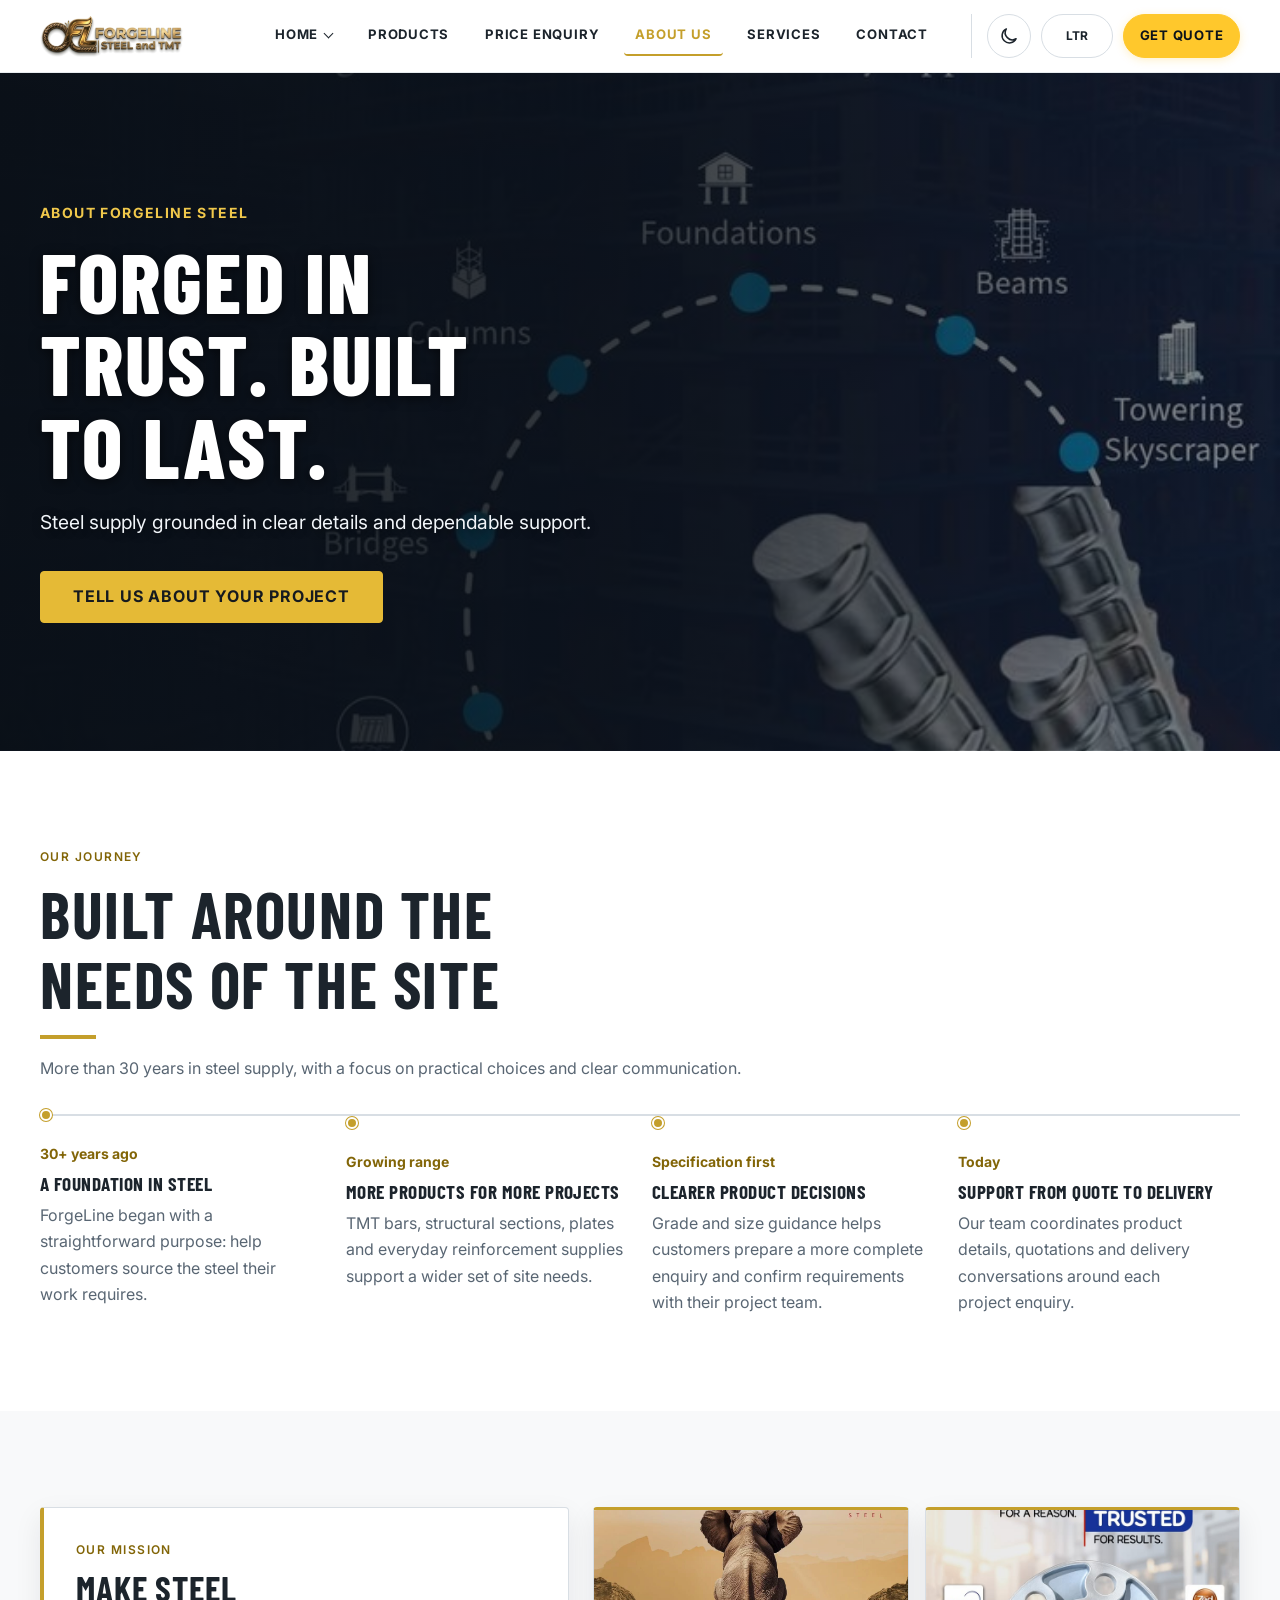
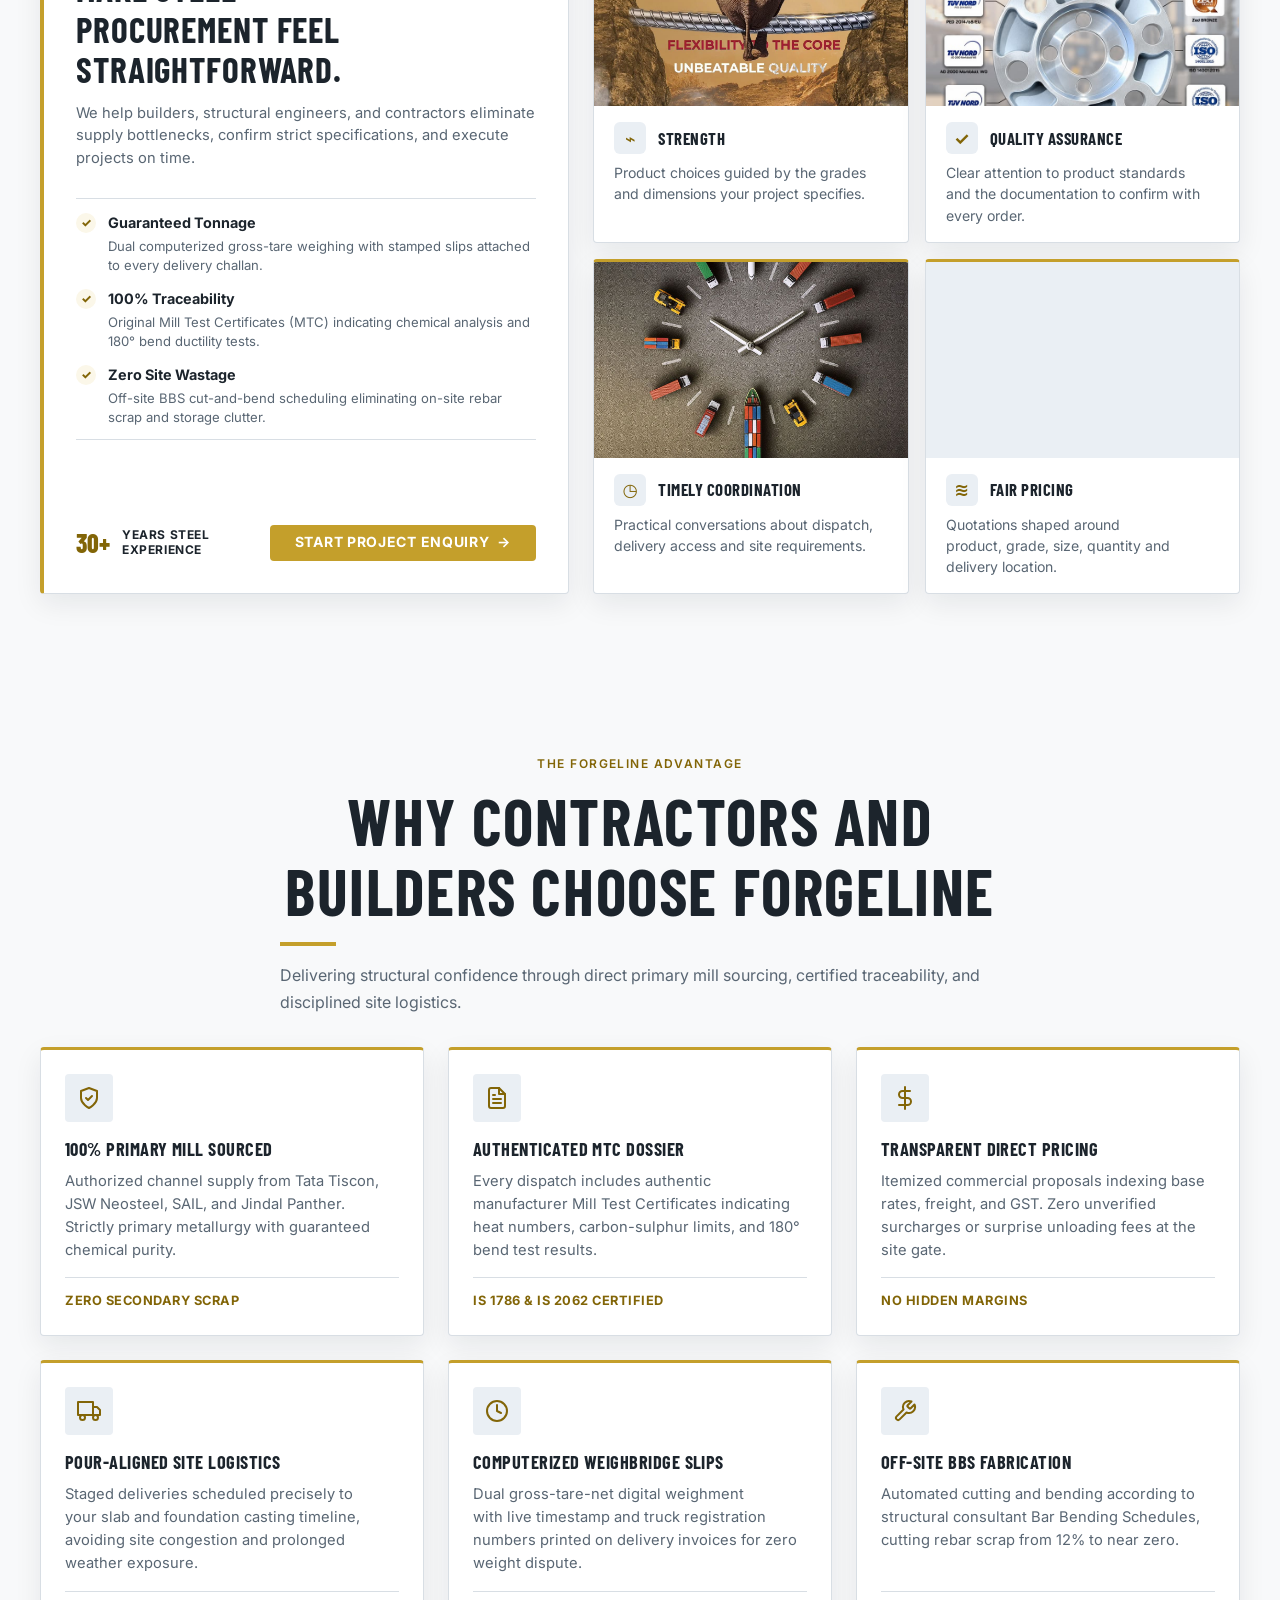
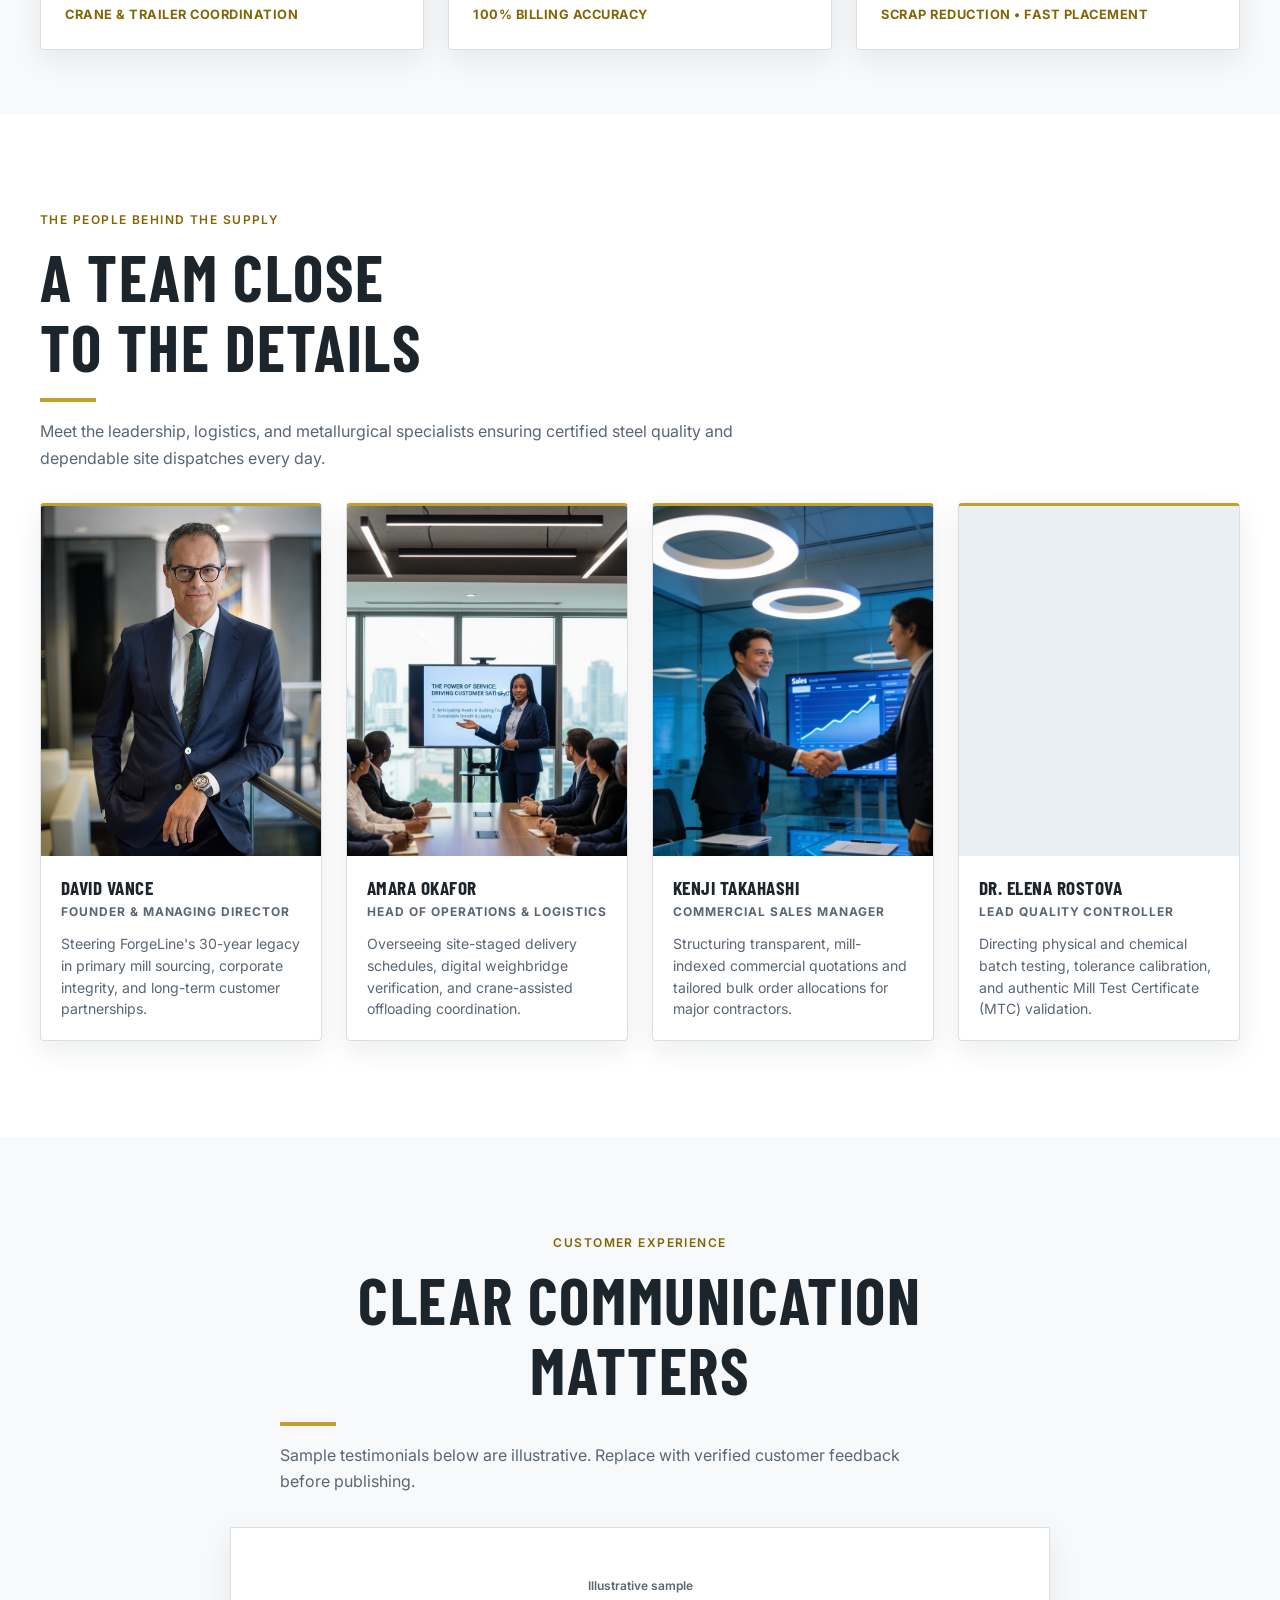
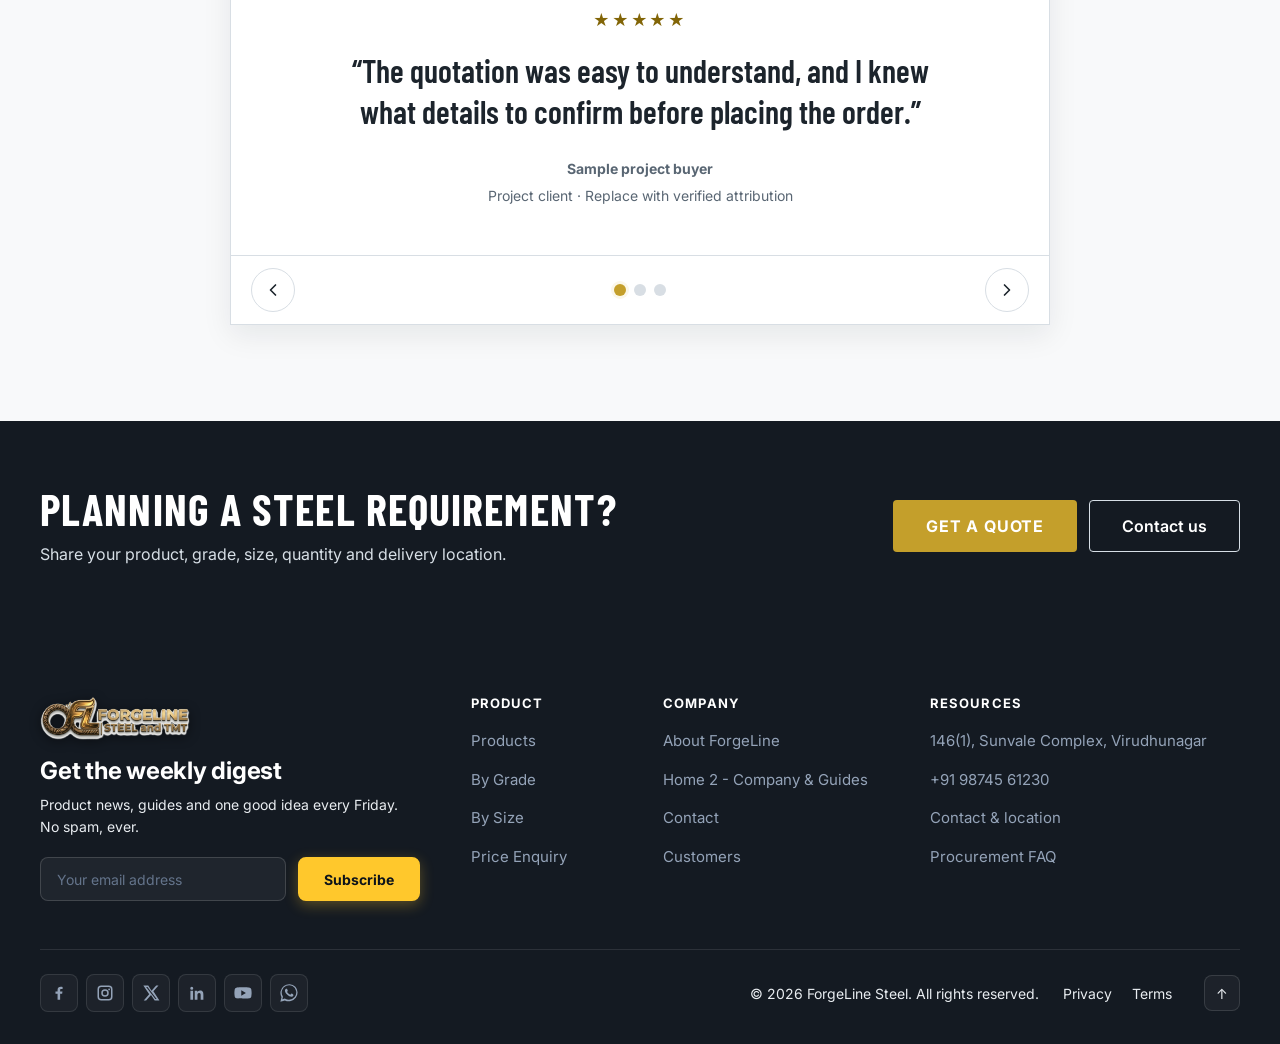
<file: pages/about.html>
<!doctype html>
<html lang="en" dir="ltr" data-theme="light">
<head>
  <meta charset="utf-8">
  <meta name="viewport" content="width=device-width, initial-scale=1">
  <meta name="description" content="Learn about ForgeLine Steel's approach to dependable TMT bars, construction steel, clear specifications and project support.">
  <meta name="theme-color" content="#0F1E2E">
  <meta property="og:type" content="website">
  <meta property="og:title" content="About Us | ForgeLine Steel">
  <meta property="og:description" content="Steel supply shaped by practical support, clear specifications and dependable project coordination.">
  <meta property="og:image" content="../assets/images/ABOUT US HERO.jpg">
  <title>About Us | ForgeLine Steel</title>
  <link rel="icon" type="image/svg+xml" href="data:image/svg+xml,%3Csvg xmlns='http://www.w3.org/2000/svg' viewBox='0 0 64 64'%3E%3Crect width='64' height='64' rx='8' fill='%230F1E2E'/%3E%3Cpath d='M12 14h40v9H12zm0 14h40v9H12zm0 14h40v9H12z' fill='%23D8AF36'/%3E%3C/svg%3E">
  <link rel="apple-touch-icon" href="../assets/images/apple-touch-icon.png">
  <link rel="stylesheet" href="../assets/css/base.css">
  <link rel="stylesheet" href="../assets/css/layout.css">
  <link rel="stylesheet" href="../assets/css/components.css">
  <link rel="stylesheet" href="../assets/css/themes.css">
  <link rel="stylesheet" href="../assets/css/responsive.css">
  <link rel="stylesheet" href="../assets/css/rtl.css">
  <link rel="stylesheet" href="../assets/css/about.css">
  <link rel="stylesheet" href="../assets/css/animations.css">
  <link rel="stylesheet" href="../assets/css/media.css">
  <script defer src="../assets/js/main.js"></script>
  <script defer src="../assets/js/theme.js"></script>
  <script defer src="../assets/js/direction.js"></script>
  <script defer src="../assets/js/nav.js"></script>
  <script defer src="../assets/js/scroll-progress.js"></script>
  <script defer src="../assets/js/data.js"></script>
  <script defer src="../assets/js/about.js"></script>
  <script defer src="../assets/js/animations.js"></script>
  <script defer src="../assets/js/media.js"></script>
</head>
<body id="top" data-base="..">
  <a class="skip-link" href="#main-content">Skip to content</a>
  <div id="site-header"></div>
  <main id="main-content">
    <section class="about-hero" aria-labelledby="about-title">
      <div class="container about-hero__inner">
        <div class="about-hero__content reveal">
          <p class="about-hero__eyebrow">About ForgeLine Steel</p>
          <h1 id="about-title">Forged in trust. Built to last.</h1>
          <p>Steel supply grounded in clear details and dependable support.</p>
          <a class="btn-primary btn-primary--lg" href="price-enquiry.html">Tell us about your project</a>
        </div>
      </div>
    </section>

    <section class="section about-story" aria-labelledby="about-story-title">
      <div class="container">
        <header class="section-heading reveal">
          <span class="section-heading__eyebrow">Our journey</span>
          <h2 id="about-story-title">Built around the needs of the site</h2>
          <p>More than 30 years in steel supply, with a focus on practical choices and clear communication.</p>
        </header>
        <ol class="about-timeline">
          <li class="about-timeline__item reveal">
            <span class="about-timeline__period">30+ years ago</span>
            <h3>A foundation in steel</h3>
            <p>ForgeLine began with a straightforward purpose: help customers source the steel their work requires.</p>
          </li>
          <li class="about-timeline__item reveal">
            <span class="about-timeline__period">Growing range</span>
            <h3>More products for more projects</h3>
            <p>TMT bars, structural sections, plates and everyday reinforcement supplies support a wider set of site needs.</p>
          </li>
          <li class="about-timeline__item reveal">
            <span class="about-timeline__period">Specification first</span>
            <h3>Clearer product decisions</h3>
            <p>Grade and size guidance helps customers prepare a more complete enquiry and confirm requirements with their project team.</p>
          </li>
          <li class="about-timeline__item reveal">
            <span class="about-timeline__period">Today</span>
            <h3>Support from quote to delivery</h3>
            <p>Our team coordinates product details, quotations and delivery conversations around each project enquiry.</p>
          </li>
        </ol>
      </div>
    </section>

    <section class="section section--muted" aria-labelledby="about-values-title">
      <div class="container about-values">
        <div class="about-values__mission reveal">
          <span class="section-heading__eyebrow">Our mission</span>
          <h2 id="about-values-title">Make steel procurement feel straightforward.</h2>
          <p class="about-values__intro">We help builders, structural engineers, and contractors eliminate supply bottlenecks, confirm strict specifications, and execute projects on time.</p>

          <div class="about-mission__pillars">
            <div class="about-mission__pillar">
              <span class="about-mission__pillar-icon" aria-hidden="true">✓</span>
              <div>
                <strong>Guaranteed Tonnage</strong>
                <p>Dual computerized gross-tare weighing with stamped slips attached to every delivery challan.</p>
              </div>
            </div>
            <div class="about-mission__pillar">
              <span class="about-mission__pillar-icon" aria-hidden="true">✓</span>
              <div>
                <strong>100% Traceability</strong>
                <p>Original Mill Test Certificates (MTC) indicating chemical analysis and 180° bend ductility tests.</p>
              </div>
            </div>
            <div class="about-mission__pillar">
              <span class="about-mission__pillar-icon" aria-hidden="true">✓</span>
              <div>
                <strong>Zero Site Wastage</strong>
                <p>Off-site BBS cut-and-bend scheduling eliminating on-site rebar scrap and storage clutter.</p>
              </div>
            </div>
          </div>

          <div class="about-mission__footer">
            <div class="about-mission__badge">
              <span class="about-mission__badge-num">30+</span>
              <span class="about-mission__badge-text">Years Steel Experience</span>
            </div>
            <a class="btn-primary btn-primary--sm" href="price-enquiry.html">Start Project Enquiry <span class="icon-dir" aria-hidden="true">→</span></a>
          </div>
        </div>
        <div class="about-values__grid">
          <article class="about-value-card reveal">
            <div class="about-value-card__media">
              <img src="../assets/images/Strength.jpg" alt="Strength - High tensile flexibility and core steel quality" width="1200" height="1200" loading="lazy" decoding="async">
            </div>
            <div class="about-value-card__body">
              <div class="about-value-card__header">
                <span class="about-value-card__icon" aria-hidden="true">⌁</span>
                <h3>Strength</h3>
              </div>
              <p>Product choices guided by the grades and dimensions your project specifies.</p>
            </div>
          </article>
          <article class="about-value-card reveal">
            <div class="about-value-card__media">
              <img src="../assets/images/Quality assurance.jpg" alt="Quality assurance - Certified quality standards backed by global certifications" width="720" height="900" loading="lazy" decoding="async">
            </div>
            <div class="about-value-card__body">
              <div class="about-value-card__header">
                <span class="about-value-card__icon" aria-hidden="true">✓</span>
                <h3>Quality assurance</h3>
              </div>
              <p>Clear attention to product standards and the documentation to confirm with every order.</p>
            </div>
          </article>
          <article class="about-value-card reveal">
            <div class="about-value-card__media">
              <img src="../assets/images/Timely coordination.jpg" alt="Timely coordination - Efficient logistics and timed dispatch coordination" width="1024" height="1024" loading="lazy" decoding="async">
            </div>
            <div class="about-value-card__body">
              <div class="about-value-card__header">
                <span class="about-value-card__icon" aria-hidden="true">◷</span>
                <h3>Timely coordination</h3>
              </div>
              <p>Practical conversations about dispatch, delivery access and site requirements.</p>
            </div>
          </article>
          <article class="about-value-card reveal">
            <div class="about-value-card__media">
              <img src="../assets/images/Fair pricing.jpg" alt="Fair pricing - Transparent value-based steel pricing without compromise" width="720" height="900" loading="lazy" decoding="async">
            </div>
            <div class="about-value-card__body">
              <div class="about-value-card__header">
                <span class="about-value-card__icon" aria-hidden="true">≋</span>
                <h3>Fair pricing</h3>
              </div>
              <p>Quotations shaped around product, grade, size, quantity and delivery location.</p>
            </div>
          </article>
        </div>
      </div>
    </section>

    <!-- Why Us / The ForgeLine Advantage Section -->
    <section class="section about-why" id="why-us" aria-labelledby="about-why-title">
      <div class="container">
        <header class="section-heading section-heading--center reveal">
          <span class="section-heading__eyebrow">The ForgeLine Advantage</span>
          <h2 id="about-why-title">Why contractors and builders choose ForgeLine</h2>
          <p>Delivering structural confidence through direct primary mill sourcing, certified traceability, and disciplined site logistics.</p>
        </header>

        <div class="about-why__grid">
          <article class="about-why-card reveal">
            <span class="about-why-card__icon" aria-hidden="true">
              <svg viewBox="0 0 24 24"><path d="M12 22s8-4 8-10V5l-8-3-8 3v7c0 6 8 10 8 10z"/><polyline points="9 12 11 14 15 10"/></svg>
            </span>
            <div class="about-why-card__body">
              <h3>100% Primary Mill Sourced</h3>
              <p>Authorized channel supply from Tata Tiscon, JSW Neosteel, SAIL, and Jindal Panther. Strictly primary metallurgy with guaranteed chemical purity.</p>
              <div class="about-why-card__tag">Zero Secondary Scrap</div>
            </div>
          </article>

          <article class="about-why-card reveal">
            <span class="about-why-card__icon" aria-hidden="true">
              <svg viewBox="0 0 24 24"><path d="M14 2H6a2 2 0 0 0-2 2v16a2 2 0 0 0 2 2h12a2 2 0 0 0 2-2V8z"/><polyline points="14 2 14 8 20 8"/><line x1="16" y1="13" x2="8" y2="13"/><line x1="16" y1="17" x2="8" y2="17"/><polyline points="10 9 9 9 8 9"/></svg>
            </span>
            <div class="about-why-card__body">
              <h3>Authenticated MTC Dossier</h3>
              <p>Every dispatch includes authentic manufacturer Mill Test Certificates indicating heat numbers, carbon-sulphur limits, and 180° bend test results.</p>
              <div class="about-why-card__tag">IS 1786 &amp; IS 2062 Certified</div>
            </div>
          </article>

          <article class="about-why-card reveal">
            <span class="about-why-card__icon" aria-hidden="true">
              <svg viewBox="0 0 24 24"><line x1="12" y1="1" x2="12" y2="23"/><path d="M17 5H9.5a3.5 3.5 0 0 0 0 7h5a3.5 3.5 0 0 1 0 7H6"/></svg>
            </span>
            <div class="about-why-card__body">
              <h3>Transparent Direct Pricing</h3>
              <p>Itemized commercial proposals indexing base rates, freight, and GST. Zero unverified surcharges or surprise unloading fees at the site gate.</p>
              <div class="about-why-card__tag">No Hidden Margins</div>
            </div>
          </article>

          <article class="about-why-card reveal">
            <span class="about-why-card__icon" aria-hidden="true">
              <svg viewBox="0 0 24 24"><rect x="1" y="3" width="15" height="13"/><polygon points="16 8 20 8 23 11 23 16 16 16 16 8"/><circle cx="5.5" cy="18.5" r="2.5"/><circle cx="18.5" cy="18.5" r="2.5"/></svg>
            </span>
            <div class="about-why-card__body">
              <h3>Pour-Aligned Site Logistics</h3>
              <p>Staged deliveries scheduled precisely to your slab and foundation casting timeline, avoiding site congestion and prolonged weather exposure.</p>
              <div class="about-why-card__tag">Crane &amp; Trailer Coordination</div>
            </div>
          </article>

          <article class="about-why-card reveal">
            <span class="about-why-card__icon" aria-hidden="true">
              <svg viewBox="0 0 24 24"><circle cx="12" cy="12" r="10"/><polyline points="12 6 12 12 16 14"/></svg>
            </span>
            <div class="about-why-card__body">
              <h3>Computerized Weighbridge Slips</h3>
              <p>Dual gross-tare-net digital weighment with live timestamp and truck registration numbers printed on delivery invoices for zero weight dispute.</p>
              <div class="about-why-card__tag">100% Billing Accuracy</div>
            </div>
          </article>

          <article class="about-why-card reveal">
            <span class="about-why-card__icon" aria-hidden="true">
              <svg viewBox="0 0 24 24"><path d="M14.7 6.3a1 1 0 0 0 0 1.4l1.6 1.6a1 1 0 0 0 1.4 0l3.77-3.77a6 6 0 0 1-7.94 7.94l-6.91 6.91a2.12 2.12 0 0 1-3-3l6.91-6.91a6 6 0 0 1 7.94-7.94l-3.76 3.76z"/></svg>
            </span>
            <div class="about-why-card__body">
              <h3>Off-Site BBS Fabrication</h3>
              <p>Automated cutting and bending according to structural consultant Bar Bending Schedules, cutting rebar scrap from 12% to near zero.</p>
              <div class="about-why-card__tag">Scrap Reduction &bull; Fast Placement</div>
            </div>
          </article>
        </div>
      </div>
    </section>

    <section class="section" aria-labelledby="about-team-title">
      <div class="container">
        <header class="section-heading reveal">
          <span class="section-heading__eyebrow">The people behind the supply</span>
          <h2 id="about-team-title">A team close to the details</h2>
          <p>Meet the leadership, logistics, and metallurgical specialists ensuring certified steel quality and dependable site dispatches every day.</p>
        </header>
        <div class="about-team__grid">
          <article class="about-team-card reveal">
            <div class="about-team-card__media">
              <img src="../assets/images/Founder.jpg" alt="David Vance - Founder and Managing Director at ForgeLine Steel" width="1080" height="1350" loading="lazy" decoding="async">
            </div>
            <div class="about-team-card__body">
              <h3 class="about-team-card__name">David Vance</h3>
              <p class="about-team-card__role">Founder &amp; Managing Director</p>
              <p class="about-team-card__bio">Steering ForgeLine's 30-year legacy in primary mill sourcing, corporate integrity, and long-term customer partnerships.</p>
            </div>
          </article>
          <article class="about-team-card reveal">
            <div class="about-team-card__media">
              <img src="../assets/images/Operations Manager.jpg" alt="Amara Okafor - Head of Operations and Site Logistics at ForgeLine Steel" width="736" height="1104" loading="lazy" decoding="async">
            </div>
            <div class="about-team-card__body">
              <h3 class="about-team-card__name">Amara Okafor</h3>
              <p class="about-team-card__role">Head of Operations &amp; Logistics</p>
              <p class="about-team-card__bio">Overseeing site-staged delivery schedules, digital weighbridge verification, and crane-assisted offloading coordination.</p>
            </div>
          </article>
          <article class="about-team-card reveal">
            <div class="about-team-card__media">
              <img src="../assets/images/Sales Manager.jpg" alt="Kenji Takahashi - Commercial Sales Manager at ForgeLine Steel" width="1200" height="1800" loading="lazy" decoding="async">
            </div>
            <div class="about-team-card__body">
              <h3 class="about-team-card__name">Kenji Takahashi</h3>
              <p class="about-team-card__role">Commercial Sales Manager</p>
              <p class="about-team-card__bio">Structuring transparent, mill-indexed commercial quotations and tailored bulk order allocations for major contractors.</p>
            </div>
          </article>
          <article class="about-team-card reveal">
            <div class="about-team-card__media">
              <img src="../assets/images/Quality Controller.jpg" alt="Dr. Elena Rostova - Lead Quality Controller and Metallurgical Specialist at ForgeLine Steel" width="1024" height="1024" loading="lazy" decoding="async">
            </div>
            <div class="about-team-card__body">
              <h3 class="about-team-card__name">Dr. Elena Rostova</h3>
              <p class="about-team-card__role">Lead Quality Controller</p>
              <p class="about-team-card__bio">Directing physical and chemical batch testing, tolerance calibration, and authentic Mill Test Certificate (MTC) validation.</p>
            </div>
          </article>
        </div>
      </div>
    </section>

    <section class="section section--muted" aria-labelledby="about-testimonials-title">
      <div class="container">
        <header class="section-heading section-heading--center reveal">
          <span class="section-heading__eyebrow">Customer experience</span>
          <h2 id="about-testimonials-title">Clear communication matters</h2>
          <p>Sample testimonials below are illustrative. Replace with verified customer feedback before publishing.</p>
        </header>
        <div class="about-slider reveal" data-about-slider role="region" aria-roledescription="carousel" aria-label="Illustrative customer testimonials" tabindex="0">
          <div class="about-slider__slides" aria-live="polite">
            <article class="about-slide" data-about-slide role="group" aria-roledescription="slide" aria-label="1 of 3">
              <p class="about-slide__tag">Illustrative sample</p>
              <div class="about-slide__rating" role="img" aria-label="5 out of 5 stars">★★★★★</div>
              <blockquote>“The quotation was easy to understand, and I knew what details to confirm before placing the order.”</blockquote>
              <p class="about-slide__byline"><strong>Sample project buyer</strong><span>Project client · Replace with verified attribution</span></p>
            </article>
            <article class="about-slide" data-about-slide role="group" aria-roledescription="slide" aria-label="2 of 3" hidden>
              <p class="about-slide__tag">Illustrative sample</p>
              <div class="about-slide__rating" role="img" aria-label="5 out of 5 stars">★★★★★</div>
              <blockquote>“Having the grade and size information together helped us prepare a more complete enquiry.”</blockquote>
              <p class="about-slide__byline"><strong>Sample procurement lead</strong><span>Construction site · Replace with verified attribution</span></p>
            </article>
            <article class="about-slide" data-about-slide role="group" aria-roledescription="slide" aria-label="3 of 3" hidden>
              <p class="about-slide__tag">Illustrative sample</p>
              <div class="about-slide__rating" role="img" aria-label="5 out of 5 stars">★★★★★</div>
              <blockquote>“Discussing delivery access before dispatch helped our team plan the site handover.”</blockquote>
              <p class="about-slide__byline"><strong>Sample site manager</strong><span>Project client · Replace with verified attribution</span></p>
            </article>
          </div>
          <div class="about-slider__controls">
            <button class="icon-button about-slider__arrow" type="button" data-about-previous aria-label="Previous testimonial">
              <svg viewBox="0 0 24 24" aria-hidden="true"><path d="m15 18-6-6 6-6"/></svg>
            </button>
            <div class="about-slider__dots" role="group" aria-label="Choose a testimonial">
              <button type="button" data-about-slide-to="0" aria-label="Show testimonial 1" aria-current="true"></button>
              <button type="button" data-about-slide-to="1" aria-label="Show testimonial 2" aria-current="false"></button>
              <button type="button" data-about-slide-to="2" aria-label="Show testimonial 3" aria-current="false"></button>
            </div>
            <button class="icon-button about-slider__arrow" type="button" data-about-next aria-label="Next testimonial">
              <svg viewBox="0 0 24 24" aria-hidden="true"><path d="m9 18 6-6-6-6"/></svg>
            </button>
          </div>
        </div>
      </div>
    </section>

    <section class="about-cta" aria-labelledby="about-cta-title">
      <div class="container about-cta__inner">
        <div>
          <h2 id="about-cta-title">Planning a steel requirement?</h2>
          <p>Share your product, grade, size, quantity and delivery location.</p>
        </div>
        <div class="about-cta__actions">
          <a class="btn-primary btn-primary--lg" href="price-enquiry.html">Get a quote</a>
          <a class="btn-outline btn-outline--lg" href="contact.html">Contact us</a>
        </div>
      </div>
    </section>
  </main>
  <div id="site-footer"></div>
</body>
</html>
</file>
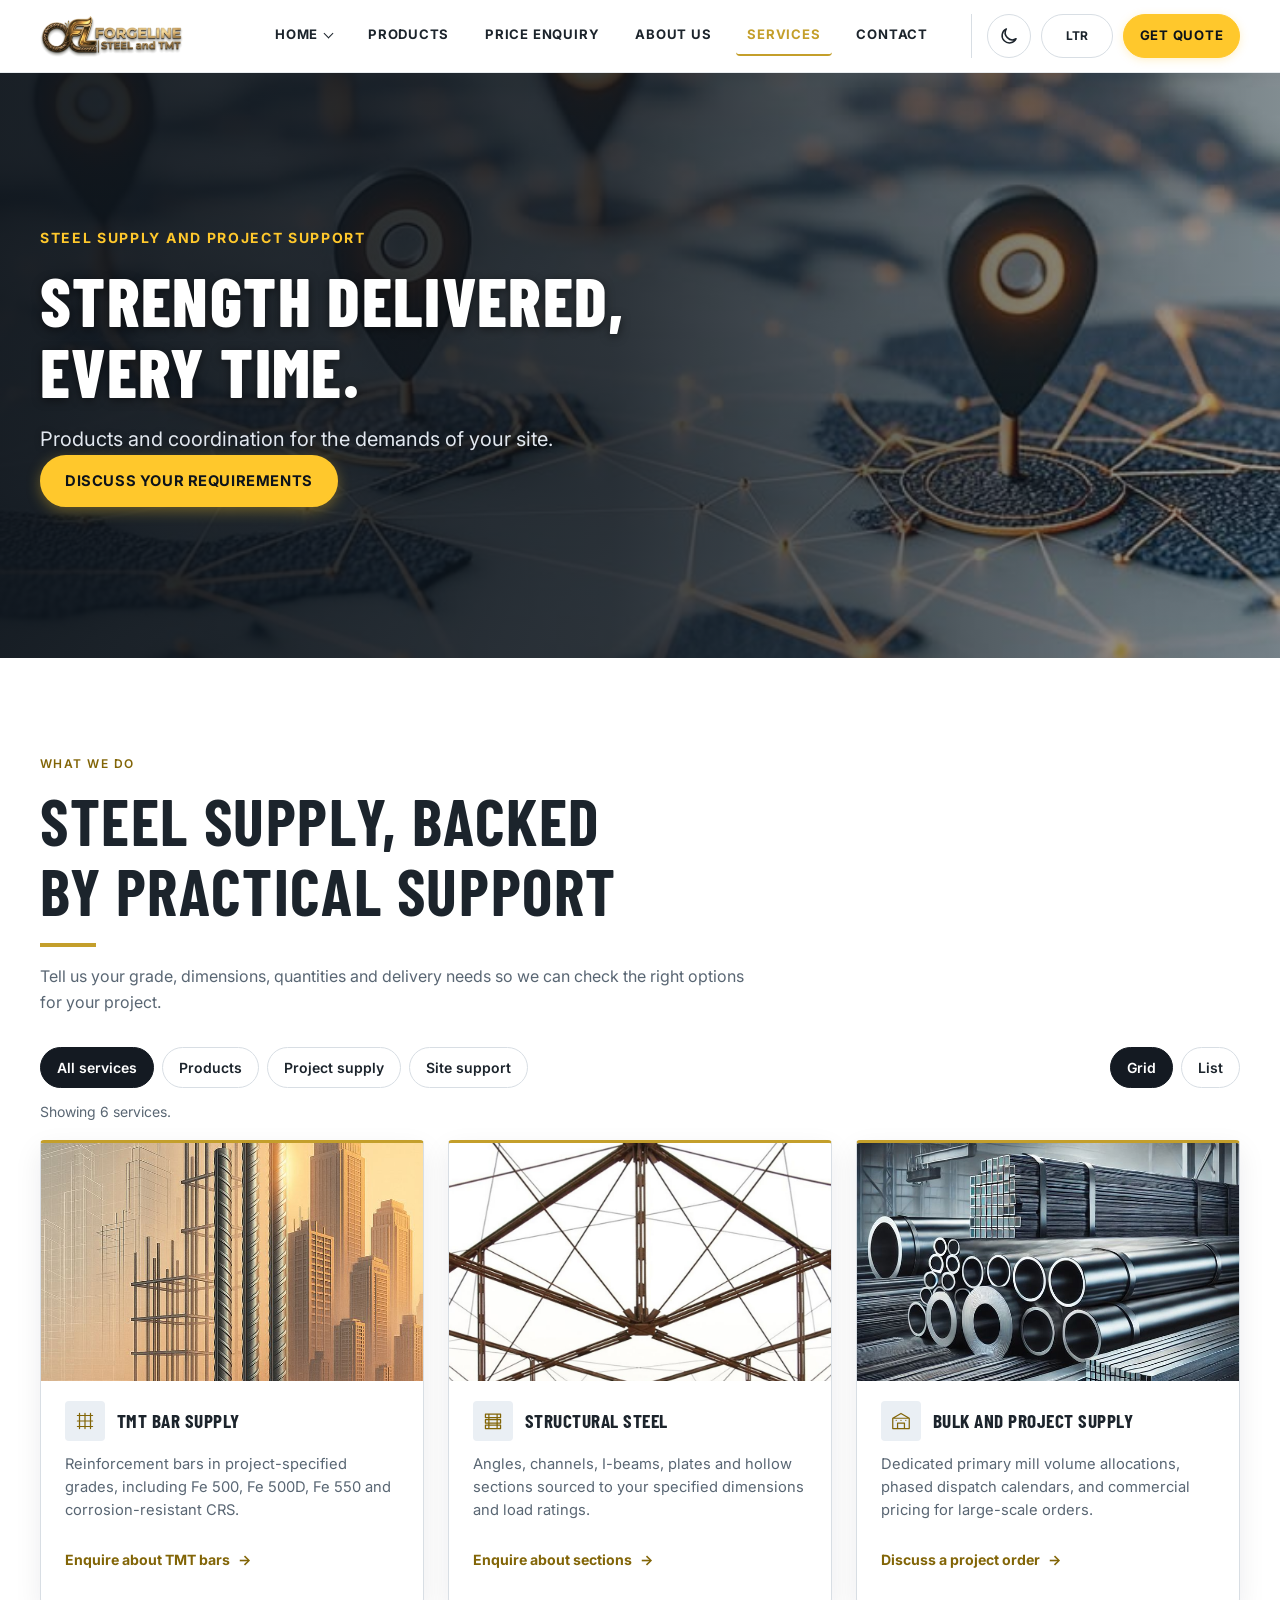
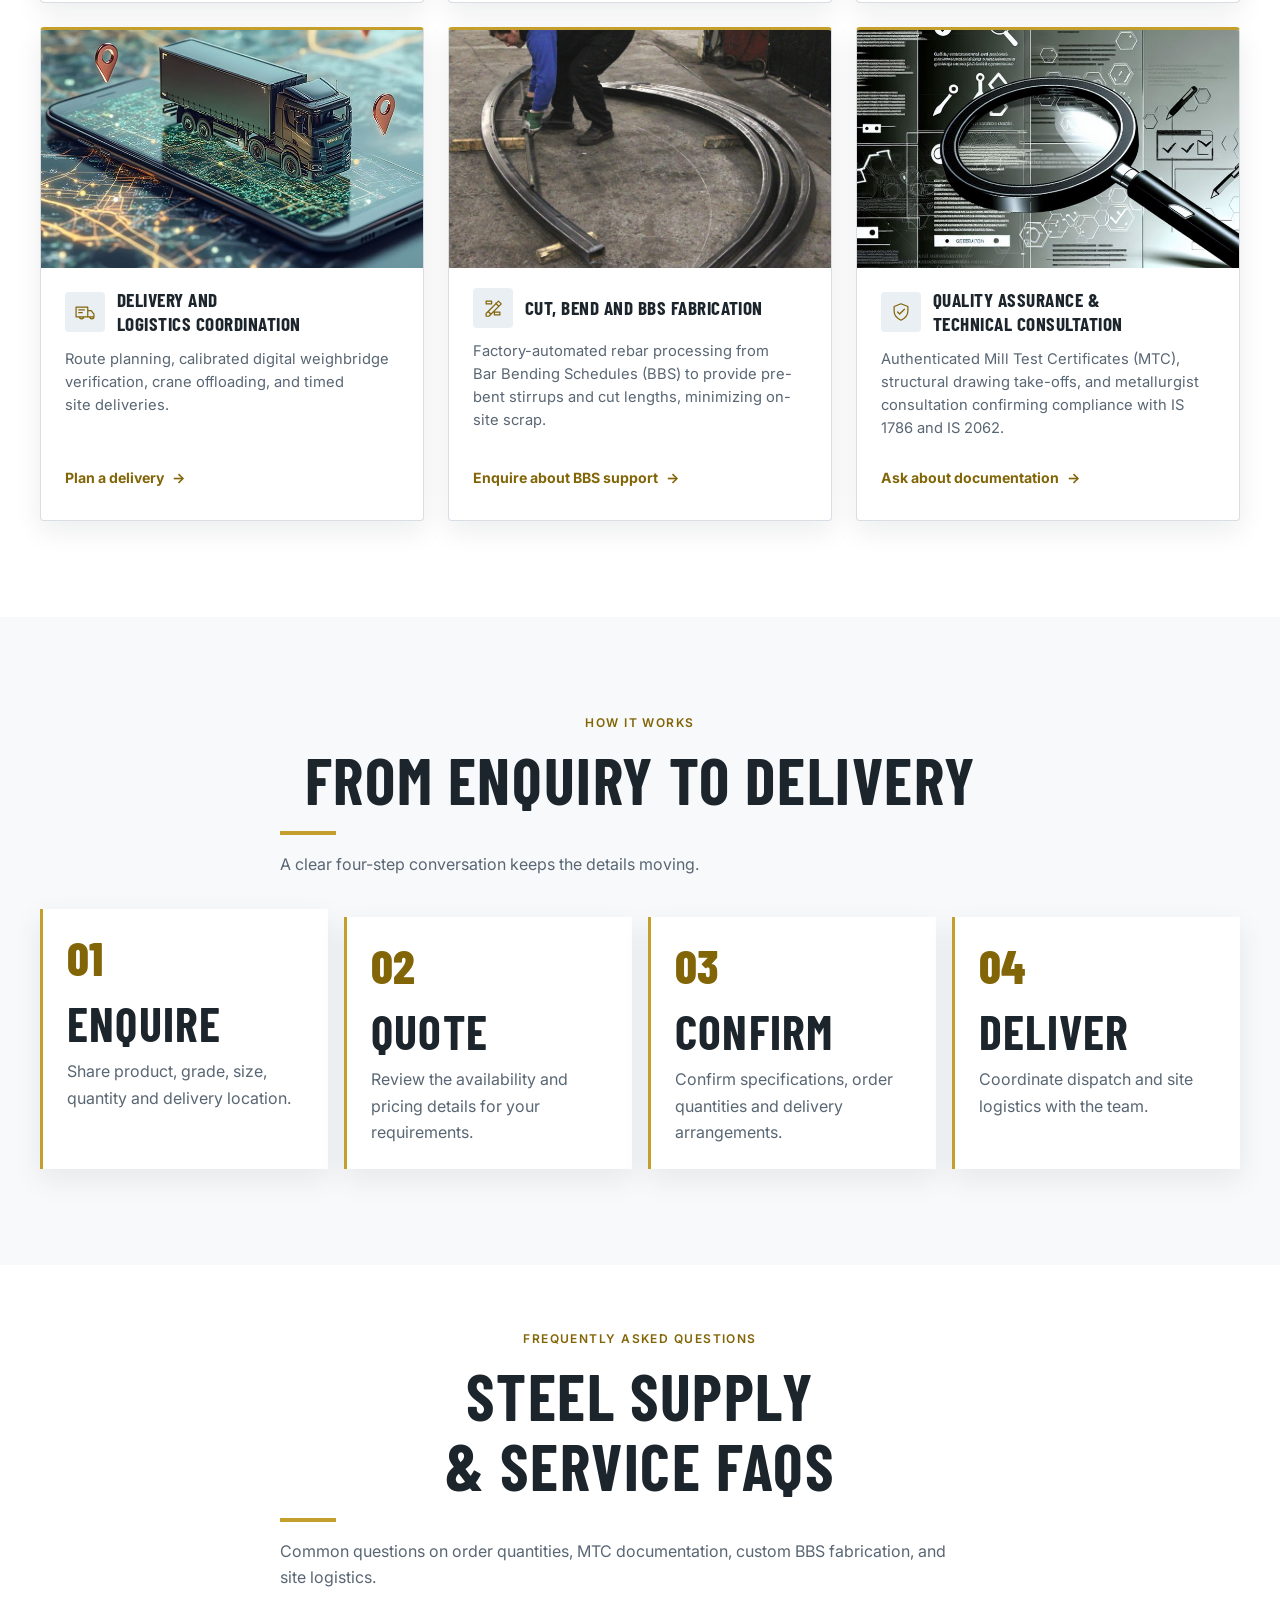
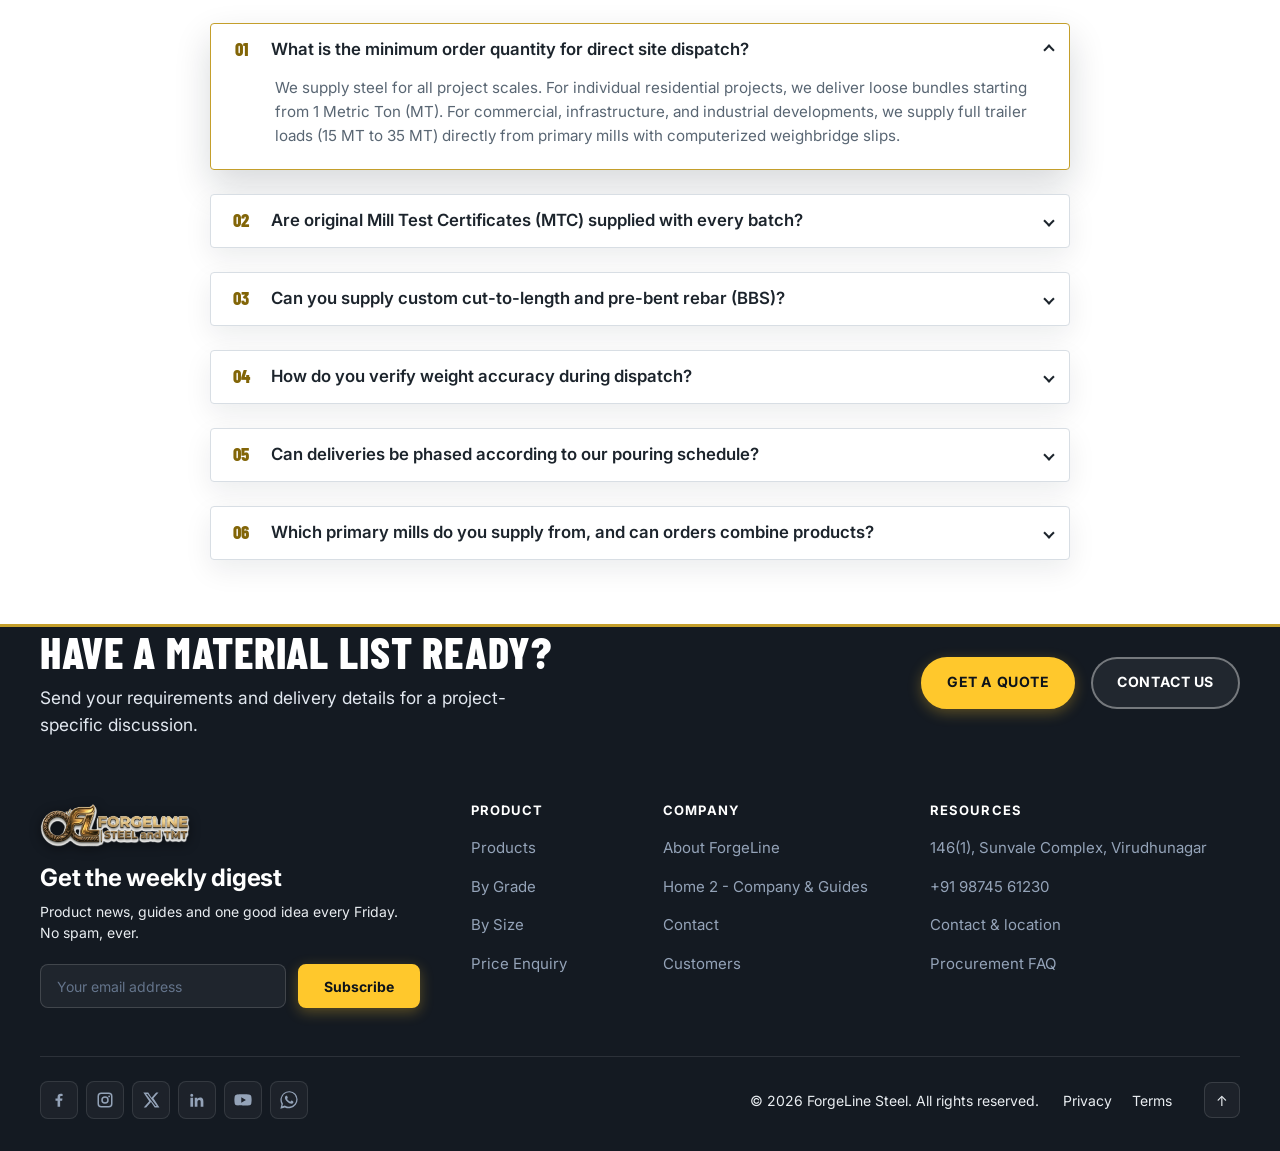
<file: pages/services.html>
<!doctype html>
<html lang="en" dir="ltr" data-theme="light">
<head>
  <meta charset="utf-8">
  <meta name="viewport" content="width=device-width, initial-scale=1">
  <meta name="description" content="Explore ForgeLine Steel's TMT bar supply, structural steel, fabrication support, project delivery and specification services.">
  <meta name="theme-color" content="#0F1E2E">
  <meta property="og:type" content="website">
  <meta property="og:title" content="Services | ForgeLine Steel">
  <meta property="og:description" content="Steel products and practical support for your construction project, from enquiry to delivery.">
  <meta property="og:image" content="../assets/images/SERVICES HERO.jpg">
  <title>Services | ForgeLine Steel</title>
  <link rel="icon" type="image/svg+xml" href="data:image/svg+xml,%3Csvg xmlns='http://www.w3.org/2000/svg' viewBox='0 0 64 64'%3E%3Crect width='64' height='64' rx='8' fill='%230F1E2E'/%3E%3Cpath d='M12 14h40v9H12zm0 14h40v9H12zm0 14h40v9H12z' fill='%23D8AF36'/%3E%3C/svg%3E">
  <link rel="apple-touch-icon" href="../assets/images/apple-touch-icon.png">
  <link rel="stylesheet" href="../assets/css/base.css">
  <link rel="stylesheet" href="../assets/css/layout.css">
  <link rel="stylesheet" href="../assets/css/components.css">
  <link rel="stylesheet" href="../assets/css/themes.css">
  <link rel="stylesheet" href="../assets/css/responsive.css">
  <link rel="stylesheet" href="../assets/css/rtl.css">
  <link rel="stylesheet" href="../assets/css/services.css">
  <link rel="stylesheet" href="../assets/css/animations.css">
  <link rel="stylesheet" href="../assets/css/media.css">
  <script defer src="../assets/js/main.js"></script>
  <script defer src="../assets/js/theme.js"></script>
  <script defer src="../assets/js/direction.js"></script>
  <script defer src="../assets/js/nav.js"></script>
  <script defer src="../assets/js/scroll-progress.js"></script>
  <script defer src="../assets/js/data.js"></script>
  <script defer src="../assets/js/services.js"></script>
  <script defer src="../assets/js/animations.js"></script>
  <script defer src="../assets/js/media.js"></script>
</head>
<body id="top" data-base="..">
  <a class="skip-link" href="#main-content">Skip to content</a>
  <div id="site-header"></div>
  <main id="main-content">
    <section class="services-hero" aria-labelledby="services-title">
      <div class="container services-hero__inner">
        <div class="services-hero__content reveal">
          <p class="services-hero__eyebrow">Steel supply and project support</p>
          <h1 id="services-title">Strength delivered, every time.</h1>
          <p>Products and coordination for the demands of your site.</p>
          <a class="btn-primary btn-primary--lg" href="price-enquiry.html">Discuss your requirements</a>
        </div>
      </div>
    </section>

    <section class="section services-catalog" aria-labelledby="services-catalog-title">
      <div class="container">
        <header class="section-heading reveal">
          <span class="section-heading__eyebrow">What we do</span>
          <h2 id="services-catalog-title">Steel supply, backed by practical support</h2>
          <p>Tell us your grade, dimensions, quantities and delivery needs so we can check the right options for your project.</p>
        </header>
        <div class="services-catalog__toolbar">
          <div class="services-catalog__filters" role="group" aria-label="Filter services">
            <button class="services-filter is-active" type="button" data-service-filter="all" aria-pressed="true" aria-controls="service-grid">All services</button>
            <button class="services-filter" type="button" data-service-filter="products" aria-pressed="false" aria-controls="service-grid">Products</button>
            <button class="services-filter" type="button" data-service-filter="project" aria-pressed="false" aria-controls="service-grid">Project supply</button>
            <button class="services-filter" type="button" data-service-filter="support" aria-pressed="false" aria-controls="service-grid">Site support</button>
          </div>
          <div class="services-catalog__views" role="group" aria-label="Service layout">
            <button class="services-view is-active" type="button" data-service-view="grid" aria-pressed="true">Grid</button>
            <button class="services-view" type="button" data-service-view="list" aria-pressed="false">List</button>
          </div>
        </div>
        <p class="services-catalog__status" data-service-status aria-live="polite"></p>
        <div class="services-grid" id="service-grid" data-services-grid>
          <article class="service-card reveal" data-service-card data-category="products">
            <div class="service-card__media">
              <img src="../assets/images/TMT bar supply.jpg" alt="TMT bar supply - Fe 500, Fe 550 and CRS reinforcement bars" width="736" height="1104" loading="lazy" decoding="async">
            </div>
            <div class="service-card__body">
              <div class="service-card__header">
                <span class="service-card__icon" aria-hidden="true">
                  <svg viewBox="0 0 32 32"><path d="M5 8h22M5 16h22M5 24h22M8 5v22m8-22v22m8-22v22"/></svg>
                </span>
                <h3>TMT bar supply</h3>
              </div>
              <p>Reinforcement bars in project-specified grades, including Fe 500, Fe 500D, Fe 550 and corrosion-resistant CRS.</p>
              <a class="text-link" href="price-enquiry.html">Enquire about TMT bars <span class="icon-dir" aria-hidden="true">→</span></a>
            </div>
          </article>
          <article class="service-card reveal" data-service-card data-category="products">
            <div class="service-card__media">
              <img src="../assets/images/Structural steel 1.jpg" alt="Structural steel - Beams, channels, angles and hollow sections" width="1000" height="1459" loading="lazy" decoding="async">
            </div>
            <div class="service-card__body">
              <div class="service-card__header">
                <span class="service-card__icon" aria-hidden="true">
                  <svg viewBox="0 0 32 32"><path d="M5 6h22v5H5zm0 8h22v5H5zm0 8h22v5H5zM10 6v21m12-21v21"/></svg>
                </span>
                <h3>Structural steel</h3>
              </div>
              <p>Angles, channels, I-beams, plates and hollow sections sourced to your specified dimensions and load ratings.</p>
              <a class="text-link" href="price-enquiry.html">Enquire about sections <span class="icon-dir" aria-hidden="true">→</span></a>
            </div>
          </article>
          <article class="service-card reveal" data-service-card data-category="project">
            <div class="service-card__media">
              <img src="../assets/images/Bulk and project supply.jpg" alt="Bulk and project supply - Dedicated mill allocations and commercial pricing" width="736" height="736" loading="lazy" decoding="async">
            </div>
            <div class="service-card__body">
              <div class="service-card__header">
                <span class="service-card__icon" aria-hidden="true">
                  <svg viewBox="0 0 32 32"><path d="M4 27V12l12-7 12 7v15H4zm0-15h24M11 27v-8h10v8M9 15h.01M16 15h.01M23 15h.01"/></svg>
                </span>
                <h3>Bulk and project supply</h3>
              </div>
              <p>Dedicated primary mill volume allocations, phased dispatch calendars, and commercial pricing for large-scale orders.</p>
              <a class="text-link" href="price-enquiry.html">Discuss a project order <span class="icon-dir" aria-hidden="true">→</span></a>
            </div>
          </article>
          <article class="service-card reveal" data-service-card data-category="project">
            <div class="service-card__media">
              <img src="../assets/images/Delivery and logistics coordination.jpg" alt="Delivery and logistics coordination - Calibrated weighbridges and timed delivery" width="736" height="552" loading="lazy" decoding="async">
            </div>
            <div class="service-card__body">
              <div class="service-card__header">
                <span class="service-card__icon" aria-hidden="true">
                  <svg viewBox="0 0 32 32"><path d="M3 9h17v14H3zm17 5h5l4 5v4h-9zm-12 9a3 3 0 1 0 6 0m9 0a3 3 0 1 0 6 0M7 13h8m-8 4h5"/></svg>
                </span>
                <h3>Delivery and logistics coordination</h3>
              </div>
              <p>Route planning, calibrated digital weighbridge verification, crane offloading, and timed site deliveries.</p>
              <a class="text-link" href="price-enquiry.html">Plan a delivery <span class="icon-dir" aria-hidden="true">→</span></a>
            </div>
          </article>
          <article class="service-card reveal" data-service-card data-category="support">
            <div class="service-card__media">
              <img src="../assets/images/Cut, bend and BBS fabrication.jpg" alt="Cut, bend and BBS fabrication - Factory-automated rebar processing from BBS" width="800" height="676" loading="lazy" decoding="async">
            </div>
            <div class="service-card__body">
              <div class="service-card__header">
                <span class="service-card__icon" aria-hidden="true">
                  <svg viewBox="0 0 32 32"><path d="M6 24 24 6l4 4L10 28H6zm3-3 4 4m7-16 4 4M6 6h8v4H6zm12 16h8v4h-8z"/></svg>
                </span>
                <h3>Cut, bend and BBS fabrication</h3>
              </div>
              <p>Factory-automated rebar processing from Bar Bending Schedules (BBS) to provide pre-bent stirrups and cut lengths, minimizing on-site scrap.</p>
              <a class="text-link" href="price-enquiry.html">Enquire about BBS support <span class="icon-dir" aria-hidden="true">→</span></a>
            </div>
          </article>
          <article class="service-card reveal" data-service-card data-category="support">
            <div class="service-card__media">
              <img src="../assets/images/Quality assurance & technical consultation.jpg" alt="Quality assurance & technical consultation - Authenticated MTCs and compliance take-offs" width="736" height="736" loading="lazy" decoding="async">
            </div>
            <div class="service-card__body">
              <div class="service-card__header">
                <span class="service-card__icon" aria-hidden="true">
                  <svg viewBox="0 0 32 32"><path d="M16 4 26 8v7c0 6-4 10-10 13C10 25 6 21 6 15V8zm-5 12 3 3 7-7"/></svg>
                </span>
                <h3>Quality assurance &amp; technical consultation</h3>
              </div>
              <p>Authenticated Mill Test Certificates (MTC), structural drawing take-offs, and metallurgist consultation confirming compliance with IS 1786 and IS 2062.</p>
              <a class="text-link" href="price-enquiry.html">Ask about documentation <span class="icon-dir" aria-hidden="true">→</span></a>
            </div>
          </article>
        </div>
      </div>
    </section>

    <section class="section section--muted services-process" aria-labelledby="services-process-title">
      <div class="container">
        <header class="section-heading section-heading--center reveal">
          <span class="section-heading__eyebrow">How it works</span>
          <h2 id="services-process-title">From enquiry to delivery</h2>
          <p>A clear four-step conversation keeps the details moving.</p>
        </header>
        <ol class="services-process__steps">
          <li class="services-process__step reveal"><span>01</span><h3>Enquire</h3><p>Share product, grade, size, quantity and delivery location.</p></li>
          <li class="services-process__step reveal"><span>02</span><h3>Quote</h3><p>Review the availability and pricing details for your requirements.</p></li>
          <li class="services-process__step reveal"><span>03</span><h3>Confirm</h3><p>Confirm specifications, order quantities and delivery arrangements.</p></li>
          <li class="services-process__step reveal"><span>04</span><h3>Deliver</h3><p>Coordinate dispatch and site logistics with the team.</p></li>
        </ol>
      </div>
    </section>

    <section class="section services-faq" id="faq" aria-labelledby="services-faq-title">
      <div class="container">
        <header class="section-heading section-heading--center reveal">
          <span class="section-heading__eyebrow">Frequently Asked Questions</span>
          <h2 id="services-faq-title">Steel Supply &amp; Service FAQs</h2>
          <p>Common questions on order quantities, MTC documentation, custom BBS fabrication, and site logistics.</p>
        </header>

        <div class="services-faq__list reveal">
          <details class="accordion services-faq__item" open>
            <summary class="services-faq__summary">
              <span class="services-faq__num">01</span>
              <span class="services-faq__question">What is the minimum order quantity for direct site dispatch?</span>
            </summary>
            <div class="accordion__body">
              <p>We supply steel for all project scales. For individual residential projects, we deliver loose bundles starting from 1 Metric Ton (MT). For commercial, infrastructure, and industrial developments, we supply full trailer loads (15 MT to 35 MT) directly from primary mills with computerized weighbridge slips.</p>
            </div>
          </details>

          <details class="accordion services-faq__item">
            <summary class="services-faq__summary">
              <span class="services-faq__num">02</span>
              <span class="services-faq__question">Are original Mill Test Certificates (MTC) supplied with every batch?</span>
            </summary>
            <div class="accordion__body">
              <p>Yes. Every single dispatch is accompanied by an authenticated manufacturer Mill Test Certificate (MTC) indicating chemical analysis (Carbon, Sulphur, and Phosphorus percentages) and physical properties (0.2% Proof Stress, Tensile Strength, Elongation, and 180° Bend/Re-bend tests) matching IS 1786 or IS 2062 standards.</p>
            </div>
          </details>

          <details class="accordion services-faq__item">
            <summary class="services-faq__summary">
              <span class="services-faq__num">03</span>
              <span class="services-faq__question">Can you supply custom cut-to-length and pre-bent rebar (BBS)?</span>
            </summary>
            <div class="accordion__body">
              <p>Yes. Our automated off-site cut-and-bend facility processes your structural consultant's Bar Bending Schedule (BBS) to fabricate pre-cut rebar, stirrups, column cages, and foundation mats to exact tolerances. This minimizes on-site scrap from typical 8-12% down to near zero and speeds site placement by up to 30%.</p>
            </div>
          </details>

          <details class="accordion services-faq__item">
            <summary class="services-faq__summary">
              <span class="services-faq__num">04</span>
              <span class="services-faq__question">How do you verify weight accuracy during dispatch?</span>
            </summary>
            <div class="accordion__body">
              <p>Every dispatch vehicle undergoes a dual computerized gross-tare-net weighing process on our calibrated, stamp-verified electronic weighbridges. A stamped printout indicating truck registration, entry/exit timestamp, gross weight, tare weight, and net steel tonnage accompanies your delivery challan and invoice.</p>
            </div>
          </details>

          <details class="accordion services-faq__item">
            <summary class="services-faq__summary">
              <span class="services-faq__num">05</span>
              <span class="services-faq__question">Can deliveries be phased according to our pouring schedule?</span>
            </summary>
            <div class="accordion__body">
              <p>Yes. We coordinate staged delivery schedules aligned precisely with your site pouring calendar (substructure, podium, columns, and slabs). This ensures you have reinforcement ready on-site without cluttering limited staging space or exposing steel to prolonged weather corrosion.</p>
            </div>
          </details>

          <details class="accordion services-faq__item">
            <summary class="services-faq__summary">
              <span class="services-faq__num">06</span>
              <span class="services-faq__question">Which primary mills do you supply from, and can orders combine products?</span>
            </summary>
            <div class="accordion__body">
              <p>We are authorized distributors and channel partners for India's leading primary steel manufacturers, including Tata Tiscon, JSW Neosteel, SAIL, and Jindal Steel. We can combine multiple diameters of TMT rebar, structural beams, MS channels, and binding wire in a single coordinated project consignment.</p>
            </div>
          </details>
        </div>
      </div>
    </section>

    <section class="services-cta" aria-labelledby="services-cta-title">
      <div class="container services-cta__inner">
        <div class="services-cta__content">
          <h2 id="services-cta-title">Have a material list ready?</h2>
          <p>Send your requirements and delivery details for a project-specific discussion.</p>
        </div>
        <div class="services-cta__actions">
          <a class="btn-primary btn-primary--lg" href="price-enquiry.html">Get a quote</a>
          <a class="btn-outline btn-outline--lg" href="contact.html">Contact us</a>
        </div>
      </div>
    </section>
  </main>
  <div id="site-footer"></div>
</body>
</html>
</file>
<file: assets/css/base.css>
@import url("https://fonts.googleapis.com/css2?family=Barlow+Condensed:wght@600;700;800&family=Inter:wght@400;500;600;700&display=swap");

:root {
  color-scheme: light;
  --font-heading: "Barlow Condensed", system-ui, sans-serif;
  --font-body: "Inter", system-ui, sans-serif;
  --font-size-xs: 0.75rem;
  --font-size-sm: 0.875rem;
  --font-size-md: 1rem;
  --font-size-lg: clamp(1.125rem, 1.5vw, 1.25rem);
  --font-size-xl: clamp(1.5rem, 3vw, 2rem);
  --font-size-2xl: clamp(2rem, 4vw, 3rem);
  --font-size-3xl: clamp(2.5rem, 6vw, 4rem);
  --font-size-display: clamp(3rem, 7vw, 5.5rem);
  --space-1: 4px;
  --space-2: 8px;
  --space-3: 12px;
  --space-4: 16px;
  --space-5: 20px;
  --space-6: 24px;
  --space-8: 32px;
  --space-10: 40px;
  --space-12: 48px;
  --space-16: 64px;
  --space-24: 96px;
  --radius-sm: 4px;
  --radius: 4px;
  --border-width: 1px;
  --container-width: 1240px;
  --gutter: 20px;
  --card-grid-gap: var(--space-4);
  --card-padding: 24px;
  --header-height: 72px;
  --z-base: 0;
  --z-raised: 10;
  --z-sticky: 100;
  --z-header: 200;
  --z-drawer: 300;
  --z-toast: 400;
  --z-skip-link: 500;
}

*,
*::before,
*::after {
  box-sizing: border-box;
}

html {
  min-width: 320px;
  overflow-x: clip;
  scroll-behavior: smooth;
  scroll-padding-block-start: calc(var(--header-height) + var(--space-4));
  -webkit-text-size-adjust: 100%;
  text-size-adjust: 100%;
}

body {
  min-width: 320px;
  min-height: 100vh;
  margin: 0;
  color: var(--color-text);
  background: var(--color-bg);
  font-family: var(--font-body);
  font-size: var(--font-size-md);
  line-height: 1.65;
  transition: color 200ms ease, background-color 200ms ease;
}

button,
input,
select,
textarea {
  color: inherit;
  font: inherit;
}

button,
a {
  -webkit-tap-highlight-color: transparent;
}

button {
  cursor: pointer;
}

button:disabled,
input:disabled,
select:disabled,
textarea:disabled {
  cursor: not-allowed;
  opacity: 0.58;
}

img,
picture,
svg,
video,
canvas {
  display: block;
  max-width: 100%;
}

img {
  height: auto;
}

/* Global standardized image container strategy */
.image-frame,
.image-container {
  position: relative;
  width: 100%;
  aspect-ratio: 4 / 3;
  display: flex;
  align-items: center;
  justify-content: center;
  overflow: hidden;
  background: var(--color-surface);
  border: 1px solid var(--color-border);
  border-radius: var(--radius);
  padding: var(--space-3);
}

.image-frame img,
.image-container img {
  width: 100%;
  height: 100%;
  object-fit: contain;
  object-position: center;
  display: block;
}

iframe {
  border: 0;
}

fieldset {
  min-width: 0;
  padding: 0;
  margin: 0;
  border: 0;
}

legend {
  padding: 0;
}

h1,
h2,
h3,
h4,
h5,
h6,
p,
figure,
blockquote {
  margin: 0;
}

h1,
h2,
h3,
h4,
h5,
h6 {
  color: var(--color-text);
  font-family: var(--font-heading);
  font-weight: 700;
  line-height: 1.1;
  text-transform: uppercase;
  letter-spacing: 0.025em;
  text-wrap: balance;
}

h1 {
  font-size: var(--font-size-display);
}

h2 {
  font-size: var(--font-size-3xl);
}

h3 {
  font-size: var(--font-size-2xl);
}

h4 {
  font-size: var(--font-size-xl);
}

h5 {
  font-size: var(--font-size-lg);
}

h6 {
  font-size: var(--font-size-md);
}

p {
  color: var(--color-muted);
  text-wrap: pretty;
}

a {
  color: var(--color-accent-text);
  text-decoration-thickness: 0.08em;
  text-underline-offset: 0.2em;
}

a:hover {
  color: var(--color-text);
}

ul,
ol {
  padding-inline-start: 1.5em;
}

li + li {
  margin-block-start: var(--space-2);
}

hr {
  height: var(--border-width);
  border: 0;
  background: var(--color-border);
}

table {
  width: 100%;
  border-collapse: collapse;
  border-spacing: 0;
  text-align: start;
}

th,
td {
  padding: var(--space-3) var(--space-4);
  border-block-end: var(--border-width) solid var(--color-border);
  text-align: start;
  vertical-align: top;
}

th {
  color: var(--color-text);
  font-weight: 600;
}

::selection {
  color: var(--color-navy);
  background: var(--color-orange);
}

:focus {
  outline: none;
}

:focus-visible {
  outline: 3px solid var(--color-focus);
  outline-offset: 3px;
}

:target {
  scroll-margin-block-start: calc(var(--header-height) + var(--space-6));
}

.skip-link {
  position: fixed;
  z-index: var(--z-skip-link);
  inset-block-start: var(--space-2);
  inset-inline-start: var(--space-2);
  padding: var(--space-3) var(--space-4);
  transform: translateY(-160%);
  border-radius: var(--radius);
  color: var(--color-inverse);
  background: var(--color-navy);
  text-decoration: none;
}

.skip-link:focus {
  transform: translateY(0);
}

.visually-hidden {
  position: absolute;
  overflow: hidden;
  width: 1px;
  height: 1px;
  padding: 0;
  clip: rect(0, 0, 0, 0);
  white-space: nowrap;
  border: 0;
}

@media (prefers-reduced-motion: reduce) {
  *,
  *::before,
  *::after {
    scroll-behavior: auto !important;
    animation-duration: 0.01ms !important;
    animation-iteration-count: 1 !important;
    transition-duration: 0.01ms !important;
  }
}
</file>
<file: assets/css/layout.css>
.container {
  width: min(100% - (var(--gutter) * 2), var(--container-width));
  margin-inline: auto;
}

.container--wide {
  --container-width: 1440px;
}

.section {
  padding-block: clamp(var(--space-12), 8vw, var(--space-24));
}

.section--compact {
  padding-block: var(--space-12);
}

.section--muted {
  background: var(--color-surface);
}

.section__head,
.section-heading {
  max-width: 720px;
  margin-block-end: var(--space-8);
  margin-inline-start: 0;
  margin-inline-end: auto;
  text-align: start;
}

.section__head--center,
.section-heading--center {
  margin-inline: auto;
  text-align: center;
}

.section__head--start,
.section-heading--start {
  margin-inline: 0;
  text-align: start;
}

.section__head--start .steel-bar {
  margin-inline: 0;
}

.section__head--center .steel-bar,
.section-heading--center h2::after {
  margin-inline: auto;
}

.section__eyebrow,
.section-heading__eyebrow,
.eyebrow {
  display: block;
  margin-block-end: var(--space-3);
  color: var(--color-orange-text);
  font-size: var(--font-size-xs);
  font-weight: 600;
  letter-spacing: 0.12em;
  text-transform: uppercase;
}

.section__title {
  color: var(--color-text);
}

.section__description {
  max-width: 68ch;
  margin-block-start: var(--space-4);
  color: var(--color-muted);
}

.section__head--center .section__description {
  margin-inline: auto;
}

.steel-bar,
.section-heading h2::after {
  display: block;
  width: 56px;
  height: 4px;
  margin-block-start: var(--space-4);
  margin-inline-start: 0;
  margin-inline-end: auto;
  background: var(--color-orange);
}

.section-heading h2::after {
  content: "";
}

.section-heading p {
  margin-block-start: var(--space-4);
  text-align: start;
}

.grid {
  display: grid;
  gap: var(--space-6);
}

.grid--12 {
  grid-template-columns: 1fr;
}

.grid--8 {
  grid-template-columns: 1fr;
}

.grid--4 {
  grid-template-columns: 1fr;
}

.grid__span-2,
.grid__span-3,
.grid__span-4,
.grid__span-6,
.grid__span-8,
.grid__span-12 {
  grid-column: 1 / -1;
}

.grid--cards-2,
.card-grid--2 {
  display: grid;
  grid-template-columns: 1fr;
  gap: var(--space-6);
}

.grid--cards-3,
.card-grid--3 {
  display: grid;
  grid-template-columns: 1fr;
  gap: var(--space-6);
}

.grid--cards-4,
.card-grid--4 {
  display: grid;
  grid-template-columns: 1fr;
  gap: var(--space-6);
}

.grid--equal > *,
.card-grid--2 > *,
.card-grid--3 > *,
.card-grid--4 > * {
  min-width: 0;
  height: 100%;
}

.split {
  display: grid;
  align-items: center;
  gap: var(--space-8);
}

.hero,
.page-hero {
  position: relative;
  isolation: isolate;
  overflow: hidden;
  min-height: clamp(520px, 68vh, 680px);
  display: flex;
  align-items: center;
  justify-content: center;
  background-color: #0A0F16;
  background-image:
    linear-gradient(rgba(255, 255, 255, 0.035) 1px, transparent 1px),
    linear-gradient(90deg, rgba(255, 255, 255, 0.035) 1px, transparent 1px),
    radial-gradient(circle at 82% 40%, rgba(216, 175, 54, 0.14) 0%, transparent 60%);
  background-size: 44px 44px, 44px 44px, auto;
  padding-block: clamp(48px, 6vw, 76px);
  padding-inline: clamp(16px, 5vw, 72px);
  color: #FFFFFF;
}

.hero__container,
.page-hero__container {
  width: min(100%, 1180px);
  margin-inline: auto;
  position: relative;
  z-index: 2;
}

.hero__badge,
.page-hero__badge {
  display: inline-flex;
  align-items: center;
  gap: 8px;
  padding: 6px 16px;
  background: rgba(216, 175, 54, 0.12);
  border: 1px solid rgba(216, 175, 54, 0.45);
  border-radius: 9999px;
  box-shadow: 0 0 16px rgba(216, 175, 54, 0.12);
  color: #FFC82C;
  font-family: var(--font-heading);
  font-size: 0.82rem;
  font-weight: 700;
  letter-spacing: 0.08em;
  text-transform: uppercase;
  margin-block-end: var(--space-4);
}

.hero__badge-icon,
.page-hero__badge-icon {
  font-size: 0.85rem;
  line-height: 1;
}

.hero .eyebrow,
.page-hero .eyebrow {
  color: #FFC82C;
  margin-block-end: 0;
  display: inline;
}

.hero__grid,
.page-hero__grid {
  display: grid;
  grid-template-columns: 1fr;
  gap: var(--space-8);
  align-items: center;
}

@media (min-width: 992px) {
  .hero__grid,
  .page-hero__grid {
    grid-template-columns: 1.15fr 0.85fr;
    gap: clamp(36px, 4vw, 64px);
  }
}

.hero__content-col,
.hero__content,
.page-hero__content-col,
.page-hero__content {
  display: flex;
  flex-direction: column;
  justify-content: center;
  align-items: flex-start;
  text-align: start;
  z-index: 2;
}

.hero h1,
.hero__title,
.page-hero h1,
.page-hero__title {
  margin-inline: 0;
  margin-block: 0 var(--space-4);
  color: #FFFFFF;
  font-family: var(--font-heading);
  font-size: clamp(2.4rem, 4.8vw, 4.2rem);
  text-transform: uppercase;
  letter-spacing: 0.02em;
  font-weight: 800;
  line-height: 1.05;
  text-align: start;
}

.hero__title-white,
.page-hero__title-white {
  color: #FFFFFF;
  display: block;
}

.hero__title-accent,
.hero__title-gold,
.page-hero__title-accent,
.page-hero__title-gold {
  display: block;
  color: #FFC82C;
  text-shadow: 0 0 24px rgba(255, 200, 44, 0.35);
}

.hero p,
.hero__lead,
.page-hero p,
.page-hero__lead {
  margin-inline: 0;
  max-width: 580px;
  color: #B8C7D5;
  font-size: clamp(1rem, 1.2vw, 1.12rem);
  line-height: 1.6;
  text-align: start;
  margin-block-end: var(--space-6);
}

.hero__actions,
.page-hero__actions {
  display: flex;
  flex-wrap: wrap;
  justify-content: flex-start;
  align-items: center;
  gap: var(--space-3);
  margin-block-end: var(--space-6);
}

/* Primary Gold Pill Button matching reference */
.btn-primary--pill,
.hero .btn-primary,
.cta-band .btn-primary,
.page-hero .btn-primary {
  border-radius: 9999px;
  padding: 11px clamp(16px, 1.3vw, 22px);
  background-color: #FFC82C;
  color: #0D131A;
  border: 2px solid #FFC82C;
  font-weight: 700;
  text-transform: uppercase;
  letter-spacing: 0.04em;
  font-size: 0.86rem;
  box-shadow: 0 4px 18px rgba(255, 200, 44, 0.35);
  display: inline-flex;
  align-items: center;
  justify-content: center;
  white-space: nowrap;
  gap: var(--space-2);
  transition: transform 200ms ease, background-color 200ms ease, border-color 200ms ease, color 200ms ease, box-shadow 200ms ease;
  text-decoration: none;
  flex: 0 0 auto;
}

.btn-primary--pill:hover,
.hero .btn-primary:hover,
.cta-band .btn-primary:hover,
.page-hero .btn-primary:hover {
  background-color: #E5B220;
  border-color: #E5B220;
  color: #0D131A;
  transform: translateY(-2px);
  box-shadow: 0 6px 24px rgba(255, 200, 44, 0.5);
}

/* Secondary & Outline Cohesive Frosted Buttons */
.btn-secondary--pill,
.hero .btn-secondary,
.page-hero .btn-secondary,
.btn-outline--pill,
.hero .btn-outline,
.cta-band .btn-outline,
.page-hero .btn-outline {
  border-radius: 9999px;
  padding: 11px clamp(14px, 1.2vw, 18px);
  background-color: rgba(255, 255, 255, 0.06);
  color: #FFFFFF;
  border: 2px solid rgba(255, 255, 255, 0.38);
  font-weight: 700;
  text-transform: uppercase;
  letter-spacing: 0.04em;
  font-size: 0.86rem;
  box-shadow: 0 2px 8px rgba(0, 0, 0, 0.2);
  display: inline-flex;
  align-items: center;
  justify-content: center;
  white-space: nowrap;
  gap: var(--space-2);
  backdrop-filter: blur(6px);
  -webkit-backdrop-filter: blur(6px);
  transition: transform 200ms ease, background-color 200ms ease, border-color 200ms ease, color 200ms ease, box-shadow 200ms ease;
  text-decoration: none;
  flex: 0 0 auto;
}

.btn-secondary--pill:hover,
.hero .btn-secondary:hover,
.page-hero .btn-secondary:hover,
.btn-outline--pill:hover,
.hero .btn-outline:hover,
.cta-band .btn-outline:hover,
.page-hero .btn-outline:hover {
  background-color: rgba(255, 255, 255, 0.16);
  border-color: #FFFFFF;
  color: #FFFFFF;
  transform: translateY(-2px);
  box-shadow: 0 4px 16px rgba(0, 0, 0, 0.3);
}

/* Grid placement for the hero and page-hero media columns */
.hero__media-col,
.page-hero__media-col {
  display: grid;
  place-items: center;
  justify-items: center;
  width: 100%;
}

.hero__image-frame,
.page-hero__image-frame {
  position: relative;
  width: 100%;
  max-width: 520px;
  aspect-ratio: 4 / 3;
  border-radius: 20px;
  overflow: hidden;
  background: radial-gradient(circle at center, #15202D 0%, #0B1118 100%);
  border: 1px solid rgba(216, 175, 54, 0.35);
  box-shadow: 0 20px 48px rgba(0, 0, 0, 0.65), 0 0 32px rgba(216, 175, 54, 0.12);
  display: flex;
  align-items: center;
  justify-content: center;
  padding: var(--space-3);
  margin-inline: auto;
  transition: transform 300ms ease, box-shadow 300ms ease, border-color 300ms ease;
}

.hero__image-frame:hover,
.page-hero__image-frame:hover {
  transform: translateY(-4px);
  border-color: rgba(255, 200, 44, 0.65);
  box-shadow: 0 24px 56px rgba(0, 0, 0, 0.75), 0 0 40px rgba(216, 175, 54, 0.22);
}

.hero__image,
.page-hero__image {
  width: 100%;
  height: 100%;
  object-fit: contain;
  object-position: center;
  display: block;
}

/* Proof checklist row: directly below buttons matching reference */
.hero__proof,
.hero__checklist,
.page-hero__proof,
.page-hero__checklist {
  display: flex;
  flex-wrap: wrap;
  align-items: center;
  gap: clamp(10px, 1.6vw, 24px);
  margin-block-start: clamp(var(--space-4), 2vw, var(--space-5));
  padding-block-start: clamp(var(--space-3), 1.5vw, var(--space-4));
  border-block-start: 1px solid rgba(255, 255, 255, 0.1);
  color: #D2DDE6;
  text-align: start;
  width: 100%;
}

.hero__proof-item,
.hero__check-item,
.page-hero__proof-item,
.page-hero__check-item {
  display: inline-flex;
  align-items: center;
  gap: 6px;
  font-size: 0.86rem;
  font-weight: 600;
  color: #D2DDE6;
  white-space: nowrap;
}

.hero__proof-item strong,
.hero__check-item strong,
.page-hero__proof-item strong,
.page-hero__check-item strong {
  display: inline;
  font-family: var(--font-body);
  font-size: 0.86rem;
  font-weight: 700;
  text-transform: none;
  letter-spacing: 0;
  color: #FFFFFF;
  margin-inline-end: 2px;
}

.hero__proof-item span,
.hero__check-item span,
.page-hero__proof-item span,
.page-hero__check-item span {
  display: inline;
  font-size: 0.86rem;
  font-weight: 500;
  color: #B5C4D3;
  margin-block-start: 0;
}

.hero__check-icon,
.hero__proof-item::before,
.page-hero__proof-item::before {
  content: "✔";
  color: #FFC82C;
  background: rgba(255, 200, 44, 0.15);
  border: 1px solid rgba(255, 200, 44, 0.45);
  width: 20px;
  height: 20px;
  border-radius: 50%;
  display: inline-flex;
  align-items: center;
  justify-content: center;
  font-size: 0.72rem;
  font-weight: 900;
  line-height: 1;
  margin-inline-end: 6px;
  flex-shrink: 0;
}

.hero__arrow {
  position: absolute;
  top: 50%;
  transform: translateY(-50%);
  z-index: 10;
  width: 44px;
  height: 44px;
  display: inline-flex;
  align-items: center;
  justify-content: center;
  background: rgba(11, 17, 24, 0.75);
  color: #FFC82C;
  border: 1px solid rgba(216, 175, 54, 0.45);
  border-radius: 50%;
  cursor: pointer;
  box-shadow: 0 4px 16px rgba(0, 0, 0, 0.4);
  backdrop-filter: blur(8px);
  -webkit-backdrop-filter: blur(8px);
  transition: background-color 200ms ease, transform 200ms ease, border-color 200ms ease, color 200ms ease, box-shadow 200ms ease;
}

.hero__arrow:hover {
  background: #FFC82C;
  border-color: #FFC82C;
  color: #0D131A;
  transform: translateY(-50%) scale(1.08);
  box-shadow: 0 0 20px rgba(255, 200, 44, 0.5);
}

.hero__arrow--prev {
  inset-inline-start: clamp(16px, 2.5vw, 36px);
}

.hero__arrow--next {
  inset-inline-end: clamp(16px, 2.5vw, 36px);
}

.hero__dots {
  position: absolute;
  bottom: 18px;
  inset-inline-start: 50%;
  transform: translateX(-50%);
  display: flex;
  align-items: center;
  gap: 10px;
  z-index: 10;
}

.hero__dot {
  height: 4px;
  border-radius: 2px;
  width: 24px;
  background: rgba(255, 255, 255, 0.25);
  transition: width 250ms ease, background 250ms ease, box-shadow 250ms ease;
  cursor: pointer;
  border: none;
  padding: 0;
}

.hero__dot.is-active {
  width: 42px;
  background: #FFC82C;
  box-shadow: 0 0 10px rgba(255, 200, 44, 0.6);
}



/* Woodwork-style signature 2-column about section */
.about-woodwork {
  padding-block: clamp(var(--space-12), 7vw, var(--space-24));
  background: var(--color-bg);
}

.about-woodwork__inner {
  display: grid;
  grid-template-columns: 1fr;
  gap: var(--space-12);
  align-items: center;
}

@media (min-width: 992px) {
  .about-woodwork__inner {
    grid-template-columns: 1fr 1fr;
    gap: var(--space-16);
  }
}

.about-dual-images {
  display: grid;
  grid-template-columns: 1fr 1fr;
  gap: var(--space-4);
  align-items: stretch;
}

.about-dual-images__col {
  position: relative;
  width: 100%;
  aspect-ratio: 4 / 3;
  overflow: hidden;
  border-radius: var(--radius);
  box-shadow: var(--shadow-card);
  border: 1px solid var(--color-border);
  background: var(--color-surface);
  display: flex;
  align-items: center;
  justify-content: center;
  padding: var(--space-2);
}

.about-dual-images img {
  width: 100%;
  height: 100%;
  object-fit: contain;
  object-position: center;
  transition: transform 300ms ease;
  display: block;
}

.about-dual-images__col:hover img {
  transform: scale(1.04);
}

.about-woodwork__content {
  display: flex;
  flex-direction: column;
  justify-content: center;
}

.about-woodwork__eyebrow {
  color: var(--color-orange);
  font-size: 0.85rem;
  font-weight: 700;
  letter-spacing: 0.18em;
  text-transform: uppercase;
  margin-block-end: var(--space-3);
  display: block;
}

.about-woodwork__title {
  color: var(--color-text);
  font-family: var(--font-heading);
  font-size: clamp(2rem, 4vw, 3rem);
  font-weight: 800;
  text-transform: uppercase;
  line-height: 1.08;
  margin-block-end: var(--space-6);
  letter-spacing: 0.02em;
}

.about-woodwork__text {
  color: var(--color-muted);
  font-size: 1.05rem;
  line-height: 1.75;
  margin-block-end: var(--space-6);
}

.about-woodwork__features {
  list-style: none;
  padding: 0;
  margin: 0 0 var(--space-8) 0;
  display: grid;
  gap: var(--space-3);
}

.about-woodwork__feature-item {
  display: flex;
  align-items: center;
  gap: var(--space-3);
  font-weight: 600;
  color: var(--color-text);
  font-size: 0.95rem;
}

.about-woodwork__check-icon {
  width: 22px;
  height: 22px;
  flex: 0 0 22px;
  border-radius: 50%;
  background: var(--color-orange);
  color: #FFFFFF;
  display: inline-flex;
  align-items: center;
  justify-content: center;
  font-weight: bold;
  font-size: 0.8rem;
}

/* Estimator Widget */
.estimator-section {
  background: var(--color-surface);
  border-block: 1px solid var(--color-border);
}

.estimator-card {
  background: var(--color-surface-raised);
  border: 1px solid var(--color-border);
  border-radius: var(--radius);
  padding: clamp(var(--space-6), 4vw, var(--space-12));
  box-shadow: var(--shadow-card);
}

.estimator-grid {
  display: grid;
  grid-template-columns: 1fr;
  gap: var(--space-8);
}

@media (min-width: 900px) {
  .estimator-grid {
    grid-template-columns: 1.2fr 0.8fr;
  }
}

.estimator-result-box {
  background: var(--color-navy);
  color: #FFFFFF;
  border-radius: var(--radius);
  padding: var(--space-6);
  display: flex;
  flex-direction: column;
  justify-content: space-between;
  border: 1px solid var(--color-orange);
  box-shadow: var(--shadow-card);
}

.estimator-eyebrow {
  display: block;
  font-size: 0.75rem;
  text-transform: uppercase;
  letter-spacing: 0.12em;
  color: var(--color-orange);
  font-weight: 700;
  margin-block-end: var(--space-1);
}

.estimator-title {
  color: #FFFFFF;
  font-size: 1.3rem;
  margin-block-end: var(--space-4);
}

.estimator-summary-rows {
  display: grid;
  gap: var(--space-3);
  margin-block-end: var(--space-4);
}

.estimator-row {
  display: flex;
  justify-content: space-between;
  align-items: baseline;
  gap: var(--space-2);
  border-block-end: 1px solid rgb(255 255 255 / 15%);
  padding-block-end: 8px;
}

.estimator-label {
  color: var(--color-orange);
  font-size: 0.88rem;
  font-weight: 600;
  letter-spacing: 0.01em;
  white-space: nowrap;
}

.estimator-val {
  color: #FFFFFF;
  font-weight: 700;
  font-size: 0.95rem;
  text-align: end;
}

.estimator-val--accent {
  color: var(--color-orange);
  font-size: 1.15rem;
  font-weight: 800;
}

.estimator-total-card {
  background: rgb(0 0 0 / 32%);
  padding: var(--space-4);
  border-radius: var(--radius);
  text-align: center;
  border: 1px solid rgb(255 255 255 / 10%);
}

.estimator-total-label {
  display: block;
  font-size: 0.78rem;
  text-transform: uppercase;
  letter-spacing: 0.1em;
  color: var(--color-orange);
  font-weight: 700;
  margin-block-end: var(--space-1);
}

.estimator-result-box .val-highlight {
  font-family: var(--font-heading);
  font-size: 2.2rem;
  color: var(--color-orange);
  font-weight: 800;
  line-height: 1;
}

.estimator-formula {
  display: block;
  font-size: 0.78rem;
  color: var(--color-orange);
  opacity: 0.95;
  margin-block-start: 6px;
}

/* Specifications Table */
.spec-table-wrap {
  overflow-x: auto;
  border: 1px solid var(--color-border);
  border-radius: var(--radius);
  background: var(--color-surface-raised);
}

.spec-table {
  width: 100%;
  border-collapse: collapse;
  text-align: start;
}

.spec-table th,
.spec-table td {
  padding: var(--space-3) var(--space-4);
  border-block-end: 1px solid var(--color-border);
}

.spec-table th {
  background: var(--color-surface);
  color: var(--color-text);
  font-family: var(--font-heading);
  font-size: 0.95rem;
  text-transform: uppercase;
  letter-spacing: 0.05em;
}

/* Projects Showcase */
.project-card {
  background: var(--color-surface-raised);
  border: 1px solid var(--color-border);
  border-radius: var(--radius);
  overflow: hidden;
  transition: transform 200ms ease, box-shadow 200ms ease;
  display: flex;
  flex-direction: column;
}

.project-card:hover {
  transform: translateY(-4px);
  box-shadow: var(--shadow-raised);
}

.project-card__body {
  padding: var(--space-6);
  flex: 1;
  display: flex;
  flex-direction: column;
}

.project-card__tag {
  color: var(--color-orange-text);
  font-size: 0.75rem;
  font-weight: 700;
  text-transform: uppercase;
  letter-spacing: 0.08em;
  margin-block-end: var(--space-2);
}

/* Blog Insight Cards */
.blog-card {
  background: var(--color-surface-raised);
  border: 1px solid var(--color-border);
  border-radius: var(--radius);
  padding: var(--space-6);
  display: flex;
  flex-direction: column;
  transition: transform 200ms ease, border-color 200ms ease;
}

.blog-card:hover {
  transform: translateY(-4px);
  border-color: var(--color-orange);
  box-shadow: var(--shadow-card);
}

.blog-card__date {
  color: var(--color-orange);
  font-size: 0.8rem;
  font-weight: 700;
  text-transform: uppercase;
  letter-spacing: 0.08em;
  margin-block-end: var(--space-2);
}

.breadcrumb {
  display: flex;
  flex-wrap: wrap;
  align-items: center;
  gap: var(--space-2);
  padding: 0;
  margin: 0;
  color: var(--color-muted);
  font-size: var(--font-size-sm);
  list-style: none;
}

.breadcrumb li + li {
  margin-block-start: 0;
}

.breadcrumb li + li::before {
  padding-inline-end: var(--space-2);
  color: var(--color-steel);
  content: "/";
}

.breadcrumb [aria-current="page"] {
  color: var(--color-text);
}

.split__image {
  width: 100%;
  aspect-ratio: 4 / 3;
  border-radius: var(--radius);
  object-fit: contain;
  object-position: center;
  background: var(--color-surface);
  border: 1px solid var(--color-border);
  padding: var(--space-3);
  display: block;
}

.u-stack > * + * {
  margin-block-start: var(--space-4);
}

.u-text-muted {
  color: var(--color-muted);
}

.u-text-accent {
  color: var(--color-orange-text);
}

.u-text-center {
  text-align: center;
}

.u-hidden {
  display: none;
}

.u-mx-auto {
  margin-inline: auto;
}

.u-mt-4 {
  margin-block-start: var(--space-4);
}

.u-mt-8 {
  margin-block-start: var(--space-8);
}

.u-p-6 {
  padding: var(--space-6);
}

.u-w-full {
  width: 100%;
}

.style-guide {
  padding-block-end: var(--space-24);
}

.style-guide__intro {
  padding-block-end: var(--space-12);
}

.style-guide__intro > p {
  max-width: 720px;
  margin-block-start: var(--space-4);
}

.style-guide__jump,
.style-guide__row {
  display: flex;
  flex-wrap: wrap;
  align-items: center;
  gap: var(--space-3);
}

.style-guide__jump {
  margin-block-start: var(--space-6);
}

.style-panel {
  margin-block: var(--space-12);
  overflow: clip;
  border: var(--border-width) solid var(--color-border);
  border-radius: var(--radius);
  color: var(--color-text);
  background: var(--color-bg);
}

.style-panel__head {
  display: flex;
  align-items: center;
  justify-content: space-between;
  gap: var(--space-4);
  padding: var(--space-6);
  border-block-end: var(--border-width) solid var(--color-border);
  background: var(--color-surface);
}

.style-panel__head code {
  color: var(--color-muted);
  font-size: var(--font-size-sm);
}

.style-guide__section {
  display: grid;
  gap: var(--space-4);
  padding: var(--space-6);
  border-block-end: var(--border-width) solid var(--color-border);
}

.style-guide__section > h3 {
  font-size: var(--font-size-xl);
}

.style-guide__type {
  display: grid;
  gap: var(--space-4);
}

.style-guide__grid-demo > div {
  padding: var(--space-3);
  border: var(--border-width) solid var(--color-border);
  border-radius: var(--radius);
  color: var(--color-muted);
  background: var(--color-surface);
  font-size: var(--font-size-sm);
}

.style-guide__space {
  margin-block-start: var(--space-6);
}

.style-guide__card-pad {
  display: grid;
  gap: var(--space-3);
  padding: var(--card-padding);
}

.style-guide__header {
  position: relative;
  z-index: auto;
  margin-block-end: var(--space-4);
}

.style-guide__hero {
  min-height: 320px;
  border-radius: var(--radius);
}

.style-guide__hero .hero__content {
  padding: var(--space-8);
}

.style-guide__hero h1 {
  font-size: clamp(2.5rem, 6vw, 4rem);
}

.style-guide__page-hero {
  min-height: 240px;
  border-radius: var(--radius);
}

.style-guide__page-hero .page-hero__content {
  padding: var(--space-6);
}

.style-guide__drawer-preview {
  display: none;
}

.style-guide__footer {
  padding: var(--space-6);
}

.style-guide__footer .site-footer__grid {
  padding-block-end: var(--space-4);
}

.style-guide__section .scroll-progress {
  position: relative;
  inset: auto;
  margin-block-start: var(--space-6);
}

.style-guide__section .scroll-progress__bar {
  transform: scaleX(0.72);
}

.style-guide__section .toast {
  position: static;
  max-width: none;
}
</file>
<file: assets/css/components.css>
.btn-primary,
.btn-outline,
.btn-ghost {
  display: inline-flex;
  min-height: 44px;
  align-items: center;
  justify-content: center;
  gap: var(--space-2);
  padding: var(--space-2) var(--space-6);
  border: var(--border-width) solid transparent;
  border-radius: var(--radius);
  font-weight: 600;
  line-height: 1.2;
  text-align: center;
  text-decoration: none;
  transition: color 200ms ease, background-color 200ms ease, border-color 200ms ease, box-shadow 200ms ease, transform 200ms ease;
}

.btn-primary {
  color: #FFFFFF;
  background: var(--color-orange);
  font-weight: 700;
  text-transform: uppercase;
  letter-spacing: 0.05em;
  border-radius: var(--radius);
}

.btn-primary:hover {
  transform: translateY(-2px);
  color: #FFFFFF;
  background: var(--color-navy);
  box-shadow: var(--shadow-card);
}

.btn-primary:active,
.btn-outline:active,
.btn-ghost:active {
  transform: translateY(1px);
}

.btn-outline {
  border-color: var(--color-text);
  color: var(--color-text);
  background: transparent;
}

.btn-outline:hover {
  border-color: var(--color-action-hover-bg);
  color: var(--color-action-hover-text);
  background: var(--color-action-hover-bg);
}

.btn-ghost {
  color: var(--color-text);
  background: transparent;
}

.btn-ghost:hover {
  background: var(--color-light-steel);
}

.btn-primary--sm,
.btn-outline--sm,
.btn-ghost--sm {
  min-height: 36px;
  padding-block: var(--space-1);
  font-size: var(--font-size-sm);
}

.btn-primary--md,
.btn-outline--md,
.btn-ghost--md {
  min-height: 44px;
}

.btn-primary--lg,
.btn-outline--lg,
.btn-ghost--lg {
  min-height: 52px;
  padding-inline: var(--space-8);
}

.btn-primary:disabled,
.btn-outline:disabled,
.btn-ghost:disabled,
.is-disabled {
  cursor: not-allowed;
  opacity: 0.55;
  pointer-events: none;
}

.icon-button {
  display: inline-grid;
  width: 44px;
  height: 44px;
  flex: 0 0 44px;
  place-items: center;
  padding: 0;
  border: var(--border-width) solid var(--color-border);
  border-radius: 9999px;
  color: var(--color-text);
  background: var(--color-surface-raised);
}

.icon-button svg {
  width: 20px;
  height: 20px;
}

.theme-toggle {
  position: relative;
}

.theme-toggle,
.direction-toggle,
.header-quote,
.site-nav__actions .header-quote {
  height: 44px;
  box-sizing: border-box;
  border-radius: 9999px;
  transition: color 180ms ease, background-color 180ms ease, border-color 180ms ease, box-shadow 180ms ease, transform 180ms ease;
}

.theme-toggle:hover,
.theme-toggle:focus-visible,
.direction-toggle:hover,
.direction-toggle:focus-visible {
  border-color: var(--color-orange);
  color: var(--color-orange);
  background: var(--color-surface-raised);
  outline: none;
  box-shadow: 0 0 0 3px rgba(255, 200, 44, 0.22);
}

.theme-toggle:active,
.direction-toggle:active,
.header-quote:active {
  transform: translateY(1px);
}

.theme-icon {
  display: none;
}

[data-theme="light"] .theme-icon--moon,
[data-theme="dark"] .theme-icon--sun {
  display: block;
}

.icon-dir {
  display: inline-block;
  transition: transform 200ms ease;
}

#site-header {
  position: sticky;
  top: 0;
  z-index: var(--z-header);
  inset-block-start: 0;
}

.site-header {
  position: relative;
  inset-block-start: 0;
  min-height: var(--header-height);
  border-block-end: var(--border-width) solid var(--color-header-border);
  background: var(--color-header);
  box-shadow: none;
  -webkit-backdrop-filter: var(--header-blur);
  backdrop-filter: var(--header-blur);
  transition: box-shadow 200ms ease, background-color 200ms ease;
}

.site-header.is-scrolled {
  box-shadow: 0 6px 24px var(--color-shadow-strong);
}

.site-header__inner {
  display: flex;
  min-height: var(--header-height);
  align-items: center;
  justify-content: space-between;
  gap: var(--space-4);
}

.brand {
  display: inline-flex;
  flex: 0 0 auto;
  align-items: center;
  gap: var(--space-2);
  color: var(--color-text);
  font-family: var(--font-heading);
  font-size: 1.6rem;
  font-weight: 800;
  letter-spacing: 0.04em;
  text-transform: uppercase;
  line-height: 1;
  text-decoration: none;
  transition: opacity 0.2s ease, transform 0.2s ease;
}

.brand:hover {
  opacity: 0.92;
}

.brand__logo {
  height: 42px;
  width: auto;
  max-width: 190px;
  object-fit: contain;
  object-position: center;
  display: block;
}

.brand--footer .brand__logo {
  height: 44px;
  max-width: 200px;
  filter: drop-shadow(0 2px 6px rgba(0, 0, 0, 0.45));
}

.brand img:not(.brand__logo) {
  width: 36px;
  height: 36px;
}

.brand__icon {
  display: inline-flex;
  align-items: center;
  justify-content: center;
  color: var(--color-orange);
}

.brand__tag {
  display: block;
  margin-block-start: var(--space-1);
  color: var(--color-muted);
  font-family: var(--font-body);
  font-size: 0.6rem;
  font-weight: 700;
  letter-spacing: 0.12em;
  text-transform: uppercase;
}

.site-nav {
  display: flex;
  align-items: center;
  gap: 0;
}

.site-nav__links,
.site-nav__dropdown {
  padding: 0;
  margin: 0;
  list-style: none;
}

.site-nav__links {
  display: flex;
  align-items: center;
  gap: clamp(8px, 1vw, 16px);
}

.site-nav__links > li,
.site-nav__dropdown > li {
  position: relative;
  margin-block-start: 0;
}

.site-nav__product-row {
  display: flex;
  align-items: center;
  gap: var(--space-1);
}

.site-nav__product-row > .site-nav__link {
  min-width: 0;
}

.site-nav__product-row .nav-dropdown__toggle {
  width: 36px;
  height: 36px;
  flex-basis: 36px;
}

.nav-dropdown__toggle::after {
  width: 7px;
  height: 7px;
  transform: rotate(45deg) translateY(-2px);
  border-inline-end: 1.5px solid currentColor;
  border-block-end: 1.5px solid currentColor;
  content: "";
}

.site-nav__item--dropdown.is-active > .site-nav__product-row > .site-nav__link {
  color: var(--color-orange-text);
  background: var(--color-surface);
}

.site-nav__link {
  display: inline-flex;
  height: 40px;
  min-height: 40px;
  align-items: center;
  justify-content: center;
  padding-inline: clamp(10px, 0.9vw, 16px);
  border-radius: var(--radius);
  color: var(--color-text);
  font-size: 0.82rem;
  font-weight: 700;
  text-transform: uppercase;
  letter-spacing: 0.06em;
  text-decoration: none;
  border-bottom: 2px solid transparent;
  box-sizing: border-box;
  white-space: nowrap;
  transition: color 200ms ease, border-color 200ms ease, background-color 200ms ease;
}

.site-nav__link:hover,
.site-nav__link[aria-current="page"] {
  color: var(--color-orange);
  background: transparent;
  border-bottom-color: var(--color-orange);
}

.site-nav__home-arrow {
  width: 7px;
  height: 7px;
  flex: 0 0 7px;
  margin-inline-start: 7px;
  border-inline-end: 1.5px solid currentColor;
  border-block-end: 1.5px solid currentColor;
  transform: translateY(-2px) rotate(45deg);
  transition: transform 180ms ease;
}

.site-nav__item--dropdown.is-open > .site-nav__product-row .site-nav__home-arrow,
.site-nav__item--dropdown:hover > .site-nav__product-row .site-nav__home-arrow,
.site-nav__item--dropdown:focus-within > .site-nav__product-row .site-nav__home-arrow {
  transform: translateY(1px) rotate(225deg);
}

.site-nav__dropdown {
  position: absolute;
  z-index: var(--z-raised);
  inset-block-start: calc(100% + var(--space-2));
  inset-inline-start: 0;
  display: block;
  visibility: hidden;
  opacity: 0;
  transform: translateY(-6px);
  min-width: 220px;
  padding: var(--space-2);
  border: var(--border-width) solid var(--color-border);
  border-radius: var(--radius);
  background: var(--color-surface-raised);
  box-shadow: var(--shadow-raised);
  pointer-events: none;
  transition: opacity 180ms ease, transform 180ms ease, visibility 180ms ease;
}

.site-nav__dropdown .site-nav__link {
  display: flex;
  width: 100%;
  justify-content: flex-start;
  padding-inline: var(--space-3);
  text-align: start;
}

.site-nav__item--home > .site-nav__dropdown {
  min-width: 290px;
}

.site-nav__actions {
  display: flex;
  align-items: center;
  height: 44px;
  gap: 10px;
  margin-inline-start: clamp(12px, 1.2vw, 20px);
  padding-inline-start: clamp(12px, 1.2vw, 20px);
  border-inline-start: 1px solid var(--color-border);
}

.header-quote,
.site-nav__actions .header-quote {
  display: inline-flex;
  align-items: center;
  justify-content: center;
  height: 44px;
  min-height: 44px;
  padding-inline: clamp(14px, 1.2vw, 20px);
  font-size: 0.82rem;
  font-weight: 700;
  text-transform: uppercase;
  letter-spacing: 0.06em;
  background-color: #FFC82C;
  color: #0D131A;
  border: 1px solid #FFC82C;
  border-radius: 9999px;
  text-decoration: none;
  white-space: nowrap;
  box-sizing: border-box;
  box-shadow: 0 2px 8px rgba(255, 200, 44, 0.25);
  transition: transform 180ms ease, background-color 180ms ease, border-color 180ms ease, box-shadow 180ms ease;
}

.header-quote:hover,
.site-nav__actions .header-quote:hover {
  background-color: #E5B220;
  border-color: #E5B220;
  color: #0D131A;
  transform: translateY(-1px);
  box-shadow: 0 4px 14px rgba(255, 200, 44, 0.4);
}

.header-quote:focus-visible,
.site-nav__actions .header-quote:focus-visible {
  outline: 3px solid rgba(255, 200, 44, 0.35);
  outline-offset: 2px;
}

.direction-toggle {
  display: inline-flex;
  width: 72px;
  min-width: 72px;
  height: 44px;
  flex: 0 0 auto;
  align-items: center;
  justify-content: center;
  gap: var(--space-1);
  padding-inline: var(--space-2);
  border: var(--border-width) solid var(--color-border);
  border-radius: 9999px;
  background: var(--color-surface-raised);
  color: var(--color-text);
  font-size: var(--font-size-xs);
  font-weight: 700;
  transition: color 200ms ease, background-color 200ms ease, border-color 200ms ease;
}

.direction-toggle:hover {
  border-color: var(--color-orange);
  color: var(--color-orange);
}

.footer-address {
  color: var(--color-on-dark);
}

.site-nav__item--dropdown.is-dismissed > .site-nav__dropdown {
  visibility: hidden;
  opacity: 0;
  pointer-events: none;
  transform: translateY(-6px);
}

.nav-toggle {
  display: none;
}

.nav-backdrop {
  position: fixed;
  z-index: calc(var(--z-drawer) - 1);
  inset: 0;
  display: none;
  padding: 0;
  border: 0;
  background: var(--color-drawer-overlay);
  opacity: 0;
  transition: opacity 200ms ease;
}

.nav-backdrop.is-visible {
  display: block;
  opacity: 1;
}

body.nav-open {
  overflow: hidden;
}

.feature-card,
.product-card,
.info-card {
  overflow: hidden;
  border: var(--border-width) solid var(--color-border);
  border-radius: var(--radius);
  background: var(--color-surface-raised);
  box-shadow: var(--shadow-card);
}

.feature-card {
  display: flex;
  min-height: 100%;
  flex-direction: column;
  padding: var(--card-padding);
  border-block-start: 3px solid transparent;
  transition: border-color 200ms ease, box-shadow 200ms ease, transform 200ms ease;
}

.feature-card:hover {
  transform: translateY(-4px);
  border-block-start-color: var(--color-orange);
  box-shadow: var(--shadow-raised);
}

.feature-card__icon {
  display: grid;
  width: 52px;
  height: 52px;
  margin-block-end: var(--space-6);
  place-items: center;
  border-radius: var(--radius);
  color: var(--color-orange-text);
  background: var(--color-light-steel);
}

.feature-card__icon svg {
  width: 28px;
  height: 28px;
  fill: none;
  stroke: currentColor;
  stroke-linecap: round;
  stroke-linejoin: round;
  stroke-width: 1.8;
}

.feature-card h3,
.info-card h3 {
  margin-block-end: var(--space-3);
}

.feature-card p,
.info-card p {
  margin-block-end: var(--space-4);
}

.feature-card > .btn-outline,
.feature-card > .btn-primary {
  align-self: flex-start;
  margin-block-start: auto;
}

.product-card {
  transition: box-shadow 200ms ease, transform 200ms ease;
}

.product-card:hover {
  transform: translateY(-4px);
  box-shadow: var(--shadow-raised);
}

.product-card__image {
  position: relative;
  width: 100%;
  aspect-ratio: 4 / 3;
  display: flex;
  align-items: center;
  justify-content: center;
  background: var(--color-surface);
  border-radius: var(--radius);
  overflow: hidden;
  border: 1px solid var(--color-border);
  box-shadow: inset 0 0 0 1px rgba(0, 0, 0, 0.02);
  padding: 0;
  margin-block-end: var(--space-4);
}

.product-card__image img {
  width: 100%;
  height: 100%;
  object-fit: cover;
  object-position: center;
  transition: transform 240ms ease;
  display: block;
}

.product-card__image::after {
  content: "";
  position: absolute;
  inset: 0;
  background: var(--card-image-overlay);
  border-radius: inherit;
  pointer-events: none;
  opacity: 0;
  transition: opacity 200ms ease;
}

.product-card:hover .product-card__image::after,
.feature-card:hover .product-card__image::after {
  opacity: 0.04;
}

.product-card:hover .product-card__image img,
.feature-card:hover .product-card__image img {
  transform: none;
}

.feature-card .product-card__image {
  margin-block-end: var(--space-4);
}

.product-card__body {
  padding: var(--card-padding);
}

.product-card__meta,
.badge {
  display: inline-flex;
  align-items: center;
  gap: var(--space-1);
  margin-block-end: var(--space-2);
  color: var(--color-orange-text);
  font-size: var(--font-size-xs);
  font-weight: 600;
  letter-spacing: 0.08em;
  text-transform: uppercase;
}

.product-card h3 {
  margin-block-end: var(--space-2);
}

.product-card__body p {
  margin-block-end: var(--space-4);
}

.grid > .grid__span-2 {
  display: flex;
  flex-direction: column;
  height: 100%;
}

.brand-card {
  display: flex;
  flex-direction: column;
  align-items: center;
  justify-content: center;
  width: 100%;
  height: 100%;
  min-height: 124px;
  padding: var(--space-4) var(--space-3);
  border: var(--border-width) solid var(--color-border);
  border-radius: var(--radius);
  background: var(--color-surface-raised);
  color: var(--color-text);
  text-align: center;
  box-shadow: 0 2px 8px var(--color-shadow);
  transition: transform 200ms ease, box-shadow 200ms ease, border-color 200ms ease;
  box-sizing: border-box;
}

.brand-card:hover {
  transform: translateY(-3px);
  box-shadow: 0 8px 24px var(--color-shadow-strong);
  border-color: var(--color-orange);
}

.brand-card__logo-wrap {
  width: 100%;
  height: 56px;
  display: flex;
  align-items: center;
  justify-content: center;
  margin-block-end: var(--space-2);
}

.brand-card__logo {
  max-width: 100%;
  max-height: 50px;
  width: auto;
  height: auto;
  object-fit: contain;
  object-position: center;
  display: block;
}

[data-theme="dark"] .brand-card__logo {
  filter: brightness(0.95);
  background: #FFFFFF;
  padding: 4px 8px;
  border-radius: var(--radius-sm);
}

.brand-card__name {
  font-family: var(--font-heading);
  font-size: var(--font-size-sm);
  font-weight: 700;
  text-transform: uppercase;
  letter-spacing: 0.04em;
  color: var(--color-text);
  line-height: 1.2;
  white-space: nowrap;
  max-width: 100%;
  overflow: hidden;
  text-overflow: ellipsis;
}

.brand-card__tag {
  font-size: clamp(0.55rem, 0.6vw, 0.64rem);
  font-weight: 600;
  color: var(--color-muted);
  text-transform: uppercase;
  letter-spacing: 0.02em;
  margin-block-start: 2px;
  line-height: 1.2;
  white-space: nowrap;
  max-width: 100%;
  overflow: hidden;
  text-overflow: ellipsis;
}

.stat {
  padding: var(--space-6);
  border-inline-start: 3px solid var(--color-orange);
  background: var(--color-surface);
}

.stat strong {
  display: block;
  color: var(--color-text);
  font-family: var(--font-heading);
  font-size: var(--font-size-2xl);
  line-height: 1;
}

.stat span {
  display: block;
  margin-block-start: var(--space-2);
  color: var(--color-muted);
  font-size: var(--font-size-sm);
}

.testimonial {
  padding: var(--card-padding);
  border-inline-start: 3px solid var(--color-orange);
  border-radius: var(--radius);
  background: var(--color-surface);
}

.testimonial blockquote {
  color: var(--color-text);
  font-size: var(--font-size-lg);
}

.testimonial figcaption {
  margin-block-start: var(--space-4);
  color: var(--color-muted);
  font-size: var(--font-size-sm);
}

.badge {
  padding: var(--space-1) var(--space-2);
  border: var(--border-width) solid var(--color-border);
  border-radius: 999px;
  margin-block-end: 0;
  letter-spacing: 0;
  text-transform: none;
}

.badge--success {
  color: var(--color-success-text);
  border-color: var(--color-success);
}

.badge--error {
  color: var(--color-error-text);
  border-color: var(--color-error);
}

.chip-list {
  display: flex;
  flex-wrap: wrap;
  gap: var(--space-2);
  padding: 0;
  margin: 0;
  list-style: none;
}

.chip-list li {
  margin-block-start: 0;
}

.chip {
  display: inline-flex;
  min-height: 36px;
  align-items: center;
  gap: var(--space-2);
  padding: var(--space-1) var(--space-3);
  border: var(--border-width) solid var(--color-border);
  border-radius: 999px;
  color: var(--color-text);
  background: var(--color-surface-raised);
  font-size: var(--font-size-sm);
}

.chip[aria-pressed="true"],
.chip.is-active {
  border-color: var(--color-orange);
  color: var(--color-navy);
  background: var(--color-orange);
}

.tabs {
  display: flex;
  flex-wrap: wrap;
  gap: var(--space-2);
  border-block-end: var(--border-width) solid var(--color-border);
}

.tab {
  min-height: 44px;
  padding: var(--space-2) var(--space-4);
  border: 0;
  border-block-end: 3px solid transparent;
  color: var(--color-muted);
  background: transparent;
  font-weight: 600;
}

.tab[aria-selected="true"],
.tab.is-active {
  border-block-end-color: var(--color-orange);
  color: var(--color-text);
}

.accordion {
  border: var(--border-width) solid var(--color-border);
  border-radius: var(--radius);
  background: var(--color-surface-raised);
}

.accordion + .accordion {
  margin-block-start: var(--space-3);
}

.accordion summary {
  display: flex;
  min-height: 52px;
  align-items: center;
  justify-content: space-between;
  padding: var(--space-3) var(--space-4);
  color: var(--color-text);
  cursor: pointer;
  font-weight: 600;
  list-style: none;
}

.accordion summary::-webkit-details-marker {
  display: none;
}

.accordion summary::after {
  width: 8px;
  height: 8px;
  flex: 0 0 8px;
  transform: rotate(45deg);
  border-right: 2px solid currentColor;
  border-bottom: 2px solid currentColor;
  content: "";
}

.accordion[open] summary::after {
  transform: rotate(225deg);
}

.accordion__body {
  padding: 0 var(--space-4) var(--space-4);
}

.table-scroll {
  overflow: auto;
  max-width: 100%;
  border: var(--border-width) solid var(--color-border);
  border-radius: var(--radius);
  background: var(--color-surface-raised);
}

.table-scroll table {
  min-width: 560px;
}

.table-scroll th {
  background: var(--color-surface);
}

.table-scroll th:first-child,
.table-scroll td:first-child {
  position: sticky;
  z-index: var(--z-raised);
  inset-inline-start: 0;
  background: var(--color-surface-raised);
  box-shadow: 1px 0 0 var(--color-border);
}

.table-scroll thead th:first-child {
  background: var(--color-surface);
}

.form-grid {
  display: grid;
  gap: var(--space-4);
}

.form-grid--2 {
  grid-template-columns: repeat(2, minmax(0, 1fr));
}

.form-field {
  display: grid;
  gap: var(--space-2);
}

.form-field label {
  color: var(--color-text);
  font-weight: 600;
}

.field,
.filter-bar select {
  width: 100%;
  min-height: 44px;
  padding: var(--space-2) var(--space-3);
  border: var(--border-width) solid var(--color-border);
  border-radius: var(--radius);
  color: var(--color-text);
  background-color: var(--color-surface-raised);
}

.field::placeholder {
  color: var(--color-muted);
  opacity: 1;
}

select.field,
.filter-bar select {
  padding-inline-end: var(--space-8);
  appearance: none;
  background-image: var(--select-arrow);
  background-repeat: no-repeat;
  background-position: right calc(var(--space-3) + 4px) center, right var(--space-3) center;
  background-size: 6px 6px, 6px 6px;
}

.form-field textarea {
  min-height: 120px;
  resize: vertical;
}

.field[aria-invalid="true"],
.form-field--error .field {
  border-color: var(--color-error);
}

.form-field--success .field {
  border-color: var(--color-success);
}

.field-message {
  color: var(--color-muted);
  font-size: var(--font-size-sm);
}

.field-message--error {
  color: var(--color-error-text);
}

.field-message--success {
  color: var(--color-success-text);
}

.checkbox {
  display: inline-flex;
  min-height: 44px;
  align-items: center;
  gap: var(--space-3);
  color: var(--color-text);
}

.checkbox input {
  width: 20px;
  height: 20px;
  accent-color: var(--color-orange);
}

.filter-bar {
  display: flex;
  flex-wrap: wrap;
  gap: var(--space-3);
  margin-block-end: var(--space-6);
}

.filter-bar label {
  display: grid;
  gap: var(--space-1);
  color: var(--color-muted);
  font-size: var(--font-size-sm);
  font-weight: 600;
}

.filter-bar select {
  min-width: 180px;
}

.text-link {
  display: inline-flex;
  min-height: 44px;
  align-items: center;
  gap: var(--space-2);
  color: var(--color-orange-text);
  font-weight: 600;
  text-decoration: none;
}

.text-link:hover {
  color: var(--color-text);
}

.check-list {
  display: grid;
  gap: var(--space-3);
  padding: 0;
  margin-block: var(--space-6);
  list-style: none;
}

.check-list li {
  display: flex;
  align-items: flex-start;
  gap: var(--space-3);
  margin-block-start: 0;
}

.check-list li::before {
  display: grid;
  width: 24px;
  height: 24px;
  flex: 0 0 24px;
  place-items: center;
  border: 2px solid var(--color-success);
  border-radius: 50%;
  color: var(--color-success-text);
  content: "✓";
  background: var(--color-surface-raised);
  font-size: var(--font-size-xs);
  font-weight: 700;
}

.cta-band {
  padding-block: var(--space-12);
  border-block-start: 3px solid var(--color-orange);
  color: var(--color-inverse);
  background: var(--color-navy);
}

.cta-band__inner {
  display: flex;
  align-items: center;
  justify-content: space-between;
  gap: var(--space-8);
}

.cta-band h2 {
  margin-block-end: var(--space-2);
  color: var(--color-inverse);
  font-size: var(--font-size-2xl);
}

.cta-band p {
  color: var(--color-on-dark);
}

.cta-band .hero__actions,
.cta-band__actions {
  display: flex !important;
  flex-direction: row !important;
  flex-wrap: nowrap !important;
  align-items: center !important;
  gap: var(--space-4) !important;
  margin-block-end: 0 !important;
  flex-shrink: 0 !important;
}

.cta-band .hero__actions > a,
.cta-band__actions > a {
  width: auto !important;
  white-space: nowrap !important;
  flex-shrink: 0 !important;
}

.page-hero__eyebrow {
  color: var(--color-orange);
}

.stats-grid {
  display: grid;
  grid-template-columns: 1fr;
  gap: var(--space-4);
}

.contact-methods {
  display: grid;
  gap: var(--space-4);
}

.contact-method {
  padding: var(--space-4);
  border: var(--border-width) solid var(--color-border);
  border-radius: var(--radius);
  background: var(--color-surface);
}

.contact-method strong {
  display: block;
  margin-block-end: var(--space-1);
}

.contact-method a {
  color: var(--color-orange-text);
  text-decoration: none;
}

.empty-state {
  grid-column: 1 / -1;
  padding: var(--space-8);
  color: var(--color-muted);
  text-align: center;
}

.site-footer {
  padding-block: var(--space-16) var(--space-8);
  color: var(--color-inverse);
  background: var(--color-navy);
}

.site-footer__grid {
  display: grid;
  grid-template-columns: 1fr;
  gap: var(--space-10);
}

.site-footer__digest {
  display: flex;
  flex-direction: column;
}

.site-footer__digest .brand--footer {
  margin-block-end: var(--space-4);
  align-self: flex-start;
}

.site-footer__digest-title {
  font-family: var(--font-body) !important;
  font-size: 1.5rem !important;
  font-weight: 700 !important;
  color: var(--color-inverse) !important;
  margin-block: 0 var(--space-2) !important;
  letter-spacing: -0.01em !important;
  line-height: 1.25 !important;
  text-transform: none !important;
}

.site-footer__digest-text {
  font-size: var(--font-size-sm);
  color: #94A3B8;
  line-height: 1.55;
  margin-block: 0 var(--space-5);
  max-width: 400px;
}

.site-footer__form {
  margin: 0;
}

.site-footer__form-row {
  display: flex;
  gap: var(--space-3);
  align-items: center;
  max-width: 440px;
}

.site-footer__input {
  flex: 1 1 auto;
  min-width: 0;
  height: 44px;
  padding: 0 16px;
  background: rgba(255, 255, 255, 0.05);
  border: 1px solid rgba(255, 255, 255, 0.15);
  border-radius: 8px;
  color: var(--color-inverse);
  font-family: var(--font-body);
  font-size: var(--font-size-sm);
  outline: none;
  transition: border-color 0.2s ease, box-shadow 0.2s ease, background-color 0.2s ease;
}

.site-footer__input:focus {
  border-color: #FFC82C;
  box-shadow: 0 0 0 3px rgba(255, 200, 44, 0.25);
  background: rgba(255, 255, 255, 0.08);
}

.site-footer__input::placeholder {
  color: #64748B;
  opacity: 1;
}

.site-footer__btn {
  flex: 0 0 auto;
  height: 44px;
  padding: 0 24px;
  display: inline-flex;
  align-items: center;
  justify-content: center;
  background: #FFC82C;
  color: #0D131A;
  font-family: var(--font-body);
  font-size: 0.875rem;
  font-weight: 700;
  border-radius: 8px;
  border: 2px solid #FFC82C;
  cursor: pointer;
  white-space: nowrap;
  box-shadow: 0 4px 14px rgba(255, 200, 44, 0.3);
  transition: background-color 0.2s ease, border-color 0.2s ease, transform 0.1s ease, box-shadow 0.2s ease;
}

.site-footer__btn:hover {
  background: #E5B220;
  border-color: #E5B220;
  color: #0D131A;
  transform: translateY(-1px);
  box-shadow: 0 6px 18px rgba(255, 200, 44, 0.45);
}

.site-footer__btn:active {
  transform: translateY(0);
}

.site-footer__btn:focus-visible {
  outline: 2px solid #FFC82C;
  outline-offset: 2px;
}

[data-theme="light"] .site-footer__btn {
  background: #FFC82C;
  border-color: #FFC82C;
  color: #0D131A;
  box-shadow: 0 4px 14px rgba(255, 200, 44, 0.3);
}

[data-theme="light"] .site-footer__btn:hover {
  background: #E5B220;
  border-color: #E5B220;
  color: #0D131A;
  box-shadow: 0 6px 18px rgba(255, 200, 44, 0.45);
}

[data-theme="dark"] .site-footer__btn {
  background: #FFC82C;
  border-color: #FFC82C;
  color: #0D131A;
}

.site-footer__nav-grid {
  display: grid;
  grid-template-columns: minmax(110px, 0.8fr) minmax(180px, 1.15fr) minmax(260px, 1.45fr);
  gap: var(--space-8);
  width: 100%;
}

.site-footer__title {
  font-family: var(--font-body);
  font-size: 0.8125rem;
  font-weight: 700;
  text-transform: uppercase;
  letter-spacing: 0.08em;
  color: var(--color-inverse) !important;
  margin-block-end: var(--space-4);
  line-height: 1.2;
}

.site-footer h2,
.site-footer h3 {
  color: var(--color-inverse) !important;
}

.site-footer p,
.site-footer a {
  color: var(--color-on-dark);
}

.site-footer__links {
  list-style: none;
  padding: 0;
  margin: 0;
  display: flex;
  flex-direction: column;
  gap: var(--space-3);
}

.site-footer__links li {
  margin: 0;
}

.site-footer__links a {
  color: #94A3B8;
  font-size: 0.9375rem;
  text-decoration: none;
  line-height: 1.4;
  transition: color 0.15s ease;
}

.site-footer__links a:hover {
  color: var(--color-inverse);
}

.site-footer__links .footer-address {
  display: inline-block;
  color: #94A3B8;
  font-size: 0.9375rem;
  line-height: 1.4;
  white-space: nowrap;
}

.site-footer__bottom {
  display: flex;
  align-items: center;
  justify-content: space-between;
  flex-wrap: wrap;
  gap: var(--space-4);
  margin-block-start: var(--space-12);
  padding-block-start: var(--space-6);
  border-block-start: 1px solid rgba(255, 255, 255, 0.1);
}

.site-footer__bottom p {
  font-size: var(--font-size-sm);
}

.social-links {
  display: flex;
  gap: var(--space-2);
  align-items: center;
}

.social-links a {
  display: inline-flex;
  align-items: center;
  justify-content: center;
  width: 38px;
  height: 38px;
  border-radius: 8px;
  background: rgba(255, 255, 255, 0.04);
  border: 1px solid rgba(255, 255, 255, 0.1);
  color: #94A3B8;
  text-decoration: none;
  transition: all 0.2s ease;
}

.social-links a:hover {
  background: rgba(255, 255, 255, 0.1);
  border-color: rgba(255, 255, 255, 0.25);
  color: var(--color-inverse);
  transform: translateY(-2px);
}

.social-links svg {
  width: 18px;
  height: 18px;
  fill: currentColor;
}

.site-footer__bottom-right {
  display: flex;
  align-items: center;
  flex-wrap: wrap;
  gap: var(--space-6);
  color: #94A3B8;
  font-size: var(--font-size-sm);
}

.site-footer__copyright {
  margin: 0;
  color: #94A3B8;
  font-size: var(--font-size-sm);
}

.site-footer__legal-links {
  display: flex;
  align-items: center;
  gap: var(--space-5);
}

.site-footer__legal-link {
  color: #94A3B8;
  font-size: var(--font-size-sm);
  text-decoration: none;
  transition: color 0.15s ease;
}

.site-footer__legal-link:hover {
  color: var(--color-inverse);
}

.back-to-top {
  display: inline-flex;
  align-items: center;
  justify-content: center;
  width: 36px;
  height: 36px;
  flex: 0 0 auto;
  border: 1px solid rgba(255, 255, 255, 0.12);
  background: rgba(255, 255, 255, 0.04);
  border-radius: 8px;
  color: #94A3B8;
  text-decoration: none;
  margin-inline-start: var(--space-2);
  transition: all 0.2s ease;
}

.back-to-top:hover {
  background: rgba(255, 255, 255, 0.12);
  color: var(--color-inverse);
  border-color: rgba(255, 255, 255, 0.3);
  transform: translateY(-2px);
}

.scroll-progress {
  position: fixed;
  z-index: var(--z-sticky);
  inset-block-start: var(--header-height);
  inset-inline: 0;
  height: 5px;
  overflow: hidden;
  pointer-events: none;
}

.scroll-progress__bar {
  position: relative;
  width: 100%;
  height: 100%;
  transform: scaleX(var(--scroll-progress, 0));
  transform-origin: left center;
  background: repeating-linear-gradient(90deg, var(--color-steel) 0 7px, transparent 7px 9px);
  transition: transform 100ms linear;
}

.scroll-progress__bar::after {
  position: absolute;
  inset-block: 0;
  inset-inline-end: 0;
  width: 12px;
  border-radius: var(--radius);
  content: "";
  background: var(--color-orange);
  box-shadow: 0 0 12px var(--color-orange);
}

.site-notifications {
  position: fixed;
  z-index: var(--z-toast);
  inset-block-start: calc(var(--header-height) + var(--space-4));
  inset-inline-end: var(--gutter);
  display: grid;
  width: min(420px, calc(100vw - 2 * var(--gutter)));
  gap: var(--space-3);
  pointer-events: none;
}

.site-notification {
  display: flex;
  align-items: flex-start;
  gap: var(--space-3);
  padding: var(--space-4);
  border: var(--border-width) solid var(--color-border);
  border-inline-start: 4px solid var(--color-success);
  border-radius: var(--radius);
  color: var(--color-text);
  background: var(--color-surface-raised);
  box-shadow: var(--shadow-raised);
  pointer-events: auto;
  animation: notification-enter 180ms ease-out;
}

.site-notification--warning {
  border-inline-start-color: var(--color-error);
}

.site-notification__icon {
  display: grid;
  width: 24px;
  height: 24px;
  flex: 0 0 24px;
  place-items: center;
  border-radius: 50%;
  color: var(--color-success-text);
  background: var(--color-surface);
}

.site-notification--warning .site-notification__icon {
  color: var(--color-error-text);
}

.site-notification__icon svg {
  width: 18px;
  height: 18px;
  fill: none;
  stroke: currentColor;
  stroke-linecap: round;
  stroke-linejoin: round;
  stroke-width: 2;
}

.site-notification__message {
  flex: 1;
  margin: 0;
  color: var(--color-text);
  font-size: var(--font-size-sm);
}

.site-notification__close {
  display: grid;
  width: 44px;
  height: 44px;
  flex: 0 0 44px;
  place-items: center;
  padding: 0;
  border: 0;
  border-radius: var(--radius);
  color: var(--color-muted);
  background: transparent;
  font-size: var(--font-size-xl);
  line-height: 1;
}

.site-notification__close:hover {
  color: var(--color-text);
  background: var(--color-surface);
}

@keyframes notification-enter {
  from {
    opacity: 0;
    transform: translateY(-8px);
  }

  to {
    opacity: 1;
    transform: translateY(0);
  }
}

.toast {
  position: fixed;
  z-index: var(--z-toast);
  inset-block-end: var(--space-6);
  inset-inline-end: var(--space-6);
  max-width: min(420px, calc(100vw - var(--gutter) * 2));
  padding: var(--space-4) var(--space-6);
  border: var(--border-width) solid var(--color-border);
  border-inline-start: 4px solid var(--color-orange);
  border-radius: var(--radius);
  color: var(--color-text);
  background: var(--color-surface-raised);
  box-shadow: var(--shadow-raised);
}

.toast[hidden] {
  display: none;
}

.form-status {
  min-height: 1.65em;
  color: var(--color-success-text);
  font-weight: 600;
}

.form-spinner {
  display: inline-block;
  width: 18px;
  height: 18px;
  flex: 0 0 18px;
  border: 2px solid currentColor;
  border-inline-end-color: transparent;
  border-radius: 50%;
  animation: form-spinner-rotate 700ms linear infinite;
}

.form-spinner[hidden] {
  display: none;
}

@keyframes form-spinner-rotate {
  to {
    transform: rotate(360deg);
  }
}

@media (prefers-reduced-motion: reduce) {
  .form-spinner {
    animation: none;
  }

  .site-notification {
    animation: none;
  }
}

.card-grid {
  display: grid;
  gap: var(--space-6);
}

/* ===== PRODUCT CARD LAYOUT FIXES ===== */
.product-card {
  display: flex;
  height: 100%;
  flex-direction: column;
  border-color: transparent;
  transition: border-color 180ms ease, box-shadow 180ms ease, transform 180ms ease;
}

.product-card:hover {
  border-color: var(--color-border);
}

.product-card > .product-card__image {
  display: block;
  width: 100%;
  aspect-ratio: 4 / 3;
  margin: 0;
  padding: 0;
  overflow: hidden;
  border: 0;
  border-radius: var(--radius) var(--radius) 0 0;
  background: transparent;
  box-shadow: none;
}

.product-card > .product-card__image img {
  display: block;
  width: 100%;
  height: 100%;
  object-fit: cover;
  object-position: center;
}

.feature-card > .product-card__image {
  display: block;
  width: calc(100% + var(--card-padding) + var(--card-padding));
  aspect-ratio: 4 / 3;
  flex: 0 0 auto;
  margin-block: calc(0px - var(--card-padding)) var(--space-4);
  margin-inline: calc(0px - var(--card-padding));
  padding: 0;
  overflow: hidden;
  border: 0;
  border-radius: var(--radius) var(--radius) 0 0;
  background: transparent;
  box-shadow: none;
}

.feature-card > .product-card__image img {
  display: block;
  width: 100%;
  height: 100%;
  object-fit: cover;
  object-position: center;
}

.product-card > .product-card__body {
  display: flex;
  flex: 1;
  flex-direction: column;
  padding: var(--card-padding);
}

.product-card > .product-card__body h3 {
  display: -webkit-box;
  min-height: 2.4em;
  overflow: hidden;
  line-height: 1.2;
  -webkit-box-orient: vertical;
  -webkit-line-clamp: 2;
}

.feature-card > h3 {
  display: -webkit-box;
  min-height: 2.4em;
  overflow: hidden;
  line-height: 1.2;
  -webkit-box-orient: vertical;
  -webkit-line-clamp: 2;
}

.product-card > .product-card__body > .text-link {
  margin-block-start: auto;
}

@media (prefers-reduced-motion: reduce) {
  .product-card,
  .product-card > .product-card__image img {
    transition: none;
  }

  .product-card:hover,
  .product-card:hover > .product-card__image img {
    transform: none;
  }
}

/* ===== WHY CHOOSE FORGELINE FEATURE CARDS WITH IMAGES ===== */
.why-choose-grid {
  align-items: stretch;
}

.why-choose-card {
  display: flex !important;
  flex-direction: column !important;
  padding: 0 !important;
  border-block-start: none !important;
  border-radius: var(--radius);
  overflow: hidden;
  background: var(--color-surface);
  border: 1px solid var(--color-border);
  box-shadow: 0 4px 18px var(--color-shadow);
  transition: transform 250ms ease, box-shadow 250ms ease, border-color 250ms ease;
  height: 100%;
}

.why-choose-card:hover {
  transform: translateY(-6px);
  border-color: var(--color-orange);
  box-shadow: 0 14px 36px var(--color-shadow-strong);
}

.why-choose-card__media {
  position: relative;
  width: 100%;
  height: 200px;
  overflow: hidden;
  background: #0E1622;
  flex: 0 0 200px;
}

.why-choose-card__media img {
  width: 100%;
  height: 100%;
  object-fit: cover;
  display: block;
  transition: transform 400ms ease;
}

.why-choose-card:hover .why-choose-card__media img {
  transform: scale(1.06);
}

/* Optimize focal points to present the most compelling subject while eliminating watermarks */
.why-choose-card:nth-child(1) .why-choose-card__media img {
  object-position: center center;
}

.why-choose-card:nth-child(2) .why-choose-card__media img {
  object-position: center 74%; /* Displays construction crane & framing, cleanly hiding top watermark */
}

.why-choose-card:nth-child(3) .why-choose-card__media img {
  object-position: center center; /* Highlights 24/7 logistics network clock */
}

.why-choose-card:nth-child(4) .why-choose-card__media img {
  object-position: center 30%; /* Focuses on the handshake and TMT rebar grip, cleanly hiding bottom footer banner */
}

.why-choose-card__media::after {
  content: "";
  position: absolute;
  inset: 0;
  background: linear-gradient(180deg, rgba(0, 0, 0, 0) 40%, rgba(0, 0, 0, 0.52) 100%);
  pointer-events: none;
}

.why-choose-card__icon-badge {
  position: absolute;
  bottom: 12px;
  left: 16px;
  width: 42px;
  height: 42px;
  border-radius: 10px;
  background: rgba(14, 22, 34, 0.90);
  border: 1.5px solid #FFC82C;
  color: #FFC82C;
  display: grid;
  place-items: center;
  box-shadow: 0 4px 14px rgba(0, 0, 0, 0.4);
  backdrop-filter: blur(8px);
  -webkit-backdrop-filter: blur(8px);
  z-index: 2;
  transition: transform 240ms ease, background-color 240ms ease, color 240ms ease, border-color 240ms ease, box-shadow 240ms ease;
}

[dir="rtl"] .why-choose-card__icon-badge {
  left: auto;
  right: 16px;
}

.why-choose-card:hover .why-choose-card__icon-badge {
  transform: scale(1.1);
  background-color: #FFC82C;
  border-color: #FFC82C;
  color: #0D131A;
  box-shadow: 0 6px 18px rgba(255, 200, 44, 0.45);
}

.why-choose-card__icon-badge svg {
  width: 22px;
  height: 22px;
  fill: none;
  stroke: currentColor;
  stroke-width: 2.2;
  stroke-linecap: round;
  stroke-linejoin: round;
}

.why-choose-card__body {
  display: flex;
  flex-direction: column;
  flex: 1 1 auto;
  padding: 22px 20px 24px;
}

.why-choose-card__body h3 {
  font-family: var(--font-heading);
  font-size: 1.15rem;
  font-weight: 700;
  text-transform: uppercase;
  letter-spacing: 0.04em;
  color: var(--color-text);
  margin: 0 0 10px;
  line-height: 1.25;
  min-height: 2.5em;
  display: flex;
  align-items: flex-start;
}

.why-choose-card__body p {
  font-size: 0.88rem;
  line-height: 1.6;
  color: var(--color-muted);
  margin: 0;
  flex: 1 1 auto;
}
</file>
<file: assets/css/themes.css>
[data-theme="light"] {
  color-scheme: light;
  --color-navy: #141A22;
  --color-charcoal: #1C242C;
  --color-steel: #5E6D7D;
  --color-light-steel: #EAEFF4;
  --color-orange: #C49F2B;
  --color-orange-hover: #A8851E;
  --color-orange-text: #826507;
  --color-accent-text: #826507;
  --color-primary-light: #FBF7E9;
  --color-gold: #C49F2B;
  --color-gold-hover: #A8851E;
  --color-gold-soft: #FBF7E9;
  --color-success: #1F9D55;
  --color-success-text: #176B3A;
  --color-error: #D64545;
  --color-error-text: #B32626;
  --color-white: #FFFFFF;
  --color-bg: #FFFFFF;
  --color-surface: #F8F9FA;
  --color-surface-raised: #FFFFFF;
  --color-text: #1C242C;
  --color-muted: #596673;
  --color-border: #D8DEE4;
  --color-focus: #C49F2B;
  --color-action-hover-bg: #1C242C;
  --color-action-hover-text: #FFFFFF;
  --color-inverse: #FFFFFF;
  --color-on-dark: #E9EDF1;
  --color-shadow: rgb(15 25 35 / 8%);
  --color-shadow-strong: rgb(15 25 35 / 16%);
  --color-overlay-start: rgb(18 24 32 / 85%);
  --color-overlay-mid: rgb(18 24 32 / 65%);
  --color-overlay-soft: rgb(18 24 32 / 20%);
  --card-image-overlay: transparent;
  --color-overlay-half: rgb(18 24 32 / 50%);
  --color-drawer-overlay: rgb(10 16 24 / 60%);
  --color-header: #FFFFFF;
  --color-header-border: #E8ECEF;
  --shadow-card: 0 10px 28px var(--color-shadow);
  --shadow-raised: 0 16px 36px var(--color-shadow-strong);
  --header-blur: none;
  --hero-gradient: linear-gradient(180deg, rgba(18, 24, 32, 0.72) 0%, rgba(18, 24, 32, 0.58) 100%);
  --hero-bg-overlay: linear-gradient(180deg, rgba(15, 23, 34, 0.42) 0%, rgba(15, 23, 34, 0.75) 100%);
  --page-hero-gradient: linear-gradient(90deg, rgba(18, 24, 32, 0.88) 0%, rgba(18, 24, 32, 0.65) 100%);
  --hero-card-bg: radial-gradient(circle at 85% 25%, rgba(196, 159, 43, 0.08) 0%, transparent 55%), linear-gradient(145deg, #F0F4F8 0%, #E8EEF4 45%, #F7F1E6 100%);
  --hero-card-border: #DDE3EA;
  --select-arrow: linear-gradient(45deg, transparent 50%, var(--color-muted) 50%), linear-gradient(135deg, var(--color-muted) 50%, transparent 50%);
}

[data-theme="dark"] {
  color-scheme: dark;
  --color-navy: #0D131A;
  --color-charcoal: #E9EDF1;
  --color-steel: #9EB0BF;
  --color-light-steel: #24303D;
  --color-orange: #D8AF36;
  --color-orange-hover: #E8C14A;
  --color-orange-text: #F5D061;
  --color-accent-text: #F5D061;
  --color-primary-light: rgba(216, 175, 54, 0.15);
  --color-gold: #D8AF36;
  --color-gold-hover: #E8C14A;
  --color-gold-soft: #272314;
  --color-success: #49C47B;
  --color-success-text: #49C47B;
  --color-error: #FF7777;
  --color-error-text: #FF7777;
  --color-white: #16202B;
  --color-bg: #0F1720;
  --color-surface: #15202B;
  --color-surface-raised: #1C2936;
  --color-text: #E9EDF1;
  --color-muted: #A8B6C2;
  --color-border: #2F3E4D;
  --color-focus: #F5D061;
  --color-action-hover-bg: #D8AF36;
  --color-action-hover-text: #0D131A;
  --color-inverse: #FFFFFF;
  --color-on-dark: #E9EDF1;
  --color-shadow: rgb(0 0 0 / 30%);
  --color-shadow-strong: rgb(0 0 0 / 50%);
  --color-overlay-start: rgb(8 14 20 / 92%);
  --color-overlay-mid: rgb(8 14 20 / 75%);
  --color-overlay-soft: rgb(8 14 20 / 30%);
  --card-image-overlay: transparent;
  --color-overlay-half: rgb(8 14 20 / 60%);
  --color-drawer-overlay: rgb(0 0 0 / 70%);
  --color-header: #121922;
  --color-header-border: #23303D;
  --shadow-card: 0 12px 32px var(--color-shadow);
  --shadow-raised: 0 18px 40px var(--color-shadow-strong);
  --header-blur: none;
  --hero-gradient: linear-gradient(180deg, rgba(8, 14, 20, 0.85) 0%, rgba(8, 14, 20, 0.70) 100%);
  --hero-bg-overlay: linear-gradient(180deg, rgba(8, 14, 20, 0.55) 0%, rgba(8, 14, 20, 0.88) 100%);
  --page-hero-gradient: linear-gradient(90deg, rgba(8, 14, 20, 0.92) 0%, rgba(8, 14, 20, 0.78) 100%);
  --hero-card-bg: radial-gradient(circle at 85% 25%, rgba(216, 175, 54, 0.12) 0%, transparent 55%), linear-gradient(145deg, #0F1722 0%, #15202D 50%, #1A2533 100%);
  --hero-card-border: #263544;
  --select-arrow: linear-gradient(45deg, transparent 50%, var(--color-muted) 50%), linear-gradient(135deg, var(--color-muted) 50%, transparent 50%);
}

body,
.site-header,
.site-nav,
.feature-card,
.product-card,
.info-card,
.contact-method,
.field,
.table-scroll,
.style-panel {
  transition: color 200ms ease, background-color 200ms ease, border-color 200ms ease, box-shadow 200ms ease;
}

[data-theme="dark"] .site-header .brand__logo {
  filter: brightness(1.08) drop-shadow(0 2px 8px rgba(216, 175, 54, 0.15));
}
</file>
<file: assets/css/responsive.css>
.site-header__inner {
  position: relative;
}

.site-header {
  -webkit-backdrop-filter: none;
  backdrop-filter: none;
}

body.nav-open #site-header,
body.nav-open .site-header,
body.nav-open .site-header__inner {
  z-index: var(--z-drawer);
}

.nav-toggle {
  display: inline-flex;
  align-items: center;
  justify-content: center;
  width: 44px;
  height: 44px;
  min-width: 44px;
  min-height: 44px;
  flex: 0 0 44px;
  padding: 0;
  border: var(--border-width) solid var(--color-border);
  border-radius: var(--radius);
  background: var(--color-surface-raised);
  color: var(--color-text);
  cursor: pointer;
  align-self: center;
  margin: 0;
  transition: background-color 150ms ease, border-color 150ms ease, color 150ms ease, transform 150ms ease;
}

.nav-toggle:hover,
.nav-toggle:focus-visible {
  border-color: var(--color-border-hover);
  background: var(--color-surface-hover);
}

.nav-toggle .nav-toggle__icon {
  width: 22px;
  height: 22px;
  pointer-events: none;
  display: block;
}

.nav-toggle .nav-toggle__icon--close {
  display: none;
}

.nav-toggle .nav-toggle__icon--open {
  display: block;
}

.nav-toggle[aria-expanded="true"] {
  background: var(--color-surface-hover);
  border-color: var(--color-accent);
  color: var(--color-accent-text);
}

.nav-toggle[aria-expanded="true"] .nav-toggle__icon--open {
  display: none;
}

.nav-toggle[aria-expanded="true"] .nav-toggle__icon--close {
  display: block;
}

.site-nav {
  position: fixed;
  z-index: var(--z-drawer);
  inset-block: var(--header-height) 0;
  inset-inline-start: 0;
  display: flex;
  width: min(88vw, 360px);
  align-items: stretch;
  flex-direction: column;
  gap: var(--space-4);
  overflow-y: auto;
  overflow-x: hidden;
  box-sizing: border-box;
  padding: var(--space-6) var(--gutter) var(--space-8);
  border-inline-end: var(--border-width) solid var(--color-border);
  background: var(--color-surface-raised);
  box-shadow: var(--shadow-raised);
  opacity: 0;
  visibility: hidden;
  transform: translateX(-105%);
  transition: opacity 200ms ease, transform 200ms ease;
  -webkit-overflow-scrolling: touch;
}

.site-nav.is-open {
  opacity: 1;
  visibility: visible;
  transform: translateX(0);
}

.site-nav__links {
  display: grid;
  width: 100%;
  align-items: stretch;
  box-sizing: border-box;
}

.site-nav__link {
  width: 100%;
  justify-content: flex-start;
}

.site-nav__dropdown {
  position: static;
  width: 100%;
  padding-inline-start: var(--space-4);
  border: 0;
  box-shadow: none;
}

.site-nav__item--dropdown.is-open > .site-nav__dropdown {
  display: block;
  visibility: visible;
  opacity: 1;
  transform: none;
  pointer-events: auto;
}

@media (max-width: 899.98px) {
  html, body {
    overflow-x: clip;
    -webkit-overflow-scrolling: touch;
  }

  .site-nav__links {
    display: grid;
    grid-template-columns: minmax(0, 1fr);
    width: 100%;
    max-width: 100%;
    box-sizing: border-box;
  }

  .site-nav__item {
    width: 100%;
    max-width: 100%;
    min-width: 0;
    box-sizing: border-box;
  }

  .site-nav__product-row {
    display: flex;
    align-items: center;
    justify-content: space-between;
    width: 100%;
    max-width: 100%;
    min-width: 0;
    box-sizing: border-box;
  }

  .site-nav__product-row > .site-nav__link {
    flex: 1 1 0%;
    width: auto;
    min-width: 0;
  }

  .site-nav__product-row .nav-dropdown__toggle {
    display: inline-grid;
    flex: 0 0 36px;
    width: 36px;
    height: 36px;
    min-width: 36px;
    margin-inline-start: 8px;
  }

  .site-nav__actions {
    margin-inline-start: 0;
    padding-inline-start: 0;
    border-inline-start: none;
    border-block-start: 1px solid var(--color-border);
    padding-block-start: var(--space-4);
    margin-block-start: var(--space-2);
    display: flex;
    flex-direction: row;
    align-items: center;
    gap: var(--space-2);
    flex-wrap: wrap;
    width: 100%;
    box-sizing: border-box;
  }

  /* Optimize animation performance on mobile to eliminate scroll jank */
  .js .reveal {
    transform: translateY(12px);
    transition-duration: 300ms;
    transition-delay: 0s !important;
  }

  .media-frame.media--poster::before {
    filter: blur(8px);
    transform: translateZ(0);
  }
}

.hero {
  min-height: auto;
}

.hero__arrow {
  display: none;
}

.hero__actions {
  align-items: stretch;
  flex-direction: column;
}

.hero__actions .btn-primary,
.hero__actions .btn-outline {
  width: 100%;
}

.cta-band__inner {
  align-items: flex-start;
  flex-direction: column;
}

.form-grid--2 {
  grid-template-columns: 1fr;
}

.stats-grid {
  grid-template-columns: 1fr;
}

.site-footer__grid {
  grid-template-columns: 1fr;
}

@media (max-width: 767px) {
  .site-footer__form-row {
    flex-direction: column;
    align-items: stretch;
  }

  .site-footer__btn {
    width: 100%;
  }

  .site-footer__nav-grid {
    grid-template-columns: repeat(2, minmax(0, 1fr));
    gap: var(--space-6);
  }

  .site-footer__col:nth-child(3) {
    grid-column: 1 / -1;
  }

  .site-footer__links .footer-address {
    white-space: normal;
  }

  .site-footer__bottom {
    flex-direction: column-reverse;
    align-items: flex-start;
    gap: var(--space-5);
  }

  .site-footer__bottom-right {
    flex-direction: column;
    align-items: flex-start;
    gap: var(--space-3);
  }
}

@media (max-width: 480px) {
  .site-footer__nav-grid {
    grid-template-columns: 1fr;
  }
}

.style-guide__row > .btn-primary,
.style-guide__row > .btn-outline,
.style-guide__row > .btn-ghost {
  width: 100%;
}

.style-guide__hero {
  min-height: 320px;
}

.style-guide__header .site-nav,
.style-guide__header .site-nav.is-open {
  position: relative;
  inset: auto;
  display: flex;
  width: 100%;
  align-items: stretch;
  flex-direction: column;
  overflow: visible;
  padding: var(--space-3) 0;
  border: 0;
  background: transparent;
  box-shadow: none;
  opacity: 1;
  visibility: visible;
  transform: none;
}

.style-guide__header .site-nav__links {
  display: flex;
  flex-wrap: wrap;
}

.style-guide__drawer-preview {
  display: block;
  max-width: min(100%, 380px);
  padding: var(--space-4);
  border: var(--border-width) solid var(--color-border);
  border-radius: var(--radius);
  background: var(--color-surface);
}

.style-guide__drawer-preview .site-nav,
.style-guide__drawer-preview .site-nav.is-open {
  position: relative;
  inset: auto;
  display: flex;
  width: 100%;
  min-height: auto;
  overflow: visible;
  padding: 0;
  border: 0;
  background: transparent;
  box-shadow: none;
  opacity: 1;
  visibility: visible;
  transform: none;
}

.style-guide__drawer-preview .site-nav__links {
  display: grid;
}

@media (max-width: 479px) {
  .site-header__inner {
    gap: var(--space-2);
    min-height: var(--header-height);
    height: var(--header-height);
  }

  .brand__logo {
    height: 36px;
    max-width: 140px;
  }

  .nav-toggle {
    margin-inline-start: auto;
  }

  .direction-toggle {
    width: 72px;
    min-width: 72px;
    height: 44px;
    padding-inline: var(--space-2);
  }

  .theme-toggle {
    width: 44px;
    height: 44px;
  }

  .header-quote,
  .site-nav__actions .header-quote {
    height: 44px;
    min-height: 44px;
    padding-inline: 16px;
  }
}

@media (max-width: 1023px) {
  .site-nav__home-arrow {
    display: none;
  }
}

@media (min-width: 480px) {
  :root {
    --gutter: 20px;
  }

  .grid--4,
  .grid--8,
  .grid--12 {
    grid-template-columns: repeat(2, minmax(0, 1fr));
  }

  .grid__span-2,
  .grid__span-3,
  .grid__span-4,
  .grid__span-6,
  .grid__span-8,
  .grid__span-12 {
    grid-column: span 2;
  }

  .grid--cards-2,
  .grid--cards-3,
  .grid--cards-4,
  .card-grid--2,
  .card-grid--3,
  .card-grid--4 {
    grid-template-columns: repeat(2, minmax(0, 1fr));
  }

  .stats-grid {
    grid-template-columns: repeat(2, minmax(0, 1fr));
  }

  .style-guide__row > .btn-primary,
  .style-guide__row > .btn-outline,
  .style-guide__row > .btn-ghost {
    width: auto;
  }
}

@media (min-width: 768px) {
  :root {
    --gutter: 24px;
    --card-padding: 24px;
  }

  .grid--4 {
    grid-template-columns: repeat(4, minmax(0, 1fr));
  }

  .grid--8 {
    grid-template-columns: repeat(8, minmax(0, 1fr));
  }

  .grid--12 {
    grid-template-columns: repeat(12, minmax(0, 1fr));
  }

  .grid__span-2 {
    grid-column: span 2;
  }

  .grid__span-3 {
    grid-column: span 3;
  }

  .grid__span-4 {
    grid-column: span 4;
  }

  .grid__span-6 {
    grid-column: span 6;
  }

  .grid__span-8 {
    grid-column: span 8;
  }

  .grid__span-12 {
    grid-column: span 12;
  }

  .grid--cards-2,
  .card-grid--2 {
    grid-template-columns: repeat(2, minmax(0, 1fr));
  }

  .grid--cards-3,
  .card-grid--3 {
    grid-template-columns: repeat(3, minmax(0, 1fr));
  }

  .split {
    grid-template-columns: repeat(2, minmax(0, 1fr));
    gap: var(--space-12);
  }

  .grid--cards-2,
  .card-grid--2 {
    grid-template-columns: repeat(2, minmax(0, 1fr));
  }

  .grid--cards-3,
  .card-grid--3 {
    grid-template-columns: repeat(3, minmax(0, 1fr));
  }

  .hero {
    min-height: auto;
  }

  .hero__arrow {
    display: inline-flex;
  }

  .hero__actions {
    align-items: center;
    flex-direction: row;
  }

  .hero__actions .btn-primary,
  .hero__actions .btn-outline {
    width: auto;
  }

  .cta-band__inner {
    align-items: center;
    flex-direction: row;
  }

  .form-grid--2 {
    grid-template-columns: repeat(2, minmax(0, 1fr));
  }

  .site-footer__grid {
    grid-template-columns: 1fr;
    gap: var(--space-10);
  }

  .site-footer__nav-grid {
    grid-template-columns: minmax(110px, 0.75fr) minmax(180px, 1.1fr) minmax(260px, 1.45fr);
    gap: var(--space-6);
  }

  .style-guide__section .style-guide__hero {
    min-height: 320px;
  }
}

@media (min-width: 1024px) {
  :root {
    --header-height: 72px;
  }

  .nav-toggle {
    display: none;
  }

  .site-header {
    -webkit-backdrop-filter: var(--header-blur);
    backdrop-filter: var(--header-blur);
  }

  .site-nav {
    position: static;
    z-index: auto;
    inset: auto;
    display: flex;
    width: auto;
    align-items: center;
    flex-direction: row;
    overflow: visible;
    padding: 0;
    border: 0;
    background: transparent;
    box-shadow: none;
    opacity: 1;
    visibility: visible;
    transform: none;
  }

  .site-nav__links {
    display: flex;
    width: auto;
    flex-direction: row;
    align-items: center;
    gap: clamp(8px, 1vw, 16px);
  }

  .site-nav__link {
    width: auto;
    height: 40px;
    min-height: 40px;
    justify-content: center;
  }

  .site-nav__actions {
    display: flex;
    flex-direction: row;
    align-items: center;
    height: 44px;
    margin-inline-start: clamp(12px, 1.2vw, 20px);
    padding-inline-start: clamp(12px, 1.2vw, 20px);
    margin-block: 0;
    padding-block: 0;
    border-inline-start: 1px solid var(--color-border);
    border-block-start: none;
    gap: 10px;
    flex-wrap: nowrap;
  }

  .site-nav__dropdown {
    position: absolute;
    width: auto;
    padding: var(--space-2);
    border: var(--border-width) solid var(--color-border);
    box-shadow: var(--shadow-raised);
  }

  /* Desktop: the Products link itself opens the menu on hover or focus,
     so the arrow button is hidden. It stays in the DOM for the mobile drawer. */
  .site-nav__product-row .nav-dropdown__toggle {
    display: none;
  }

  /* Invisible strip that bridges the gap between the link and the panel,
     so moving the pointer down does not close the menu. */
  .site-nav__dropdown::before {
    position: absolute;
    inset-block: calc(-1 * var(--space-2)) auto;
    inset-inline: 0;
    height: var(--space-2);
    content: "";
  }

  .site-nav__item--dropdown:hover > .site-nav__dropdown,
  .site-nav__item--dropdown:focus-within > .site-nav__dropdown,
  .site-nav__item--dropdown.is-open > .site-nav__dropdown {
    visibility: visible;
    opacity: 1;
    transform: translateY(0);
    pointer-events: auto;
  }

  .site-nav__item--dropdown.is-dismissed:hover > .site-nav__dropdown,
  .site-nav__item--dropdown.is-dismissed:focus-within > .site-nav__dropdown {
    visibility: hidden;
    opacity: 0;
    pointer-events: none;
  }

  .site-footer__grid {
    grid-template-columns: 380px 1fr;
    gap: clamp(32px, 4vw, 56px);
    align-items: start;
  }

  .site-footer__nav-grid {
    display: grid;
    grid-template-columns: minmax(110px, 0.75fr) minmax(180px, 1.1fr) minmax(260px, 1.45fr);
    gap: clamp(20px, 2.5vw, 36px);
  }

  .grid--cards-4,
  .card-grid--4 {
    grid-template-columns: repeat(4, minmax(0, 1fr));
  }

  .stats-grid {
    grid-template-columns: repeat(4, minmax(0, 1fr));
  }

  .style-guide__drawer-preview {
    display: none;
  }

  .style-guide__header .site-nav,
  .style-guide__header .site-nav.is-open {
    position: static;
    inset: auto;
    display: flex;
    width: auto;
    align-items: center;
    flex-direction: row;
    padding: 0;
  }
}

@media (min-width: 1280px) {
  :root {
    --container-width: 1200px;
    --gutter: 24px;
  }
}

/* ===== HERO LAYOUT FIXES ===== */
.hero__container,
.page-hero__container {
  position: relative;
  width: min(100%, var(--container-width));
  margin-inline: auto;
}

.hero__grid,
.page-hero__grid {
  grid-template-columns: minmax(0, 1fr);
  align-items: center;
  gap: clamp(24px, 4vw, 64px);
}

.hero__content-col,
.hero__content,
.page-hero__content-col,
.page-hero__content,
.hero__media-col,
.page-hero__media-col {
  min-width: 0;
}

.hero h1,
.hero__title,
.page-hero h1,
.page-hero__title {
  font-size: clamp(2rem, 4.5vw, 4.2rem);
}

.hero p,
.hero__lead,
.page-hero p,
.page-hero__lead {
  font-size: clamp(0.95rem, 1.1vw, 1.12rem);
}

.hero .hero__actions,
.page-hero .hero__actions {
  display: flex;
  flex-wrap: wrap;
  align-items: center;
  gap: 12px;
}

.hero .hero__actions > .btn-primary,
.hero .hero__actions > .btn-secondary,
.hero .hero__actions > .btn-outline,
.page-hero .hero__actions > .btn-primary,
.page-hero .hero__actions > .btn-secondary,
.page-hero .hero__actions > .btn-outline {
  box-sizing: border-box;
  min-height: 48px;
  padding: 10px 16px;
  font-size: clamp(0.8rem, 0.85vw, 0.875rem);
  line-height: 1.2;
}

.hero__image-frame,
.page-hero__image-frame {
  width: 100%;
  max-width: none;
  padding: var(--space-1);
}

.hero__image,
.page-hero__image {
  width: 100%;
  height: 100%;
  object-fit: cover;
  object-position: center;
  border-radius: inherit;
}

.hero__proof,
.hero__checklist,
.page-hero__proof,
.page-hero__checklist {
  display: grid;
  grid-template-columns: repeat(3, minmax(0, 1fr));
  align-items: start;
  gap: clamp(8px, 1.2vw, 16px);
}

.hero__proof-item,
.hero__check-item,
.page-hero__proof-item,
.page-hero__check-item {
  display: grid;
  min-width: 0;
  grid-template-columns: 20px minmax(0, 1fr);
  align-items: start;
  column-gap: 6px;
  white-space: normal;
}

.hero__proof-item::before,
.page-hero__proof-item::before {
  grid-column: 1;
  grid-row: 1 / span 2;
  margin-inline-end: 0;
}

.hero__proof-item strong,
.hero__check-item strong,
.page-hero__proof-item strong,
.page-hero__check-item strong {
  grid-column: 2;
  grid-row: 1;
}

.hero__proof-item span,
.hero__check-item span,
.page-hero__proof-item span,
.page-hero__check-item span {
  grid-column: 2;
  grid-row: 2;
}

@media (min-width: 1024px) and (max-width: 1199px) {
  .site-header__inner {
    position: relative;
  }

  .nav-toggle {
    display: inline-flex;
  }

  .site-nav {
    position: fixed;
    z-index: var(--z-drawer);
    inset-block: var(--header-height) 0;
    inset-inline-start: 0;
    display: flex;
    width: min(88vw, 380px);
    align-items: stretch;
    flex-direction: column;
    gap: var(--space-4);
    overflow-y: auto;
    padding: var(--space-6) var(--gutter) var(--space-8);
    border-inline-end: var(--border-width) solid var(--color-border);
    background: var(--color-surface-raised);
    box-shadow: var(--shadow-raised);
    opacity: 0;
    visibility: hidden;
    transform: translateX(-105%);
    transition: opacity 200ms ease, transform 200ms ease;
  }

  .site-nav.is-open {
    opacity: 1;
    visibility: visible;
    transform: translateX(0);
  }

  .site-nav__links {
    display: grid;
    width: 100%;
    align-items: stretch;
  }

  .site-nav__link {
    width: 100%;
    justify-content: flex-start;
  }

  .site-nav__dropdown {
    position: static;
    width: 100%;
    padding-inline-start: var(--space-4);
    border: 0;
    box-shadow: none;
  }

  .site-nav__item--dropdown.is-open > .site-nav__dropdown {
    visibility: visible;
    opacity: 1;
    transform: none;
    pointer-events: auto;
  }

  .site-nav__home-arrow {
    display: none;
  }

  .site-nav__actions {
    height: auto;
    align-items: center;
    flex-direction: row;
    flex-wrap: wrap;
    gap: var(--space-2);
    margin-block-start: var(--space-2);
    margin-inline-start: 0;
    padding-block-start: var(--space-4);
    padding-inline-start: 0;
    border-block-start: 1px solid var(--color-border);
    border-inline-start: 0;
  }

  [dir="rtl"] .site-nav {
    transform: translateX(105%);
  }
}

@media (min-width: 1024px) and (max-width: 1199px) and (prefers-reduced-motion: reduce) {
  .site-nav {
    transition: none;
  }
}

.hero__dots {
  bottom: var(--space-4);
  inset-inline-start: 50%;
}

@media (min-width: 900px) {
  .hero__container {
    padding-inline: 56px;
  }

  .hero__grid,
  .page-hero__grid {
    grid-template-columns: minmax(0, 1.1fr) minmax(0, 0.9fr);
  }

  .hero .hero__actions {
    display: flex;
    flex-direction: row;
    flex-wrap: nowrap;
    align-items: center;
    gap: clamp(8px, 1vw, 12px);
    width: 100%;
    margin-block-end: var(--space-6);
  }

  .hero .hero__actions > a {
    flex: 0 0 auto;
    white-space: nowrap;
    padding: 11px clamp(12px, 1.25vw, 20px);
    font-size: clamp(0.78rem, 0.85vw, 0.88rem);
    letter-spacing: 0.03em;
  }

  .hero__arrow {
    display: inline-flex;
  }

  .hero__arrow--prev {
    inset-inline-start: clamp(16px, 2.5vw, 36px);
  }

  .hero__arrow--next {
    inset-inline-end: clamp(16px, 2.5vw, 36px);
  }
}

@media (max-width: 899px) {
  .hero__arrow {
    display: none;
  }

  .hero .hero__actions,
  .page-hero .hero__actions {
    align-items: stretch;
    flex-direction: column;
  }

  .hero .hero__actions > .btn-primary,
  .hero .hero__actions > .btn-secondary,
  .hero .hero__actions > .btn-outline,
  .page-hero .hero__actions > .btn-primary,
  .page-hero .hero__actions > .btn-secondary,
  .page-hero .hero__actions > .btn-outline {
    width: 100%;
  }

  .hero__proof,
  .hero__checklist,
  .page-hero__proof,
  .page-hero__checklist {
    grid-template-columns: minmax(0, 1fr);
  }
}
</file>
<file: assets/css/rtl.css>
[dir="rtl"] .icon-dir {
  transform: scaleX(-1);
}

[dir="rtl"] .hero__arrow svg {
  transform: scaleX(-1);
}

[dir="rtl"] .hero__dots {
  transform: translateX(50%);
}

[dir="rtl"] select.field,
[dir="rtl"] .filter-bar select {
  background-position: left calc(var(--space-3) + 4px) center, left var(--space-3) center;
}

[dir="rtl"] select.field,
[dir="rtl"] .filter-bar select {
  padding-inline: var(--space-3) var(--space-8);
}

[dir="rtl"] .scroll-progress__bar {
  transform-origin: right center;
  background-image: repeating-linear-gradient(270deg, var(--color-steel) 0 7px, transparent 7px 9px);
}

@media (max-width: 1023px) {
  [dir="rtl"] .site-nav {
    transform: translateX(105%);
  }

  [dir="rtl"] .site-nav.is-open {
    transform: translateX(0);
  }
}

@media (min-width: 1024px) and (max-width: 1199px) {
  [dir="rtl"] .site-nav {
    transform: translateX(105%);
  }
}
</file>
<file: assets/css/about.css>
.about-hero {
  position: relative;
  display: flex;
  min-height: 60vh;
  min-height: 60svh;
  align-items: center;
  overflow: hidden;
  color: #fff;
  background-color: var(--color-navy);
  background-image: linear-gradient(90deg, rgba(9, 15, 22, 0.94) 0%, rgba(9, 15, 22, 0.82) 48%, rgba(9, 15, 22, 0.45) 100%), url("../images/ABOUT US HERO.jpg");
  background-position: right center;
  background-size: cover;
  background-repeat: no-repeat;
}

.about-hero__inner {
  position: relative;
  z-index: 1;
  padding-block: clamp(72px, 10vw, 128px);
}

.about-hero__content {
  max-width: 700px;
  text-align: start;
}

.about-hero__eyebrow {
  margin-block-end: var(--space-4);
  color: #f0c84b;
  font-size: var(--font-size-sm);
  font-weight: 700;
  letter-spacing: 0.1em;
  text-transform: uppercase;
}

.about-hero h1,
#about-title {
  max-width: 14ch;
  color: #FFFFFF !important;
  font-family: var(--font-heading);
  font-size: clamp(2.75rem, 7vw, 5.25rem);
  font-weight: 800;
  line-height: 0.98;
  text-wrap: balance;
  text-shadow: 0 2px 12px rgba(0, 0, 0, 0.6);
}

.about-hero__content > p:not(.about-hero__eyebrow),
.about-hero p:not(.about-hero__eyebrow) {
  max-width: 48ch;
  margin-block: var(--space-5) var(--space-8);
  color: #F1F5F9 !important;
  font-size: clamp(1rem, 1.6vw, 1.2rem);
  text-shadow: 0 1px 8px rgba(0, 0, 0, 0.5);
}

.about-hero .btn-primary,
.services-hero .btn-primary {
  border-color: #e5ba36;
  color: #161a1f;
  background: #e5ba36;
}

.about-hero .btn-primary:hover,
.services-hero .btn-primary:hover {
  border-color: #f1cc59;
  color: #161a1f;
  background: #f1cc59;
}

.about-timeline {
  display: grid;
  gap: var(--space-8);
  margin: 0;
  padding: 0;
  border-inline-start: 2px solid var(--color-border);
  list-style: none;
}

.about-timeline__item {
  position: relative;
  min-width: 0;
  padding-inline-start: var(--space-6);
}

.about-timeline__item::before {
  position: absolute;
  inset-block-start: 5px;
  inset-inline-start: -7px;
  width: 12px;
  height: 12px;
  border: 2px solid var(--color-surface-raised);
  border-radius: 50%;
  background: var(--color-orange);
  box-shadow: 0 0 0 1px var(--color-orange);
  content: "";
}

.about-timeline__period {
  display: inline-block;
  margin-block-end: var(--space-2);
  color: var(--color-orange-text);
  font-size: var(--font-size-sm);
  font-weight: 700;
}

.about-timeline__item h3,
.about-value-card h3,
.about-team-card h3 {
  margin-block-end: var(--space-2);
  font-size: var(--font-size-lg);
}

.about-timeline__item p,
.about-value-card p,
.about-team-card p {
  color: var(--color-muted);
}

.about-values {
  display: grid;
  gap: var(--space-6);
  align-items: stretch;
}

.about-values__mission {
  display: flex;
  flex-direction: column;
  justify-content: space-between;
  align-self: stretch;
  height: 100%;
  padding: clamp(var(--space-6), 3.5vw, var(--space-8));
  border: 1px solid var(--color-border);
  border-inline-start: 4px solid var(--color-orange);
  border-radius: var(--radius);
  background: var(--color-surface-raised);
  box-shadow: var(--shadow-card);
}

.about-values__mission .section-heading__eyebrow {
  margin-block-end: var(--space-2);
}

.about-values__mission h2 {
  max-width: 18ch;
  margin-block-end: var(--space-3);
  font-family: var(--font-heading);
  font-size: clamp(1.6rem, 2.8vw, 2.2rem);
  line-height: 1.15;
}

.about-values__mission .about-values__intro {
  max-width: 58ch;
  color: var(--color-muted);
  font-size: 0.92rem;
  line-height: 1.55;
  margin-block-end: var(--space-4);
}

.about-mission__pillars {
  display: flex;
  flex-direction: column;
  gap: var(--space-3);
  margin-block: var(--space-3) var(--space-5);
  border-block: 1px solid var(--color-border);
  padding-block: var(--space-3);
}

.about-mission__pillar {
  display: flex;
  align-items: flex-start;
  gap: var(--space-3);
}

.about-mission__pillar-icon {
  display: inline-flex;
  align-items: center;
  justify-content: center;
  width: 20px;
  height: 20px;
  flex: 0 0 20px;
  border-radius: 50%;
  background: var(--color-primary-light);
  color: var(--color-orange-text);
  font-size: 0.75rem;
  font-weight: 800;
  margin-block-start: 2px;
}

.about-mission__pillar strong {
  display: block;
  font-size: 0.9rem;
  font-weight: 700;
  color: var(--color-text);
  margin-block-end: 2px;
}

.about-mission__pillar p {
  font-size: 0.82rem;
  line-height: 1.45;
  color: var(--color-muted);
  margin: 0;
}

.about-mission__footer {
  display: flex;
  align-items: center;
  justify-content: space-between;
  flex-wrap: wrap;
  gap: var(--space-3);
  margin-block-start: auto;
  padding-block-start: var(--space-3);
}

.about-mission__badge {
  display: flex;
  align-items: center;
  gap: var(--space-3);
}

.about-mission__badge-num {
  font-family: var(--font-heading);
  font-size: 1.6rem;
  font-weight: 800;
  color: var(--color-orange-text);
  line-height: 1;
}

.about-mission__badge-text {
  font-size: 0.75rem;
  font-weight: 700;
  color: var(--color-text);
  line-height: 1.2;
  text-transform: uppercase;
  letter-spacing: 0.05em;
  max-width: 14ch;
}

.about-values__grid {
  display: grid;
  grid-template-columns: 1fr;
  gap: var(--space-4);
  align-items: stretch;
}

@media (min-width: 540px) {
  .about-values__grid {
    grid-template-columns: repeat(2, minmax(0, 1fr));
  }
}

.about-value-card {
  display: flex;
  flex-direction: column;
  min-width: 0;
  height: 100%;
  overflow: hidden;
  border: 1px solid var(--color-border);
  border-block-start: 3px solid var(--color-orange);
  border-radius: var(--radius);
  background: var(--color-surface-raised);
  box-shadow: var(--shadow-card);
  transition: transform 200ms ease, box-shadow 200ms ease, border-color 200ms ease;
}

.about-value-card:hover {
  transform: translateY(-3px);
  box-shadow: var(--shadow-raised);
  border-color: var(--color-orange);
}

.about-value-card__media {
  position: relative;
  width: 100%;
  aspect-ratio: 16 / 10;
  overflow: hidden;
  background: var(--color-light-steel);
}

.about-value-card__media img {
  width: 100%;
  height: 100%;
  object-fit: cover;
  object-position: center;
  display: block;
  transition: transform 350ms ease;
}

.about-value-card:hover .about-value-card__media img {
  transform: scale(1.05);
}

.about-value-card__body {
  padding: var(--space-4) var(--space-5);
  display: flex;
  flex-direction: column;
  flex: 1;
}

.about-value-card__header {
  display: flex;
  align-items: center;
  gap: var(--space-3);
  margin-block-end: var(--space-2);
}

.about-value-card__icon {
  display: inline-flex;
  width: 32px;
  height: 32px;
  flex: 0 0 32px;
  align-items: center;
  justify-content: center;
  border-radius: 6px;
  color: var(--color-orange-text);
  background: var(--color-light-steel);
  font-size: 1.1rem;
  font-weight: 700;
  line-height: 1;
}

.about-value-card h3 {
  margin: 0;
  font-family: var(--font-heading);
  font-size: 1.05rem;
  font-weight: 700;
  text-transform: uppercase;
  letter-spacing: 0.03em;
  color: var(--color-text);
}

.about-value-card p {
  margin: 0;
  font-size: 0.88rem;
  line-height: 1.5;
  color: var(--color-muted);
}

/* Why Us / The ForgeLine Advantage */
.about-why {
  padding-block: clamp(var(--space-12), 8vw, var(--space-16));
  background: var(--color-surface);
}

.about-why__grid {
  display: grid;
  grid-template-columns: 1fr;
  gap: var(--space-6);
  align-items: stretch;
}

@media (min-width: 640px) {
  .about-why__grid {
    grid-template-columns: repeat(2, minmax(0, 1fr));
  }
}

@media (min-width: 1024px) {
  .about-why__grid {
    grid-template-columns: repeat(3, minmax(0, 1fr));
  }
}

.about-why-card {
  display: flex;
  flex-direction: column;
  min-width: 0;
  height: 100%;
  padding: var(--space-6);
  border: 1px solid var(--color-border);
  border-block-start: 3px solid var(--color-orange);
  border-radius: var(--radius);
  background: var(--color-surface-raised);
  box-shadow: var(--shadow-card);
  transition: transform 200ms ease, box-shadow 200ms ease, border-color 200ms ease;
}

.about-why-card:hover {
  transform: translateY(-4px);
  box-shadow: var(--shadow-raised);
  border-color: var(--color-orange);
}

.about-why-card__icon {
  display: grid;
  width: 48px;
  height: 48px;
  flex: 0 0 48px;
  margin-block-end: var(--space-4);
  place-items: center;
  border-radius: var(--radius);
  color: var(--color-orange-text);
  background: var(--color-light-steel);
}

.about-why-card__icon svg {
  width: 24px;
  height: 24px;
  fill: none;
  stroke: currentColor;
  stroke-linecap: round;
  stroke-linejoin: round;
  stroke-width: 2;
}

.about-why-card__body {
  display: flex;
  flex-direction: column;
  flex: 1;
}

.about-why-card h3 {
  margin-block-end: var(--space-2);
  color: var(--color-text);
  font-family: var(--font-heading);
  font-size: 1.15rem;
  line-height: 1.3;
}

.about-why-card p {
  color: var(--color-muted);
  font-size: 0.92rem;
  line-height: 1.55;
  margin-block-end: var(--space-4);
  flex-grow: 1;
}

.about-why-card__tag {
  margin-block-start: auto;
  padding-block-start: var(--space-3);
  border-block-start: 1px solid var(--color-border);
  font-size: 0.8rem;
  font-weight: 700;
  color: var(--color-orange-text);
  letter-spacing: 0.04em;
  text-transform: uppercase;
}

.about-team__grid {
  display: grid;
  grid-template-columns: 1fr;
  align-items: stretch;
  gap: var(--space-6);
}

@media (min-width: 580px) {
  .about-team__grid {
    grid-template-columns: repeat(2, minmax(0, 1fr));
  }
}

@media (min-width: 1024px) {
  .about-team__grid {
    grid-template-columns: repeat(4, minmax(0, 1fr));
  }
}

.about-team-card {
  display: flex;
  flex-direction: column;
  min-width: 0;
  height: 100%;
  overflow: hidden;
  border: 1px solid var(--color-border);
  border-block-start: 3px solid var(--color-orange);
  border-radius: var(--radius);
  background: var(--color-surface-raised);
  box-shadow: var(--shadow-card);
  transition: transform 220ms ease, box-shadow 220ms ease, border-color 220ms ease;
}

.about-team-card:hover {
  transform: translateY(-4px);
  box-shadow: var(--shadow-raised);
  border-color: var(--color-orange);
}

.about-team-card__media {
  position: relative;
  width: 100%;
  aspect-ratio: 4 / 5;
  overflow: hidden;
  background: var(--color-light-steel);
}

.about-team-card img,
.about-team-card__media img {
  width: 100%;
  height: 100%;
  aspect-ratio: 4 / 5;
  object-fit: cover;
  object-position: top center;
  display: block;
  transition: transform 350ms ease;
}

.about-team-card:hover img {
  transform: scale(1.04);
}

.about-team-card__body {
  display: flex;
  flex-direction: column;
  flex: 1;
  padding: var(--space-5);
}

.about-team-card__name,
.about-team-card h3 {
  margin-block-end: var(--space-1);
  color: var(--color-text);
  font-family: var(--font-heading);
  font-size: var(--font-size-lg);
  font-weight: 700;
  line-height: 1.25;
}

.about-team-card__role {
  color: var(--color-orange-text);
  font-size: var(--font-size-xs);
  font-weight: 700;
  text-transform: uppercase;
  letter-spacing: 0.08em;
  margin-block-end: var(--space-3);
  line-height: 1.4;
}

.about-team-card__bio {
  color: var(--color-muted);
  font-size: 0.88rem;
  line-height: 1.55;
  margin: 0;
}

.about-slider {
  max-width: 820px;
  margin-inline: auto;
  border: 1px solid var(--color-border);
  background: var(--color-surface-raised);
  box-shadow: var(--shadow-card);
  touch-action: pan-y;
}

.about-slider__slides {
  min-height: 280px;
}

.about-slide {
  padding: clamp(var(--space-6), 6vw, var(--space-12));
  text-align: center;
}

.about-slide[hidden] {
  display: none;
}

.about-slide__tag {
  margin-block-end: var(--space-3);
  color: var(--color-muted);
  font-size: var(--font-size-xs);
  font-weight: 600;
}

.about-slide__rating {
  margin-block-end: var(--space-4);
  color: var(--color-orange-text);
  letter-spacing: 0.12em;
}

.about-slide blockquote {
  max-width: 60ch;
  margin-inline: auto;
  font-family: var(--font-heading);
  font-size: clamp(1.4rem, 3.3vw, 2rem);
  font-weight: 600;
  line-height: 1.3;
  text-wrap: balance;
}

.about-slide__byline {
  display: grid;
  gap: var(--space-1);
  margin-block-start: var(--space-6);
  font-size: var(--font-size-sm);
}

.about-slide__byline span {
  color: var(--color-muted);
}

.about-slider__controls {
  display: flex;
  min-height: 64px;
  align-items: center;
  justify-content: space-between;
  gap: var(--space-4);
  padding: var(--space-3) var(--space-5);
  border-block-start: 1px solid var(--color-border);
}

.about-slider__arrow svg {
  width: 20px;
  height: 20px;
  fill: none;
  stroke: currentColor;
  stroke-linecap: round;
  stroke-linejoin: round;
  stroke-width: 2;
}

.about-slider__dots {
  display: flex;
  align-items: center;
  justify-content: center;
  gap: var(--space-2);
}

.about-slider__dots button {
  width: 12px;
  height: 12px;
  padding: 0;
  border: 0;
  border-radius: 50%;
  background: var(--color-border);
}

.about-slider__dots button[aria-current="true"] {
  background: var(--color-orange);
  box-shadow: 0 0 0 3px var(--color-primary-light);
}

.about-slider__arrow:focus-visible,
.about-slider__dots button:focus-visible {
  outline: 3px solid var(--color-focus);
  outline-offset: 3px;
}

.about-cta {
  padding-block: clamp(var(--space-10), 7vw, var(--space-16));
  color: var(--color-on-dark);
  background: var(--color-navy);
}

.about-cta__inner {
  display: flex;
  align-items: center;
  justify-content: space-between;
  flex-wrap: wrap;
  gap: var(--space-6);
}

.about-cta h2,
.services-cta h2 {
  margin-block-end: var(--space-2);
  color: #fff;
  font-family: var(--font-heading);
  font-size: clamp(1.8rem, 4vw, 2.75rem);
  line-height: 1.1;
}

.about-cta p,
.services-cta p {
  max-width: 54ch;
  color: #d7dfe6;
}

.about-cta__actions {
  display: flex;
  align-items: center;
  flex-wrap: wrap;
  gap: var(--space-3);
}

.about-cta .btn-outline,
.services-cta .btn-outline {
  border-color: #d7dfe6;
  color: #fff;
}

.about-cta .btn-outline:hover,
.services-cta .btn-outline:hover {
  border-color: #fff;
  color: var(--color-navy);
  background: #fff;
}

[dir="rtl"] .about-slider__arrow svg {
  transform: scaleX(-1);
}

[dir="rtl"] .about-hero {
  background-image: linear-gradient(270deg, rgba(9, 15, 22, 0.94) 0%, rgba(9, 15, 22, 0.82) 48%, rgba(9, 15, 22, 0.45) 100%), url("../images/ABOUT US HERO.jpg");
  background-position: left center;
}

@media (min-width: 480px) {
  .about-timeline__item {
    padding-inline-start: var(--space-8);
  }
}

@media (min-width: 768px) {
  .about-hero {
    min-height: 65vh;
    min-height: 65svh;
  }

  .about-timeline {
    row-gap: var(--space-8);
  }

  .about-values {
    grid-template-columns: minmax(0, 0.9fr) minmax(0, 1.1fr);
    align-items: stretch;
  }

  .about-values__mission {
    display: flex;
    flex-direction: column;
    justify-content: space-between;
    align-self: stretch;
    height: 100%;
  }

  .about-team__grid {
    grid-template-columns: repeat(2, minmax(0, 1fr));
  }
}

@media (min-width: 1024px) {
  .about-timeline {
    grid-template-columns: repeat(4, minmax(0, 1fr));
    gap: var(--space-6);
    border-block-start: 2px solid var(--color-border);
    border-inline-start: 0;
  }

  .about-timeline__item {
    padding-block-start: var(--space-6);
    padding-inline-start: 0;
  }

  .about-timeline__item::before {
    inset-block-start: -7px;
    inset-inline-start: 0;
  }

  .about-team__grid {
    grid-template-columns: repeat(4, minmax(0, 1fr));
  }
}

@media (min-width: 1280px) {
  .about-hero__content {
    max-width: 760px;
  }
}

@media (prefers-reduced-motion: reduce) {
  .about-slider__arrow,
  .about-slider__dots button {
    scroll-behavior: auto;
    transition: none;
  }
}
</file>
<file: assets/css/animations.css>
/* ===== MOTION SYSTEM ===== */
.js .reveal {
  opacity: 0;
  transform: translateY(24px);
  transition: opacity 650ms cubic-bezier(0.22, 0.61, 0.36, 1),
    transform 650ms cubic-bezier(0.22, 0.61, 0.36, 1);
  transition-delay: calc(var(--i, 0) * 90ms);
}

.js .reveal.is-visible {
  opacity: 1;
  transform: translateY(0);
}

.js .section-heading.reveal h2::after {
  transform: scaleX(0);
  transform-origin: left center;
  transition: transform 650ms cubic-bezier(0.22, 0.61, 0.36, 1);
}

.js .section-heading.reveal.is-visible h2::after {
  transform: scaleX(1);
  transition-delay: 150ms;
}

.js .hero-entrance .hero__badge,
.js .hero-entrance .page-hero__badge,
.js .hero-entrance h1,
.js .hero-entrance p,
.js .hero-entrance .hero__actions,
.js .hero-entrance .page-hero__proof,
.js .hero-entrance .hero__proof,
.js .hero-entrance .page-hero__image-frame,
.js .hero-entrance .hero__image-frame {
  transition: opacity 650ms cubic-bezier(0.22, 0.61, 0.36, 1),
    transform 650ms cubic-bezier(0.22, 0.61, 0.36, 1);
}

.js .hero-entrance .hero__badge,
.js .hero-entrance .page-hero__badge {
  --entrance-delay: 0ms;
}

.js .hero-entrance h1 {
  --entrance-delay: 90ms;
}

.js .hero-entrance p {
  --entrance-delay: 180ms;
}

.js .hero-entrance .hero__actions {
  --entrance-delay: 270ms;
}

.js .hero-entrance .hero__proof,
.js .hero-entrance .page-hero__proof {
  --entrance-delay: 360ms;
}

.js .hero-entrance .hero__badge,
.js .hero-entrance .page-hero__badge,
.js .hero-entrance h1,
.js .hero-entrance p,
.js .hero-entrance .hero__actions,
.js .hero-entrance .page-hero__proof,
.js .hero-entrance .hero__proof {
  transition-delay: var(--entrance-delay, 0ms);
}

.js .hero-entrance:not(.hero-entrance--ready) .hero__badge,
.js .hero-entrance:not(.hero-entrance--ready) .page-hero__badge,
.js .hero-entrance:not(.hero-entrance--ready) h1,
.js .hero-entrance:not(.hero-entrance--ready) p,
.js .hero-entrance:not(.hero-entrance--ready) .hero__actions,
.js .hero-entrance:not(.hero-entrance--ready) .page-hero__proof,
.js .hero-entrance:not(.hero-entrance--ready) .hero__proof,
.js .hero-entrance:not(.hero-entrance--ready) .page-hero__image-frame,
.js .hero-entrance:not(.hero-entrance--ready) .hero__image-frame {
  opacity: 0;
  transform: translateY(16px);
}

.js .hero-entrance:not(.hero-entrance--ready) .page-hero__image-frame,
.js .hero-entrance:not(.hero-entrance--ready) .hero__image-frame {
  transform: scale(1.04);
}

.js .hero-entrance .page-hero__image-frame,
.js .hero-entrance .hero__image-frame {
  transition-delay: 180ms;
}

.js .hero-entrance--ready .hero__badge,
.js .hero-entrance--ready .page-hero__badge,
.js .hero-entrance--ready h1,
.js .hero-entrance--ready p,
.js .hero-entrance--ready .hero__actions,
.js .hero-entrance--ready .page-hero__proof,
.js .hero-entrance--ready .hero__proof,
.js .hero-entrance--ready .page-hero__image-frame,
.js .hero-entrance--ready .hero__image-frame {
  opacity: 1;
  transform: none;
}

.hero .hero__content-col,
.hero .hero__media-col {
  transition: opacity 350ms ease, transform 350ms ease;
}

.hero.is-changing .hero__content-col,
.hero.is-changing .hero__media-col {
  opacity: 0;
  transform: translateY(4px);
}

.hero__dot {
  position: relative;
  overflow: hidden;
}

.hero__dot::after {
  position: absolute;
  inset: 0;
  border-radius: inherit;
  background: var(--color-orange);
  content: "";
  transform: scaleX(0);
  transform-origin: left center;
}

.hero.is-progressing .hero__dot.is-active::after {
  animation: hero-dot-progress 5000ms linear forwards;
}

@keyframes hero-dot-progress {
  to {
    transform: scaleX(1);
  }
}

.product-card,
.feature-card,
.info-card,
.home-story-range__card,
.products-hub__choice,
.products-hub__category,
.grade-card,
.size-product-card,
.project-card,
.blog-card,
.contact-card {
  transition: transform 320ms cubic-bezier(0.22, 0.61, 0.36, 1),
    box-shadow 320ms cubic-bezier(0.22, 0.61, 0.36, 1);
}

.product-card:hover,
.feature-card:hover,
.info-card:hover,
.home-story-range__card:hover,
.products-hub__choice:hover,
.products-hub__category:hover,
.grade-card:hover,
.size-product-card:hover,
.project-card:hover,
.blog-card:hover,
.contact-card:hover {
  transform: translateY(-6px);
  box-shadow: var(--shadow-raised);
}

.product-card__image img,
.home-story-range__card .product-card__image img,
.products-hub__choice-image img,
.size-product-card__image {
  transition: transform 600ms cubic-bezier(0.22, 0.61, 0.36, 1);
}

.product-card:hover .product-card__image img,
.feature-card:hover .product-card__image img,
.home-story-range__card:hover .product-card__image img,
.products-hub__choice:hover .products-hub__choice-image img {
  transform: scale(1.06);
}

.size-product-card:hover .size-product-card__image {
  transform: scale(1.06);
}

.btn-primary,
.btn-secondary,
.btn-outline,
.btn-ghost {
  transition: transform 180ms ease, background-color 180ms ease,
    border-color 180ms ease, box-shadow 180ms ease, color 180ms ease;
}

.btn-primary:active,
.btn-secondary:active,
.btn-outline:active,
.btn-ghost:active {
  transform: translateY(1px);
}

.btn-primary:hover .icon-dir,
.btn-secondary:hover .icon-dir,
.btn-outline:hover .icon-dir,
.btn-ghost:hover .icon-dir,
.text-link:hover .icon-dir,
.product-card:hover .icon-dir,
.home-story-range__card:hover .icon-dir,
.products-hub__choice:hover .icon-dir,
.products-hub__category:hover .icon-dir,
.size-product-card:hover .icon-dir {
  transform: translateX(3px);
}

.site-header__inner {
  transition: transform 220ms ease;
}

.site-header.is-scrolled .site-header__inner {
  transform: scale(0.985);
}

[dir="rtl"] .js .section-heading.reveal h2::after,
[dir="rtl"] .section-heading h2::after,
[dir="rtl"] .hero__dot::after {
  transform-origin: right center;
}

[dir="rtl"] .btn-primary:hover .icon-dir,
[dir="rtl"] .btn-secondary:hover .icon-dir,
[dir="rtl"] .btn-outline:hover .icon-dir,
[dir="rtl"] .btn-ghost:hover .icon-dir,
[dir="rtl"] .text-link:hover .icon-dir,
[dir="rtl"] .product-card:hover .icon-dir,
[dir="rtl"] .home-story-range__card:hover .icon-dir,
[dir="rtl"] .products-hub__choice:hover .icon-dir,
[dir="rtl"] .products-hub__category:hover .icon-dir,
[dir="rtl"] .size-product-card:hover .icon-dir {
  transform: translateX(-3px) scaleX(-1);
}

@media (prefers-reduced-motion: reduce) {
  .js .reveal,
  .js .section-heading.reveal h2::after,
  .js .hero-entrance .hero__badge,
  .js .hero-entrance .page-hero__badge,
  .js .hero-entrance h1,
  .js .hero-entrance p,
  .js .hero-entrance .hero__actions,
  .js .hero-entrance .page-hero__proof,
  .js .hero-entrance .hero__proof,
  .js .hero-entrance .page-hero__image-frame,
  .js .hero-entrance .hero__image-frame,
  .hero .hero__content-col,
  .hero .hero__media-col,
  .product-card,
  .feature-card,
  .info-card,
  .home-story-range__card,
  .products-hub__choice,
  .products-hub__category,
  .grade-card,
  .size-product-card,
  .project-card,
  .blog-card,
  .contact-card,
  .product-card__image img,
  .home-story-range__card .product-card__image img,
  .products-hub__choice-image img,
  .size-product-card__image,
  .btn-primary,
  .btn-secondary,
  .btn-outline,
  .btn-ghost,
  .site-header__inner {
    transition: none;
  }

  .js .reveal,
  .js .reveal.is-visible,
  .js .section-heading.reveal h2::after,
  .js .section-heading.reveal.is-visible h2::after,
  .js .hero-entrance:not(.hero-entrance--ready) .hero__badge,
  .js .hero-entrance:not(.hero-entrance--ready) .page-hero__badge,
  .js .hero-entrance:not(.hero-entrance--ready) h1,
  .js .hero-entrance:not(.hero-entrance--ready) p,
  .js .hero-entrance:not(.hero-entrance--ready) .hero__actions,
  .js .hero-entrance:not(.hero-entrance--ready) .page-hero__proof,
  .js .hero-entrance:not(.hero-entrance--ready) .hero__proof,
  .js .hero-entrance:not(.hero-entrance--ready) .page-hero__image-frame,
  .js .hero-entrance:not(.hero-entrance--ready) .hero__image-frame,
  .js .hero-entrance--ready .hero__badge,
  .js .hero-entrance--ready .page-hero__badge,
  .js .hero-entrance--ready h1,
  .js .hero-entrance--ready p,
  .js .hero-entrance--ready .hero__actions,
  .js .hero-entrance--ready .page-hero__proof,
  .js .hero-entrance--ready .hero__proof,
  .js .hero-entrance--ready .page-hero__image-frame,
  .js .hero-entrance--ready .hero__image-frame,
  .hero.is-changing .hero__content-col,
  .hero.is-changing .hero__media-col,
  .product-card:hover,
  .feature-card:hover,
  .info-card:hover,
  .home-story-range__card:hover,
  .products-hub__choice:hover,
  .products-hub__category:hover,
  .grade-card:hover,
  .project-card:hover,
  .blog-card:hover,
  .contact-card:hover,
  .size-product-card:hover,
  .product-card:hover .product-card__image img,
  .feature-card:hover .product-card__image img,
  .home-story-range__card:hover .product-card__image img,
  .products-hub__choice:hover .products-hub__choice-image img,
  .size-product-card:hover .size-product-card__image,
  .btn-primary:active,
  .btn-secondary:active,
  .btn-outline:active,
  .btn-ghost:active,
  .btn-primary:hover .icon-dir,
  .btn-secondary:hover .icon-dir,
  .btn-outline:hover .icon-dir,
  .btn-ghost:hover .icon-dir,
  .text-link:hover .icon-dir,
  .product-card:hover .icon-dir,
  .home-story-range__card:hover .icon-dir,
  .products-hub__choice:hover .icon-dir,
  .products-hub__category:hover .icon-dir,
  .size-product-card:hover .icon-dir,
  .site-header.is-scrolled .site-header__inner {
    opacity: 1;
    transform: none;
  }

  .hero.is-progressing .hero__dot.is-active::after {
    animation: none;
  }

  [dir="rtl"] .btn-primary:hover .icon-dir,
  [dir="rtl"] .btn-secondary:hover .icon-dir,
  [dir="rtl"] .btn-outline:hover .icon-dir,
  [dir="rtl"] .btn-ghost:hover .icon-dir,
  [dir="rtl"] .text-link:hover .icon-dir,
  [dir="rtl"] .product-card:hover .icon-dir,
  [dir="rtl"] .home-story-range__card:hover .icon-dir,
  [dir="rtl"] .products-hub__choice:hover .icon-dir,
  [dir="rtl"] .products-hub__category:hover .icon-dir,
  [dir="rtl"] .size-product-card:hover .icon-dir {
    transform: scaleX(-1);
  }
}
</file>
<file: assets/css/media.css>
/* ===== SHARED MEDIA FRAMES ===== */
.media-frame {
  position: relative;
  display: block;
  width: 100%;
  min-width: 0;
  aspect-ratio: 4 / 3;
  overflow: hidden;
  padding: 0;
  border: 0;
  border-radius: var(--radius) var(--radius) 0 0;
  background: var(--color-surface);
  isolation: isolate;
}

.media--wide {
  aspect-ratio: 16 / 10;
}

.media-frame>img {
  position: absolute;
  z-index: 1;
  inset: 0;
  display: block;
  width: 100%;
  height: 100%;
  min-height: 0;
  object-fit: cover;
  object-position: var(--focus, center);
  padding: 0;
  border: 0;
  background: transparent;
  transition: opacity 350ms ease, transform 600ms ease;
}

.media-frame:not(.media--poster)>img {
  object-fit: cover;
  object-position: var(--focus, center);
  transition: opacity 350ms ease, transform 600ms ease;
}

.media-frame.media--poster::before {
  position: absolute;
  z-index: 0;
  inset: 0;
  content: "";
  background-image: var(--media-image);
  background-position: center;
  background-size: cover;
  filter: blur(22px);
  opacity: 0.3;
  transform: scale(1.2);
  transition: transform 600ms ease;
}

.media-frame.media--poster>img {
  object-fit: cover;
  object-position: center;
  transition: opacity 350ms ease, transform 600ms ease;
}

.media-frame:not(.media--poster):hover>img {
  transform: scale(1.06);
}

.media-frame.media--poster:hover::before {
  transform: scale(1.26);
}

.media-frame.media--missing {
  background: linear-gradient(135deg, var(--color-surface), var(--color-surface-raised));
}

.media-frame.media--missing>img {
  visibility: hidden;
}

.home-story-range__card>.product-card__image.media-frame {
  display: block;
  padding: 0;
  border: 0;
  box-shadow: none;
}

.home-story-range__card>.product-card__image.media-frame:not(.media--missing) {
  background: var(--color-surface);
}

.home-story-range__card {
  container-type: inline-size;
}

.product-card,
.feature-card,
.products-hub__choice,
.products-hub__category,
.grade-card {
  container-type: inline-size;
}

.product-card>.product-card__body h3,
.feature-card>h3,
.products-hub__choice-body h2,
.products-hub__category h3,
.home-story-range__card h3,
.grade-card__header h3 {
  min-height: 0;
  font-size: clamp(1.35rem, 7cqi, 2.1rem);
  text-wrap: balance;
}

.feature-card>.product-card__image.media-frame:not(.media--missing) {
  background: var(--color-surface);
}

.grade-card__image.media-frame {
  display: block;
  width: calc(100% + var(--card-padding) + var(--card-padding));
  margin-block: calc(0px - var(--card-padding)) var(--space-4);
  margin-inline: calc(0px - var(--card-padding));
  padding: 0;
  border: 0;
  border-radius: var(--radius) var(--radius) 0 0;
  box-shadow: none;
}

.grade-card__image img {
  object-fit: cover !important;
  object-position: center !important;
}

.media-frame.media--missing::before {
  background-image: none;
  filter: none;
  opacity: 1;
  transform: none;
}

.media-frame.media--missing::after {
  position: absolute;
  z-index: 2;
  inset: auto;
  inset-block-start: 50%;
  inset-inline-start: 50%;
  width: clamp(2rem, 8vw, 3rem);
  aspect-ratio: 1;
  background-color: var(--color-steel);
  content: "";
  mask: url("data:image/svg+xml,%3Csvg xmlns='http://www.w3.org/2000/svg' viewBox='0 0 64 64'%3E%3Cpath d='M10 15h44v9H10zm0 13h44v9H10zm0 13h44v9H10z' fill='%23000'/%3E%3C/svg%3E") center / contain no-repeat;
  opacity: 1;
  pointer-events: none;
  transition: none;
  transform: translate(-50%, -50%);
}

/* Hero frames take the hero image's own proportions (from its width/height
   attributes), so the picture fills the container edge to edge: no letterbox
   bars and no cropping of the artwork or its text. */
.hero__image-frame.media-frame,
.page-hero__image-frame.media-frame {
  aspect-ratio: auto;
  padding: 0;
  border: 1px solid rgba(216, 175, 54, 0.35);
  border-radius: 20px;
  background: radial-gradient(circle at center, #15202D 0%, #0B1118 100%);
  box-shadow: 0 20px 48px rgba(0, 0, 0, 0.65), 0 0 32px rgba(216, 175, 54, 0.12);
}

.about-dual-images__col.media-frame {
  padding: 0;
  border: 0;
  border-radius: var(--radius);
}

.home-story-about__figure>.media-frame {
  border-radius: var(--radius);
}

.size-detail__image.media-frame {
  border-radius: var(--radius);
}

.size-product-card__media.media-frame {
  border-radius: var(--radius);
}

.size-product-card__media {
  align-self: stretch;
}

.size-product-card__image {
  min-height: 0;
}

.card-grid--3 {
  grid-template-columns: minmax(0, 1fr);
  gap: var(--card-grid-gap);
}

@media (min-width: 600px) {
  .card-grid--3 {
    grid-template-columns: repeat(2, minmax(0, 1fr));
  }
}

@media (min-width: 1024px) {
  .card-grid--3 {
    grid-template-columns: repeat(3, minmax(0, 1fr));
  }
}

.products-hub__choice-grid,
.products-hub__category-grid {
  grid-template-columns: minmax(0, 1fr);
  gap: var(--card-grid-gap);
}

@media (min-width: 600px) {

  .products-hub__choice-grid,
  .products-hub__category-grid {
    grid-template-columns: repeat(2, minmax(0, 1fr));
  }
}

@media (min-width: 1100px) {
  .products-hub__category-grid {
    grid-template-columns: repeat(4, minmax(0, 1fr));
  }
}

.media-ready .media-frame>img:not(.is-loaded),
.media-ready img.media-frame:not(.is-loaded) {
  opacity: 0;
}

.contact-card {
  transition: box-shadow 200ms ease, transform 200ms ease;
}

.contact-card:hover {
  transform: translateY(-4px);
  box-shadow: var(--shadow-raised);
}

.contact-card__icon {
  width: 56px;
  height: 56px;
  place-items: center;
  color: var(--color-gold);
  background: var(--color-gold-soft);
  transition: color 200ms ease, background-color 200ms ease;
}

.contact-card__icon svg {
  width: 26px;
  height: 26px;
  stroke-width: 1.75;
}

.contact-card:hover .contact-card__icon {
  color: var(--color-navy);
  background: var(--color-gold);
}

.contact-card .text-link {
  display: inline-flex;
  align-items: center;
  gap: var(--space-2);
  margin-block-start: var(--space-3);
}

.contact-card a:focus-visible {
  outline: 3px solid var(--color-focus);
  outline-offset: 3px;
  border-radius: calc(var(--radius) / 2);
}

.contact-card .icon-dir {
  transition: translate 180ms ease;
}

.contact-card a:hover .icon-dir {
  translate: 4px 0;
}

[dir="rtl"] .contact-card a:hover .icon-dir {
  translate: -4px 0;
}

.contact-card__icon svg[fill="currentColor"] {
  fill: currentColor;
  stroke: none;
}

@media (min-width: 600px) {
  .size-product-card__media {
    aspect-ratio: 4 / 3;
  }
}

@media (prefers-reduced-motion: reduce) {

  .media-frame>img,
  .media-frame.media--poster::before,
  .contact-card,
  .contact-card__icon,
  .contact-card .icon-dir {
    transition: none;
  }

  .media-frame:not(.media--poster):hover>img,
  .media-frame.media--poster:hover::before,
  .contact-card:hover {
    transform: none;
  }

  .contact-card a:hover .icon-dir {
    translate: none;
  }
}

/* Hero image fills its frame exactly */
.hero__image-frame.media-frame>.hero__image,
.page-hero__image-frame.media-frame>.page-hero__image {
  position: relative;
  inset: auto;
  display: block;
  width: 100%;
  height: auto;
  object-fit: cover;
  object-position: center;
  border-radius: 0;
}

.hero__image-frame.media-frame.media--poster::before,
.page-hero__image-frame.media-frame.media--poster::before {
  display: none;
}
</file>
<file: assets/css/services.css>
.services-hero {
  position: relative;
  display: flex;
  min-height: 60vh;
  min-height: 60svh;
  align-items: center;
  overflow: hidden;
  color: #fff;
  background-color: var(--color-navy);
  background-image: linear-gradient(90deg, rgba(13, 19, 26, 0.94) 0%, rgba(13, 19, 26, 0.82) 48%, rgba(13, 19, 26, 0.35) 100%), url("../images/SERVICES HERO.jpg");
  background-position: right center;
  background-size: cover;
  background-repeat: no-repeat;
}

.services-hero__inner {
  position: relative;
  z-index: 1;
  padding-block: clamp(72px, 10vw, 128px);
}

.services-hero__content {
  max-width: 760px;
  text-align: start;
}

.services-hero__eyebrow {
  margin-block-end: var(--space-4);
  color: #FFC82C;
  font-size: var(--font-size-sm);
  font-weight: 700;
  letter-spacing: 0.12em;
  text-transform: uppercase;
  display: inline-block;
}

.services-hero h1,
#services-title {
  color: #FFFFFF !important;
  font-family: var(--font-heading);
  font-size: clamp(2.5rem, 5.5vw, 4.25rem);
  font-weight: 800;
  line-height: 1.05;
  letter-spacing: 0.02em;
  text-transform: uppercase;
  text-wrap: balance;
  margin-block-end: var(--space-4);
  text-shadow: 0 2px 10px rgba(0, 0, 0, 0.5);
}

.services-hero__content > p:not(.services-hero__eyebrow),
.services-hero p:not(.services-hero__eyebrow) {
  color: #E2E8F0 !important;
  font-size: clamp(1.05rem, 1.8vw, 1.25rem);
  line-height: 1.6;
  max-width: 54ch;
  margin-block-end: var(--space-7);
  text-shadow: 0 1px 6px rgba(0, 0, 0, 0.4);
}

.services-hero .btn-primary {
  display: inline-flex;
  align-items: center;
  justify-content: center;
  border-radius: 9999px;
  padding: 13px clamp(20px, 1.8vw, 28px);
  background-color: #FFC82C;
  border: 2px solid #FFC82C;
  color: #0D131A;
  font-weight: 700;
  text-transform: uppercase;
  letter-spacing: 0.04em;
  font-size: 0.92rem;
  box-shadow: 0 4px 14px rgba(255, 200, 44, 0.35);
  transition: background-color 0.2s ease, transform 0.15s ease, box-shadow 0.2s ease;
}

.services-hero .btn-primary:hover {
  background-color: #E5B220;
  border-color: #E5B220;
  color: #0D131A;
  transform: translateY(-2px);
  box-shadow: 0 6px 20px rgba(255, 200, 44, 0.5);
}

.services-catalog__toolbar {
  display: flex;
  align-items: flex-start;
  justify-content: space-between;
  flex-wrap: wrap;
  gap: var(--space-4);
  margin-block-end: var(--space-3);
}

.services-catalog__filters,
.services-catalog__views {
  display: flex;
  align-items: center;
  flex-wrap: wrap;
  gap: var(--space-2);
}

.services-filter,
.services-view {
  min-height: 40px;
  padding: var(--space-2) var(--space-4);
  border: 1px solid var(--color-border);
  border-radius: 999px;
  color: var(--color-text);
  background: var(--color-surface-raised);
  font-size: var(--font-size-sm);
  font-weight: 600;
  transition: color 160ms ease, background-color 160ms ease, border-color 160ms ease;
}

.services-filter:hover,
.services-view:hover {
  border-color: var(--color-orange);
}

.services-filter.is-active,
.services-view.is-active {
  border-color: var(--color-navy);
  color: var(--color-inverse);
  background: var(--color-navy);
}

.services-filter:focus-visible,
.services-view:focus-visible {
  outline: 3px solid var(--color-focus);
  outline-offset: 3px;
}

.services-catalog__status {
  min-height: 1.5em;
  margin-block-end: var(--space-4);
  color: var(--color-muted);
  font-size: var(--font-size-sm);
}

.services-grid {
  display: grid;
  grid-template-columns: 1fr;
  align-items: stretch;
  gap: var(--space-6);
}

@media (min-width: 640px) {
  .services-grid {
    grid-template-columns: repeat(2, minmax(0, 1fr));
  }
}

@media (min-width: 1024px) {
  .services-grid {
    grid-template-columns: repeat(3, minmax(0, 1fr));
  }
}

.service-card[hidden] {
  display: none;
}

.service-card {
  display: flex;
  height: 100%;
  min-width: 0;
  align-items: stretch;
  flex-direction: column;
  padding: 0;
  overflow: hidden;
  border: 1px solid var(--color-border);
  border-block-start: 3px solid var(--color-orange);
  border-radius: var(--radius);
  background: var(--color-surface-raised);
  box-shadow: var(--shadow-card);
  transition: transform 200ms ease, box-shadow 200ms ease, border-color 200ms ease;
}

.service-card:hover {
  transform: translateY(-4px);
  box-shadow: var(--shadow-raised);
  border-color: var(--color-orange);
}

.service-card__media {
  position: relative;
  width: 100%;
  aspect-ratio: 16 / 10;
  overflow: hidden;
  background: var(--color-light-steel);
}

.service-card__media img {
  width: 100%;
  height: 100%;
  object-fit: cover;
  object-position: center;
  display: block;
  transition: transform 350ms ease;
}

.service-card:hover .service-card__media img {
  transform: scale(1.05);
}

.service-card__body {
  display: flex;
  width: 100%;
  min-width: 0;
  align-items: flex-start;
  flex: 1;
  flex-direction: column;
  padding: var(--space-5) var(--space-6);
}

.service-card__header {
  display: flex;
  align-items: center;
  gap: var(--space-3);
  margin-block-end: var(--space-3);
  width: 100%;
}

.service-card__icon {
  display: inline-flex;
  width: 40px;
  height: 40px;
  flex: 0 0 40px;
  align-items: center;
  justify-content: center;
  border-radius: var(--radius);
  color: var(--color-orange-text);
  background: var(--color-light-steel);
}

.service-card__icon svg {
  width: 22px;
  height: 22px;
  fill: none;
  stroke: currentColor;
  stroke-linecap: round;
  stroke-linejoin: round;
  stroke-width: 1.8;
}

.service-card h3 {
  margin: 0;
  color: var(--color-text);
  font-family: var(--font-heading);
  font-size: 1.2rem;
  line-height: 1.25;
}

.service-card p {
  margin-block-end: var(--space-4);
  color: var(--color-muted);
  font-size: 0.92rem;
  line-height: 1.55;
  flex-grow: 1;
}

.service-card .text-link {
  margin-block-start: auto;
  font-weight: 700;
  font-size: 0.88rem;
  color: var(--color-orange-text);
  text-decoration: none;
  display: inline-flex;
  align-items: center;
  gap: var(--space-2);
  transition: color 160ms ease, transform 160ms ease;
}

.service-card .text-link:hover {
  color: var(--color-orange-hover);
  text-decoration: underline;
  transform: translateX(3px);
}

.services-grid--list {
  grid-template-columns: minmax(0, 1fr) !important;
}

.services-grid--list .service-card {
  flex-direction: row;
  align-items: stretch;
}

.services-grid--list .service-card__media {
  flex: 0 0 260px;
  width: 260px;
  aspect-ratio: auto;
  min-height: 100%;
}

@media (max-width: 640px) {
  .services-grid--list .service-card {
    flex-direction: column;
  }
  .services-grid--list .service-card__media {
    flex: none;
    width: 100%;
    aspect-ratio: 16 / 10;
  }
}

.services-grid--list .service-card__body {
  padding: var(--space-5) var(--space-6);
}

.services-grid--list .service-card p {
  max-width: 72ch;
}

.services-process__steps {
  display: grid;
  grid-template-columns: minmax(0, 1fr);
  gap: var(--space-4);
  margin: 0;
  padding: 0;
  list-style: none;
}

.services-process__step {
  min-width: 0;
  padding: var(--card-padding);
  border-inline-start: 3px solid var(--color-orange);
  background: var(--color-surface-raised);
  box-shadow: var(--shadow-card);
}

.services-process__step > span {
  display: inline-block;
  margin-block-end: var(--space-4);
  color: var(--color-orange-text);
  font-family: var(--font-heading);
  font-size: var(--font-size-2xl);
  font-weight: 800;
  line-height: 1;
}

.services-process__step h3 {
  margin-block-end: var(--space-2);
}

.services-process__step p {
  color: var(--color-muted);
}

/* Numbered FAQs Section */
.services-faq {
  padding-block: var(--space-16);
}

.services-faq__list {
  display: flex;
  flex-direction: column;
  gap: var(--space-3);
  max-width: 860px;
  margin-inline: auto;
}

.services-faq__item {
  border: 1px solid var(--color-border);
  border-radius: var(--radius);
  background: var(--color-surface-raised);
  box-shadow: var(--shadow-card);
  transition: border-color 0.2s ease, box-shadow 0.2s ease;
  overflow: hidden;
}

.services-faq__item[open] {
  border-color: var(--color-orange);
  box-shadow: var(--shadow-raised);
}

.services-faq__summary {
  display: flex;
  align-items: center;
  gap: var(--space-4);
  padding: var(--space-4) var(--space-5);
  color: var(--color-text);
  cursor: pointer;
  font-weight: 600;
  list-style: none;
  user-select: none;
  transition: background-color 0.15s ease;
}

.services-faq__summary:hover {
  background-color: var(--color-light-steel);
}

.services-faq__num {
  display: inline-flex;
  align-items: center;
  justify-content: center;
  flex: 0 0 auto;
  font-family: var(--font-heading);
  font-size: 1.15rem;
  font-weight: 800;
  color: var(--color-orange-text);
  line-height: 1;
  min-width: 28px;
}

.services-faq__question {
  flex: 1 1 auto;
  font-size: 1.05rem;
  line-height: 1.4;
  color: var(--color-text);
}

.services-faq__item .accordion__body {
  padding: 0 var(--space-5) var(--space-5) calc(var(--space-5) + 28px + var(--space-4));
}

.services-faq__item .accordion__body p {
  color: var(--color-muted);
  font-size: 0.95rem;
  line-height: 1.6;
  margin: 0;
}

@media (max-width: 640px) {
  .services-faq__summary {
    padding: var(--space-3) var(--space-4);
    gap: var(--space-3);
  }
  .services-faq__item .accordion__body {
    padding: 0 var(--space-4) var(--space-4) var(--space-4);
  }
}

/* CTA Banner Section */
.services-cta {
  padding-block: clamp(var(--space-10), 6vw, var(--space-14));
  border-block-start: 3px solid var(--color-orange);
  color: #FFFFFF;
  background-color: var(--color-navy);
}

.services-cta__inner {
  display: flex;
  align-items: center;
  justify-content: space-between;
  flex-wrap: wrap;
  gap: var(--space-6);
}

.services-cta__content {
  max-width: 600px;
}

.services-cta h2,
#services-cta-title {
  color: #FFFFFF !important;
  font-family: var(--font-heading);
  font-size: clamp(1.85rem, 3.8vw, 2.75rem);
  font-weight: 800;
  line-height: 1.15;
  letter-spacing: 0.02em;
  text-transform: uppercase;
  margin-block-end: var(--space-2);
}

.services-cta p {
  color: #E2E8F0 !important;
  font-size: clamp(1rem, 1.35vw, 1.15rem);
  line-height: 1.55;
  max-width: 54ch;
  margin: 0;
}

.services-cta__actions {
  display: flex;
  align-items: center;
  flex-wrap: wrap;
  gap: var(--space-4);
  flex-shrink: 0;
}

.services-cta .btn-primary {
  display: inline-flex;
  align-items: center;
  justify-content: center;
  border-radius: 9999px;
  padding: 12px 24px;
  border: 2px solid #FFC82C;
  color: #0D131A;
  background: #FFC82C;
  font-weight: 700;
  text-transform: uppercase;
  letter-spacing: 0.04em;
  font-size: 0.88rem;
  box-shadow: 0 4px 14px rgba(255, 200, 44, 0.3);
  transition: background-color 0.2s ease, transform 0.15s ease, box-shadow 0.2s ease;
}

.services-cta .btn-primary:hover {
  border-color: #E5B220;
  color: #0D131A;
  background: #E5B220;
  transform: translateY(-2px);
  box-shadow: 0 6px 20px rgba(255, 200, 44, 0.45);
}

.services-cta .btn-outline {
  display: inline-flex;
  align-items: center;
  justify-content: center;
  border-radius: 9999px;
  padding: 12px 24px;
  border: 2px solid rgba(255, 255, 255, 0.38);
  color: #FFFFFF;
  background: rgba(255, 255, 255, 0.06);
  font-weight: 700;
  text-transform: uppercase;
  letter-spacing: 0.04em;
  font-size: 0.88rem;
  transition: background-color 0.2s ease, border-color 0.2s ease, transform 0.15s ease;
}

.services-cta .btn-outline:hover {
  border-color: #FFFFFF;
  color: #FFFFFF;
  background: rgba(255, 255, 255, 0.18);
  transform: translateY(-2px);
}

[dir="rtl"] .services-hero {
  background-image: linear-gradient(270deg, rgba(13, 19, 26, 0.94) 0%, rgba(13, 19, 26, 0.82) 48%, rgba(13, 19, 26, 0.35) 100%), url("../images/SERVICES HERO.jpg");
  background-position: left center;
}

@media (min-width: 480px) {
  .services-hero {
    min-height: 62vh;
    min-height: 62svh;
  }

  .services-process__steps {
    grid-template-columns: repeat(2, minmax(0, 1fr));
  }
}

@media (min-width: 768px) {
  .services-hero {
    min-height: 65vh;
    min-height: 65svh;
  }

  .services-process__steps {
    grid-template-columns: repeat(4, minmax(0, 1fr));
  }
}

@media (min-width: 1024px) {
  .services-catalog__toolbar {
    align-items: center;
  }
}

@media (min-width: 1280px) {
  .services-hero__content {
    max-width: 760px;
  }
}

@media (prefers-reduced-motion: reduce) {
  .service-card,
  .services-filter,
  .services-view {
    transition: none;
  }

  .service-card:hover {
    transform: none;
  }
}
</file>
